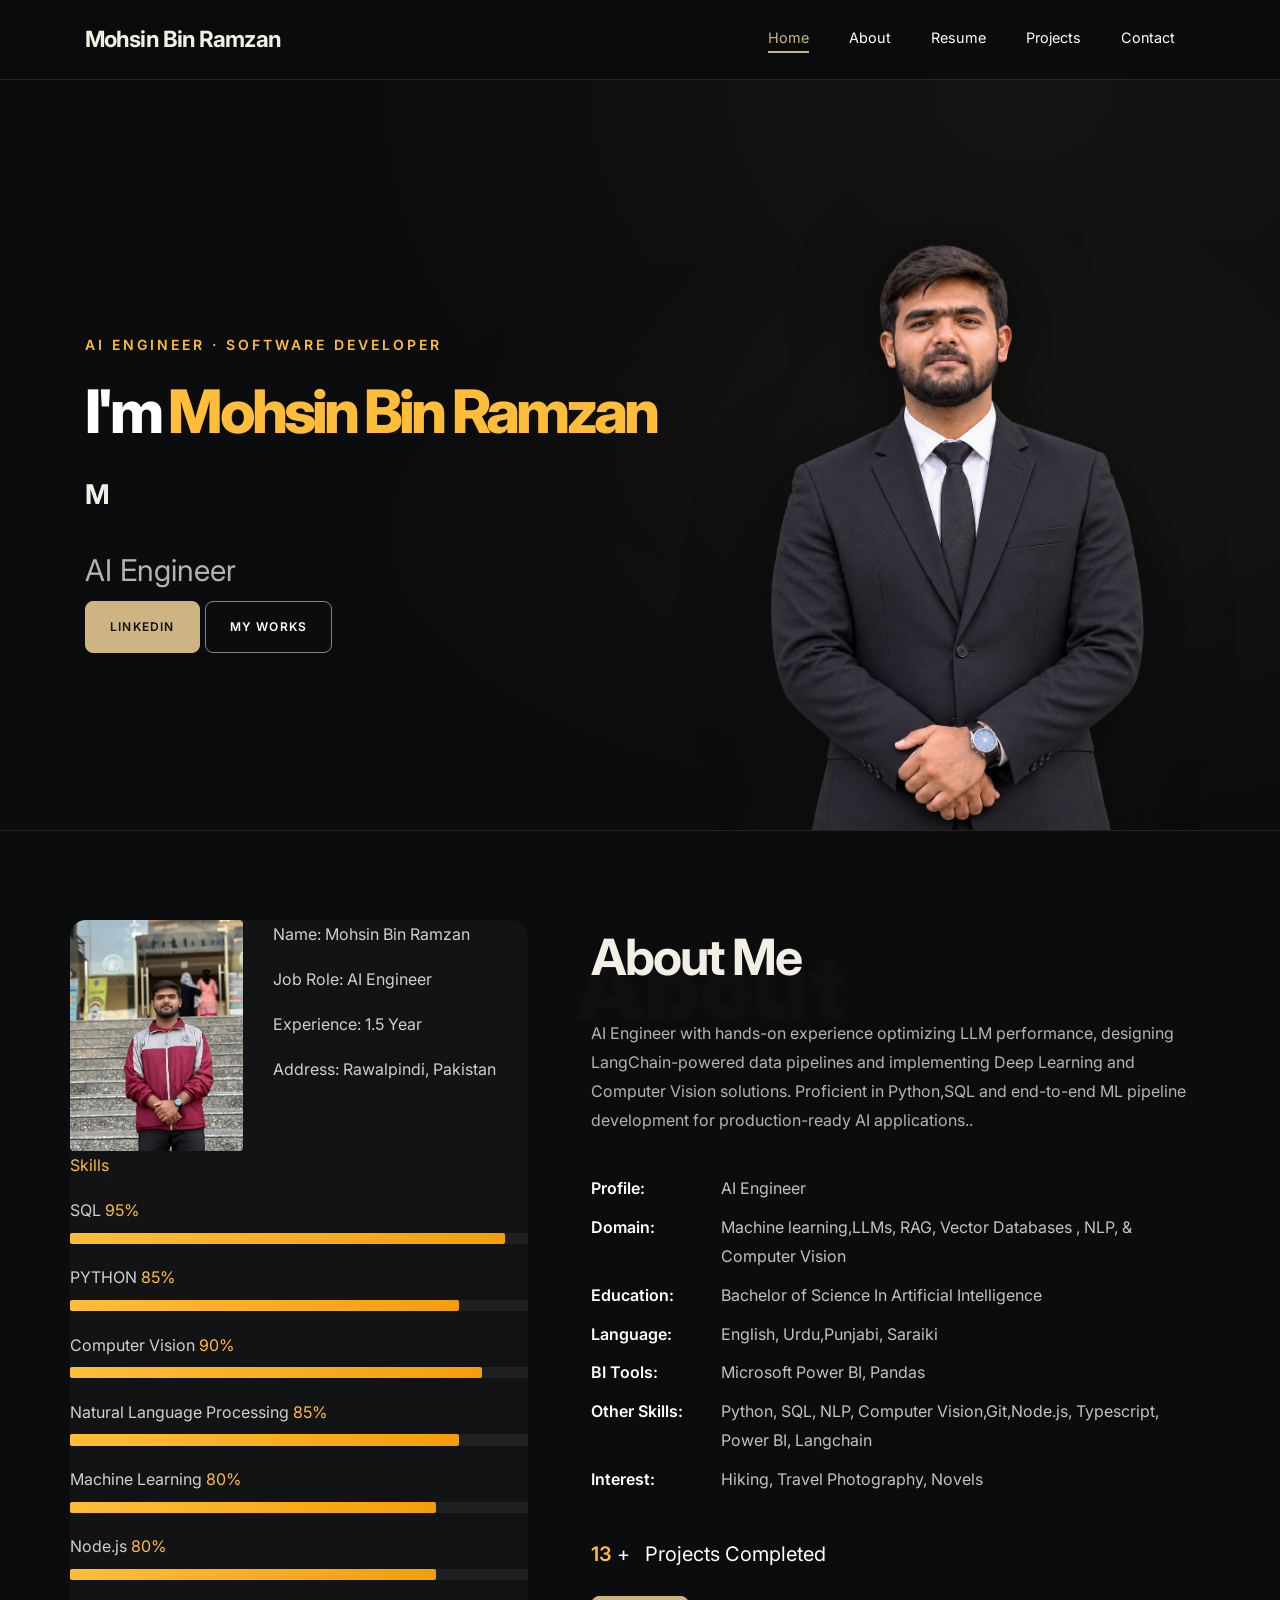
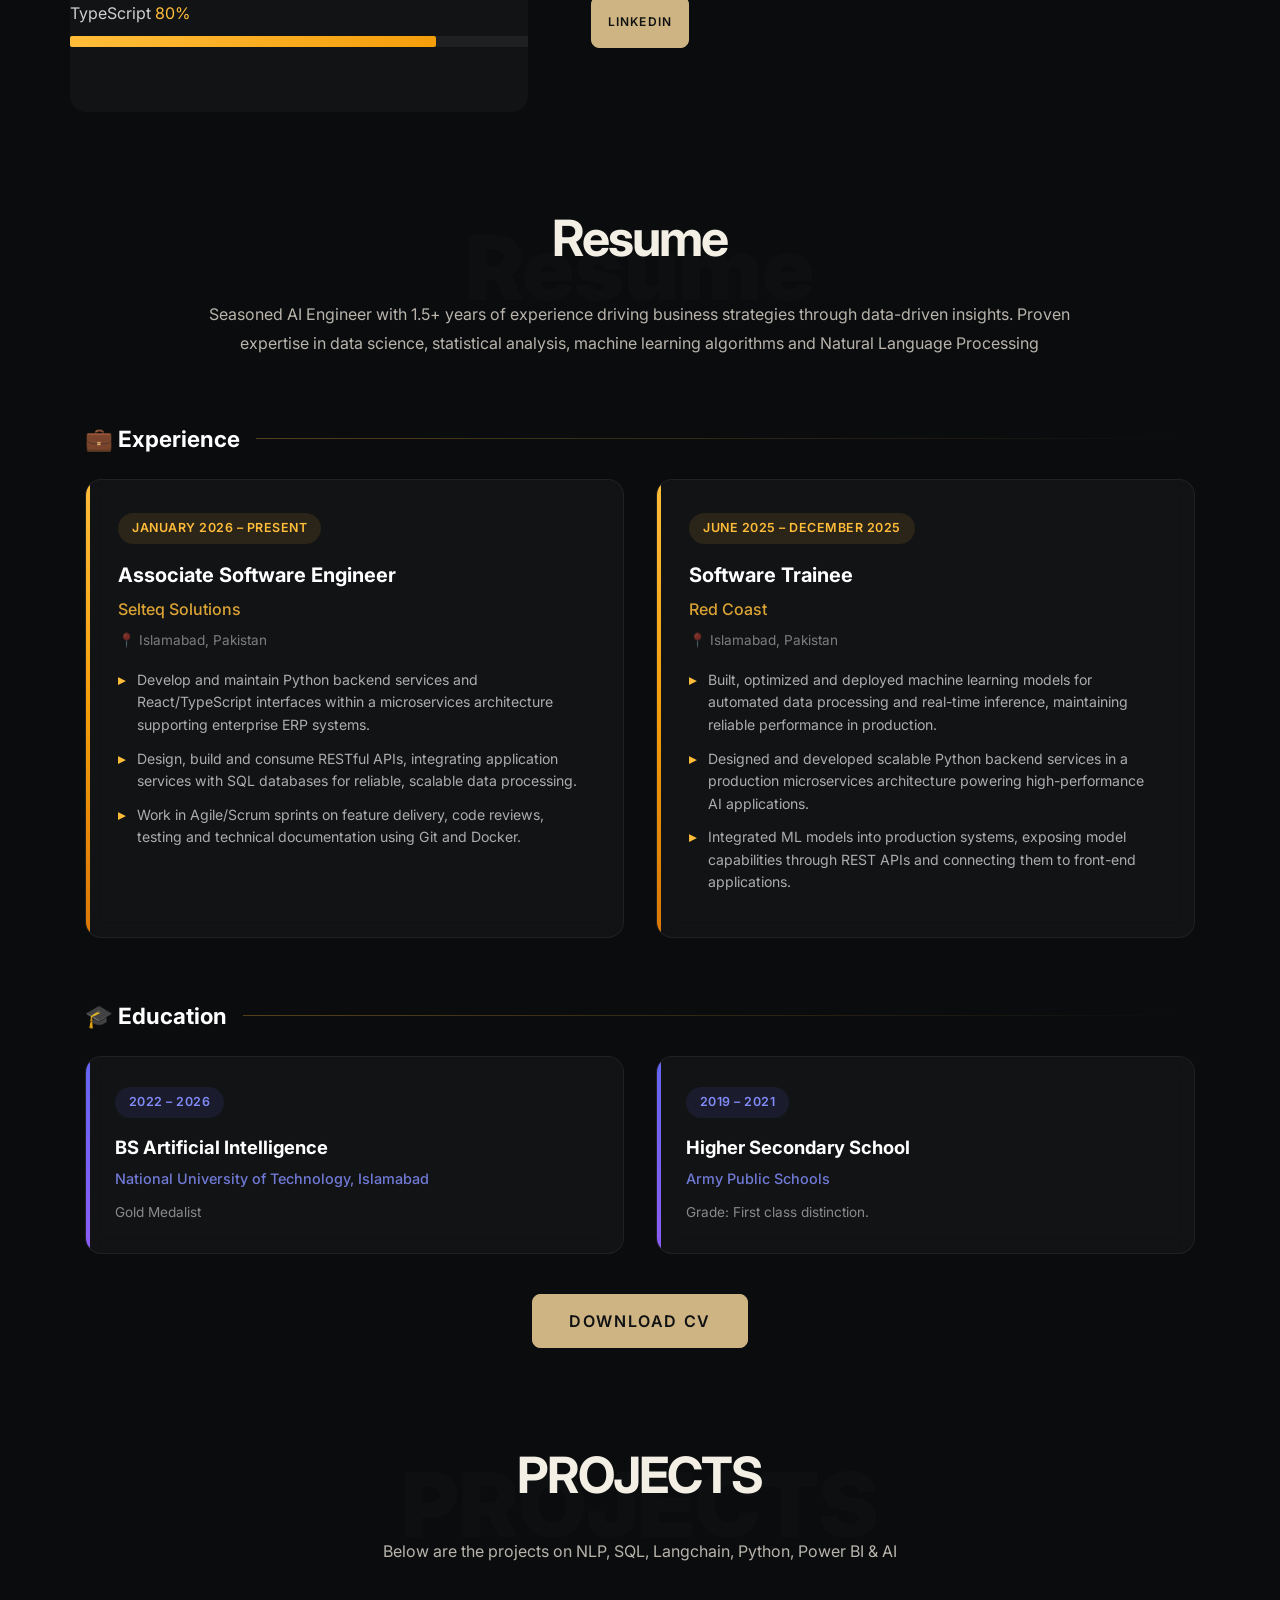
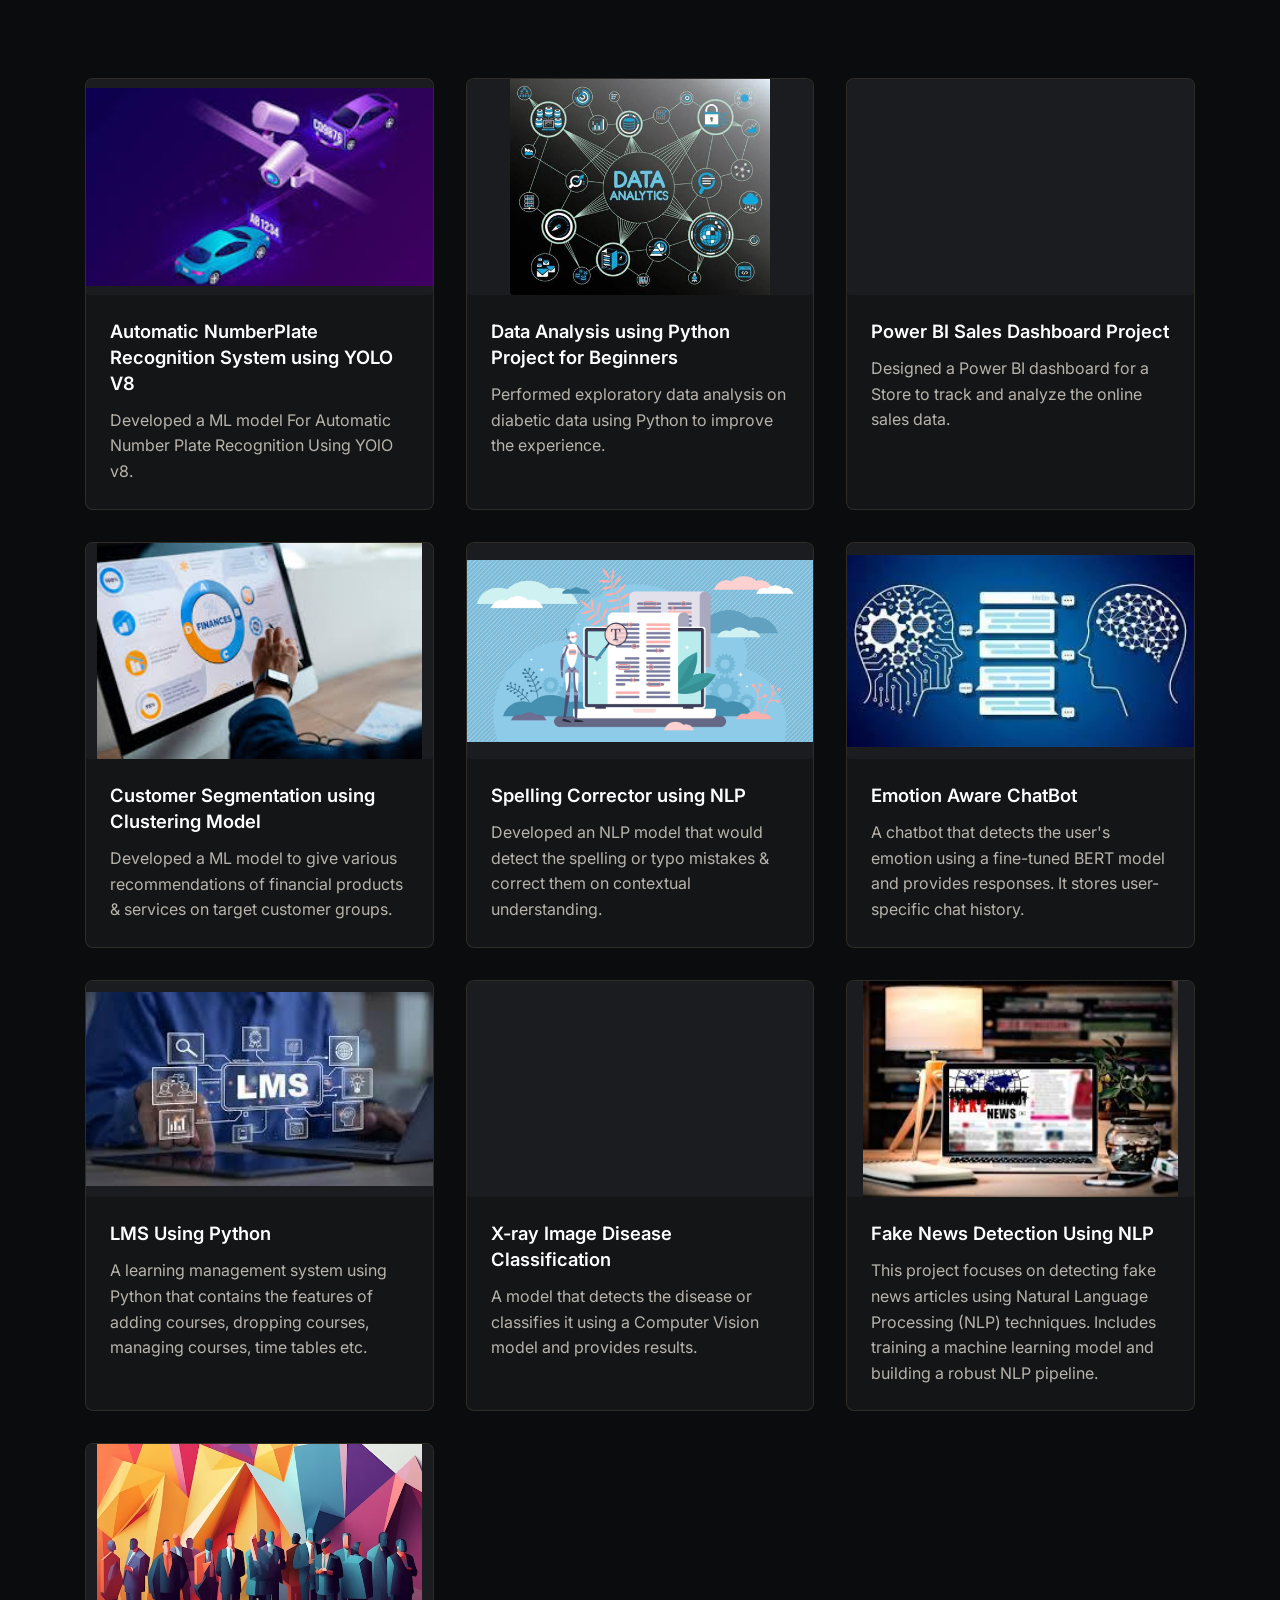
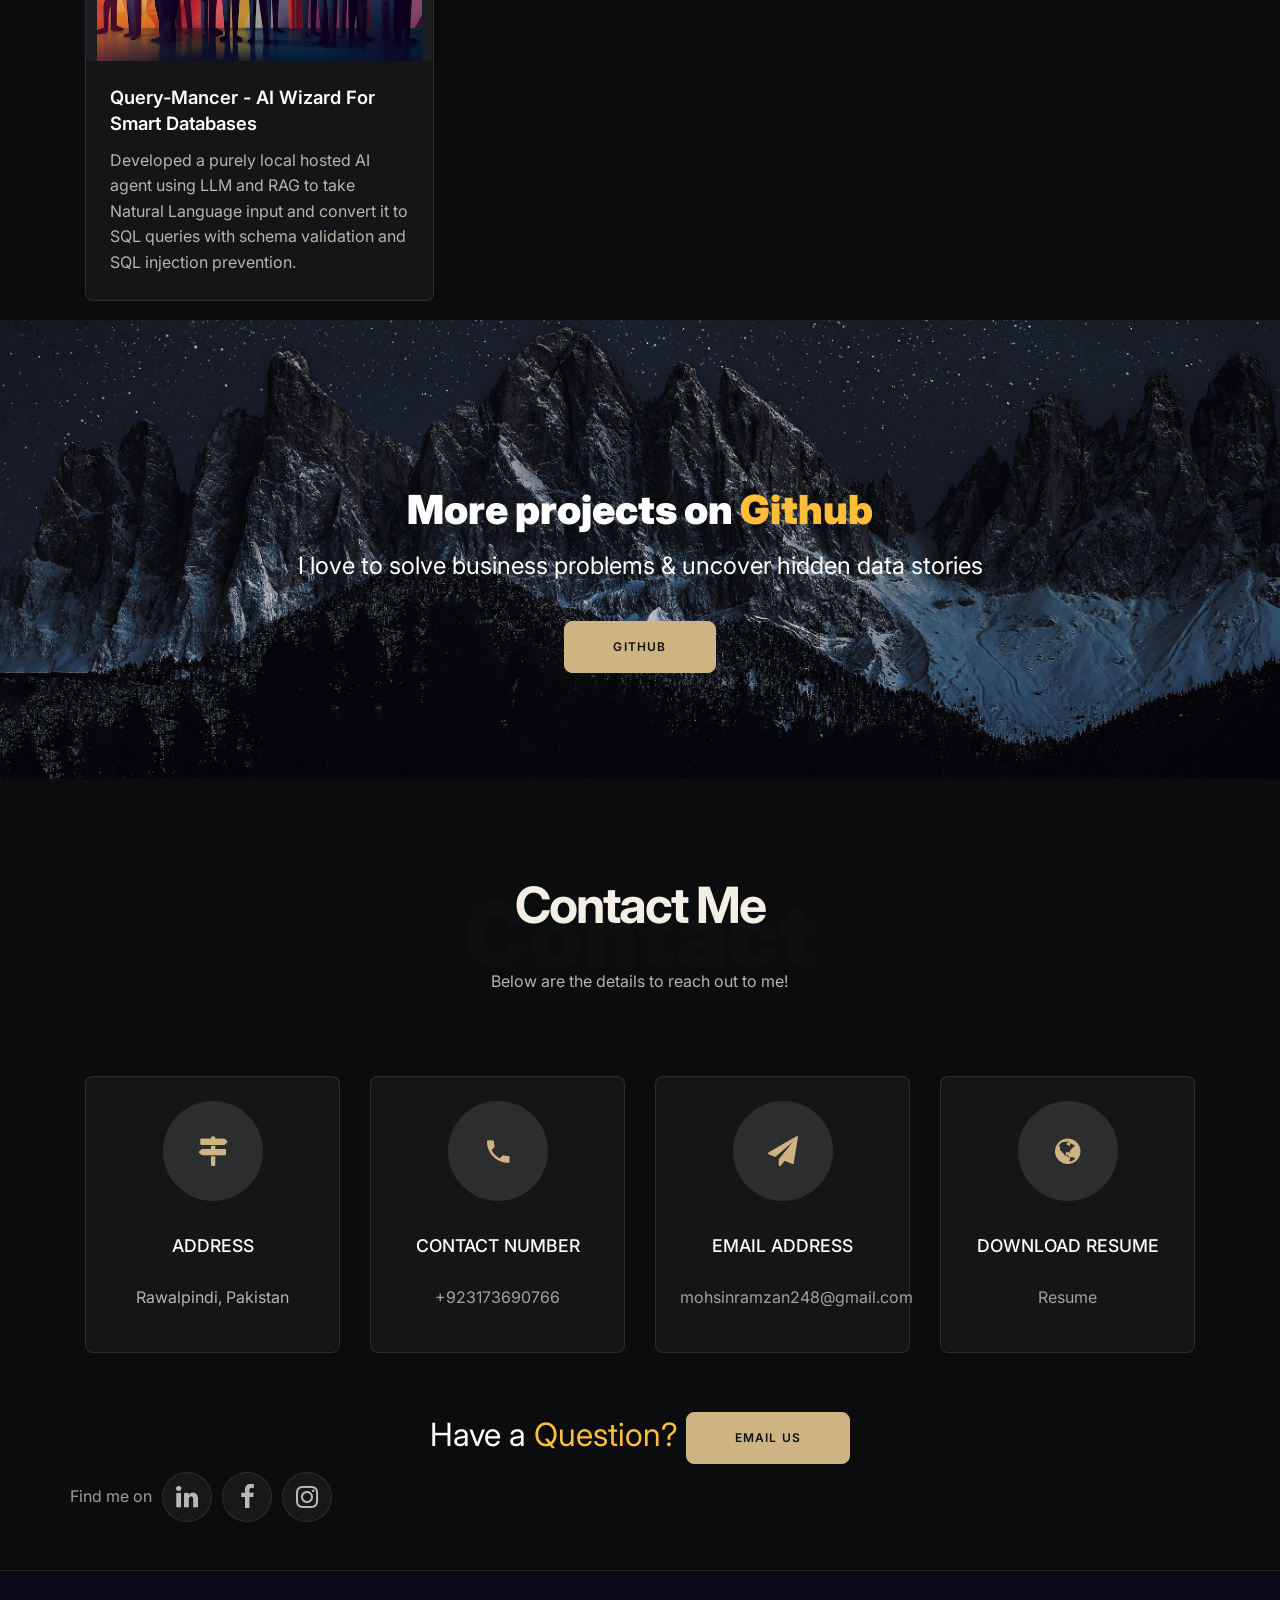
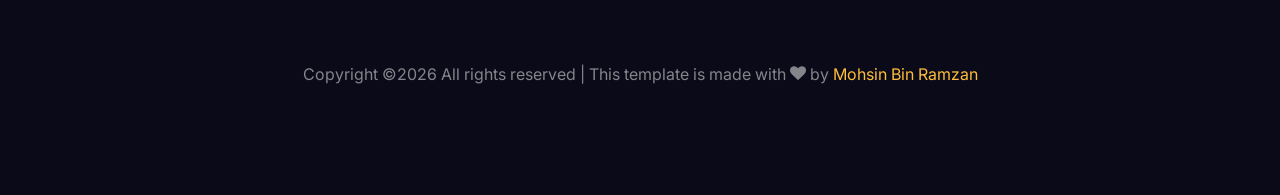
<file: index.html>
<!DOCTYPE html>
<html lang="en">
  <head>
    <title>Mohsin Bin Ramzan Portfolio</title>
    <meta charset="utf-8">
    <meta name="viewport" content="width=device-width, initial-scale=1, shrink-to-fit=no">
    <meta name="description" content="Mohsin Bin Ramzan - AI Engineer & Associate Software Engineer. Portfolio showcasing Machine Learning, NLP, Computer Vision, and Backend Development projects.">
    
    <link href="https://fonts.googleapis.com/css2?family=Inter:wght@300;400;500;600;700;800;900&family=Poppins:wght@100;200;300;400;500;600;700;800;900&display=swap" rel="stylesheet">

    <link rel="stylesheet" href="css/open-iconic-bootstrap.min.css">
    <link rel="stylesheet" href="css/animate.css">
    
    <link rel="stylesheet" href="css/owl.carousel.min.css">
    <link rel="stylesheet" href="css/owl.theme.default.min.css">
    <link rel="stylesheet" href="css/magnific-popup.css">

    <link rel="stylesheet" href="css/aos.css">

    <link rel="stylesheet" href="css/ionicons.min.css">
    
    <link rel="stylesheet" href="css/flaticon.css">
    <link rel="stylesheet" href="css/icomoon.css">
    <link rel="stylesheet" href="css/style.css">



<style>

/* ============================================
   GLOBAL PREMIUM STYLES
============================================ */

body {
  font-family: 'Inter', 'Poppins', sans-serif;
  overflow-x: hidden;
  background: #0a0a1a;
  color: #e0e0e0;
}

::selection {
  background: rgba(255, 189, 57, 0.3);
  color: #fff;
}

/* ============================================
   PARTICLE CANVAS BACKGROUND
============================================ */

#particle-canvas {
  position: fixed;
  top: 0;
  left: 0;
  width: 100%;
  height: 100%;
  z-index: 0;
  pointer-events: none;
}

/* Gradient mesh overlay */
.bg-gradient-mesh {
  position: fixed;
  top: 0;
  left: 0;
  width: 100%;
  height: 100%;
  z-index: 0;
  pointer-events: none;
  background: 
    radial-gradient(ellipse at 20% 50%, rgba(255, 189, 57, 0.04) 0%, transparent 50%),
    radial-gradient(ellipse at 80% 20%, rgba(99, 102, 241, 0.05) 0%, transparent 50%),
    radial-gradient(ellipse at 50% 80%, rgba(16, 185, 129, 0.03) 0%, transparent 50%);
}

/* ============================================
   FLOATING ORB ANIMATIONS
============================================ */

.floating-orbs {
  position: fixed;
  top: 0;
  left: 0;
  width: 100%;
  height: 100%;
  z-index: 0;
  pointer-events: none;
  overflow: hidden;
}

.orb {
  position: absolute;
  border-radius: 50%;
  filter: blur(80px);
  opacity: 0.12;
  animation: orbFloat 20s ease-in-out infinite;
}

.orb-1 {
  width: 400px;
  height: 400px;
  background: linear-gradient(135deg, #ffbd39 0%, #f59e0b 100%);
  top: 10%;
  left: -5%;
  animation-duration: 25s;
}

.orb-2 {
  width: 350px;
  height: 350px;
  background: linear-gradient(135deg, #6366f1 0%, #8b5cf6 100%);
  top: 60%;
  right: -5%;
  animation-duration: 30s;
  animation-delay: -5s;
}

.orb-3 {
  width: 300px;
  height: 300px;
  background: linear-gradient(135deg, #10b981 0%, #059669 100%);
  bottom: 5%;
  left: 30%;
  animation-duration: 22s;
  animation-delay: -10s;
}

.orb-4 {
  width: 250px;
  height: 250px;
  background: linear-gradient(135deg, #ec4899 0%, #f43f5e 100%);
  top: 30%;
  right: 20%;
  animation-duration: 28s;
  animation-delay: -15s;
}

.orb-5 {
  width: 200px;
  height: 200px;
  background: linear-gradient(135deg, #06b6d4 0%, #0ea5e9 100%);
  top: 80%;
  left: 60%;
  animation-duration: 35s;
  animation-delay: -8s;
}

@keyframes orbFloat {
  0%, 100% {
    transform: translate(0, 0) scale(1);
  }
  25% {
    transform: translate(30px, -40px) scale(1.1);
  }
  50% {
    transform: translate(-20px, 20px) scale(0.95);
  }
  75% {
    transform: translate(40px, 30px) scale(1.05);
  }
}

/* ============================================
   SECTION STYLES
============================================ */

.ftco-section {
  position: relative;
  z-index: 1;
  padding: 5rem 0;
}

@media (max-width: 991.98px) {
  .ftco-section {
    padding: 4rem 0;
  }
}

@media (max-width: 767.98px) {
  .ftco-section {
    padding: 3rem 0;
  }
}

@media (max-width: 575.98px) {
  .ftco-section {
    padding: 2.5rem 0;
  }
}

/* Section headings */
.heading-section h2,
.heading-section .big,
.heading-section .big-2 {
  color: #ffffff;
}

.heading-section p {
  color: rgba(255, 255, 255, 0.7);
}

/* ============================================
   ABOUT SECTION
============================================ */

.about-mf .box-shadow-full {
  padding-top: 4rem;
  padding-bottom: 4rem;
}

.about-mf .about-img {
  margin-bottom: 2rem;
}

.about-mf .about-img img {
  margin-left: 10px;
}


.skill-mf .progress {
  /* background-color: #cde1f8; */
  margin: .5rem 0 1.2rem 0;
  border-radius: 0;
  height: .7rem;
}

.skill-mf .progress .progress-bar {
  height: .7rem;
  background-color: #ffbd39;
}


/* Animation styles */
#typing-animation {
  position: relative;
  font-size: 30px;
  font-weight: bold;
  color: rgb(255, 255, 255);
  overflow: hidden;
  white-space: nowrap;
  animation: typing 3s steps(20, end) infinite;
}

#typing-animation:before {
  content: "";
  /* position: absolute; */
  top: 0;
  left: 0;
  width: 0;
  height: 100%;
  background-color: #ccc;
  animation: typing-cursor 0.5s ease-in-out infinite;
}

@keyframes typing {
  from {
    width: 0;
  }
  to {
    width: 100%;
  }
}

@keyframes typing-cursor {
  from {
    width: 5px;
  }
  to {
    width: 0;
  }
}

/* ============================================
   RESPONSIVE DESIGN - ALL BREAKPOINTS
============================================ */

/* Extra small devices (phones, less than 576px) */
@media (max-width: 575.98px) {
  h1, .h1 { font-size: 1.6rem; }
  h2, .h2 { font-size: 1.3rem; }
  h3, .h3 { font-size: 1.1rem; }
  
  .about-mf .box-shadow-full {
    padding-top: 1.5rem;
    padding-bottom: 1.5rem;
  }
  
  .container {
    padding-right: 12px;
    padding-left: 12px;
  }
  
  #typing-animation {
    font-size: 18px;
  }
  
  .big, .big-2 {
    font-size: 1.6rem !important;
  }
  
  .big-4 {
    font-size: 1.3rem !important;
  }

  .hero .text h1 {
    font-size: 1.8rem;
  }
  
  .hero .text h2 {
    font-size: 1.2rem;
  }

  .btn-primary, .btn-white {
    padding: 10px 20px !important;
    font-size: 0.85rem;
  }

  .counter-wrap .text p .number {
    font-size: 2rem;
  }

  .ftco-footer-social li a {
    width: 36px;
    height: 36px;
  }

  .about-info li span:first-child {
    min-width: 80px;
  }

  .img-about {
    min-height: auto !important;
    margin-bottom: 1.5rem;
  }
}

/* Small devices (landscape phones, 576px - 767px) */
@media (min-width: 576px) and (max-width: 767.98px) {
  h1, .h1 { font-size: 1.9rem; }
  h2, .h2 { font-size: 1.5rem; }
  
  .big, .big-2 {
    font-size: 2rem !important;
  }

  #typing-animation {
    font-size: 22px;
  }
}

/* Medium devices (tablets, 768px - 991px) */
@media (min-width: 768px) and (max-width: 991.98px) {
  h1, .h1 { font-size: 2.2rem; }
  h2, .h2 { font-size: 1.7rem; }
}

/* Large devices (desktops, 992px - 1199px) */
@media (min-width: 992px) and (max-width: 1199.98px) {
  .container {
    max-width: 960px;
  }
}

/* Extra large devices (large desktops, 1200px and up) */
@media (min-width: 1200px) {
  .container {
    max-width: 1140px;
  }
}

/* Ultra wide (1400px+) */
@media (min-width: 1400px) {
  .container {
    max-width: 1280px;
  }
}

/* ============================================
   PROJECT CARDS - CSS GRID LAYOUT
============================================ */

.project-grid {
  display: grid;
  grid-template-columns: repeat(3, 1fr);
  gap: 2rem;
  align-items: stretch;
}

/* Tablet: 2 columns */
@media (max-width: 991.98px) {
  .project-grid {
    grid-template-columns: repeat(2, 1fr);
    gap: 1.5rem;
  }
}

/* Mobile: 1 column */
@media (max-width: 575.98px) {
  .project-grid {
    grid-template-columns: 1fr;
    gap: 1.5rem;
  }
}

.project-card {
  background: rgba(255, 255, 255, 0.03);
  border: 1px solid rgba(255, 255, 255, 0.06);
  border-radius: 16px;
  overflow: hidden;
  display: flex;
  flex-direction: column;
  transition: all 0.4s cubic-bezier(0.175, 0.885, 0.32, 1.275);
  backdrop-filter: blur(10px);
  -webkit-backdrop-filter: blur(10px);
}

.project-card:hover {
  transform: translateY(-8px);
  border-color: rgba(255, 189, 57, 0.3);
  box-shadow: 
    0 20px 60px rgba(0, 0, 0, 0.3),
    0 0 40px rgba(255, 189, 57, 0.05);
}

.project-card .card-img {
  height: 200px;
  background-size: cover;
  background-position: center;
  position: relative;
  overflow: hidden;
}

.project-card .card-img::after {
  content: '';
  position: absolute;
  inset: 0;
  background: linear-gradient(180deg, transparent 50%, rgba(10, 10, 26, 0.8) 100%);
}

.project-card .card-img:hover {
  transform: scale(1.05);
  transition: transform 0.5s ease;
}

.project-card .card-body {
  padding: 1.5rem;
  flex-grow: 1;
  display: flex;
  flex-direction: column;
}

.project-card .card-body h3 {
  font-size: 1.05rem;
  font-weight: 600;
  margin-bottom: 0.7rem;
  line-height: 1.4;
}

.project-card .card-body h3 a {
  color: #ffffff;
  text-decoration: none;
  transition: color 0.3s ease;
}

.project-card .card-body h3 a:hover {
  color: #ffbd39;
  text-decoration: none;
}

.project-card .card-body p {
  font-size: 0.88rem;
  color: rgba(255, 255, 255, 0.55);
  line-height: 1.6;
  flex-grow: 1;
  margin-bottom: 0;
}

#section-counter .row.d-md-flex.align-items-center {
  display: none !important;
}

@media (max-width: 575.98px) {
  .project-card .card-img {
    height: 180px;
  }
  .project-card .card-body {
    padding: 1.2rem;
  }
  .project-card .card-body h3 {
    font-size: 0.95rem;
  }
  .project-card .card-body p {
    font-size: 0.82rem;
  }
}

/* ============================================
   EXPERIENCE CARDS - PREMIUM DESIGN
============================================ */

.experience-grid {
  display: grid;
  grid-template-columns: repeat(auto-fit, minmax(340px, 1fr));
  gap: 2rem;
  margin-bottom: 2rem;
}

@media (max-width: 575.98px) {
  .experience-grid {
    grid-template-columns: 1fr;
    gap: 1.5rem;
  }
}

.exp-card {
  background: rgba(255, 255, 255, 0.03);
  border: 1px solid rgba(255, 255, 255, 0.06);
  border-radius: 16px;
  padding: 2rem;
  position: relative;
  overflow: hidden;
  transition: all 0.4s cubic-bezier(0.175, 0.885, 0.32, 1.275);
  backdrop-filter: blur(10px);
  -webkit-backdrop-filter: blur(10px);
}

.exp-card::before {
  content: '';
  position: absolute;
  top: 0;
  left: 0;
  width: 4px;
  height: 100%;
  background: linear-gradient(180deg, #ffbd39 0%, #f59e0b 50%, #d97706 100%);
  border-radius: 4px 0 0 4px;
}

.exp-card:hover {
  transform: translateY(-5px) translateX(3px);
  border-color: rgba(255, 189, 57, 0.2);
  box-shadow: 
    0 15px 40px rgba(0, 0, 0, 0.2),
    0 0 30px rgba(255, 189, 57, 0.04);
}

.exp-card .exp-date {
  display: inline-block;
  font-size: 0.78rem;
  font-weight: 600;
  color: #ffbd39;
  background: rgba(255, 189, 57, 0.1);
  padding: 4px 14px;
  border-radius: 20px;
  margin-bottom: 1rem;
  letter-spacing: 0.5px;
  text-transform: uppercase;
}

.exp-card .exp-title {
  font-size: 1.25rem;
  font-weight: 700;
  color: #ffffff;
  margin-bottom: 0.3rem;
}

.exp-card .exp-company {
  font-size: 1rem;
  font-weight: 500;
  color: rgba(255, 189, 57, 0.85);
  margin-bottom: 0.3rem;
}

.exp-card .exp-location {
  font-size: 0.85rem;
  color: rgba(255, 255, 255, 0.45);
  margin-bottom: 1rem;
}

.exp-card .exp-desc {
  list-style: none;
  padding: 0;
  margin: 0;
}

.exp-card .exp-desc li {
  position: relative;
  padding-left: 1.2rem;
  margin-bottom: 0.7rem;
  font-size: 0.88rem;
  color: rgba(255, 255, 255, 0.65);
  line-height: 1.6;
}

.exp-card .exp-desc li::before {
  content: '▸';
  position: absolute;
  left: 0;
  color: #ffbd39;
  font-weight: bold;
}

@media (max-width: 575.98px) {
  .exp-card {
    padding: 1.5rem;
  }
  .exp-card .exp-title {
    font-size: 1.1rem;
  }
  .exp-card .exp-desc li {
    font-size: 0.82rem;
  }
}

/* Education cards */
.edu-card {
  background: rgba(255, 255, 255, 0.03);
  border: 1px solid rgba(255, 255, 255, 0.06);
  border-radius: 16px;
  padding: 1.8rem;
  position: relative;
  overflow: hidden;
  transition: all 0.4s cubic-bezier(0.175, 0.885, 0.32, 1.275);
  backdrop-filter: blur(10px);
  -webkit-backdrop-filter: blur(10px);
}

.edu-card::before {
  content: '';
  position: absolute;
  top: 0;
  left: 0;
  width: 4px;
  height: 100%;
  background: linear-gradient(180deg, #6366f1 0%, #8b5cf6 100%);
  border-radius: 4px 0 0 4px;
}

.edu-card:hover {
  transform: translateY(-5px) translateX(3px);
  border-color: rgba(99, 102, 241, 0.2);
  box-shadow: 0 15px 40px rgba(0, 0, 0, 0.2);
}

.edu-card .edu-date {
  display: inline-block;
  font-size: 0.78rem;
  font-weight: 600;
  color: #818cf8;
  background: rgba(99, 102, 241, 0.1);
  padding: 4px 14px;
  border-radius: 20px;
  margin-bottom: 1rem;
  letter-spacing: 0.5px;
}

.edu-card .edu-title {
  font-size: 1.15rem;
  font-weight: 700;
  color: #ffffff;
  margin-bottom: 0.3rem;
}

.edu-card .edu-school {
  font-size: 0.9rem;
  font-weight: 500;
  color: rgba(129, 140, 248, 0.85);
  margin-bottom: 0.5rem;
}

.edu-card .edu-grade {
  font-size: 0.85rem;
  color: rgba(255, 255, 255, 0.5);
}

/* ============================================
   SECTION TITLE STYLING
============================================ */

.section-title {
  text-align: center;
  margin-bottom: 3rem;
}

.section-title .big {
  font-size: 3rem;
  font-weight: 800;
  color: rgba(255, 255, 255, 0.03);
  text-transform: uppercase;
  letter-spacing: 5px;
  position: absolute;
  width: 100%;
  left: 0;
  top: -10px;
}

.section-title h2 {
  font-size: 2rem;
  font-weight: 700;
  color: #ffffff;
  position: relative;
}

.section-title h2::after {
  content: '';
  display: block;
  width: 60px;
  height: 3px;
  background: linear-gradient(90deg, #ffbd39, #f59e0b);
  margin: 12px auto 0;
  border-radius: 3px;
}

.section-title p {
  color: rgba(255, 255, 255, 0.55);
  max-width: 600px;
  margin: 1rem auto 0;
  font-size: 0.95rem;
  line-height: 1.7;
}

/* Sub-section titles (Experience, Education) */
.subsection-title {
  display: flex;
  align-items: center;
  gap: 1rem;
  margin-bottom: 1.5rem;
}

.subsection-title h3 {
  font-size: 1.4rem;
  font-weight: 700;
  color: #ffffff;
  margin: 0;
}

.subsection-title::after {
  content: '';
  flex: 1;
  height: 1px;
  background: linear-gradient(90deg, rgba(255, 189, 57, 0.3), transparent);
}

/* ============================================
   NAVBAR IMPROVEMENTS
============================================ */

.ftco_navbar {
  z-index: 100;
  position: relative;
}

.navbar-brand {
  font-weight: 700 !important;
  font-size: 1.4rem !important;
}

/* ============================================
   HERO / HOME SECTION
============================================ */

.hero {
  position: relative;
  z-index: 1;
}

.hero .text h1 span {
  color: #ffbd39;
}

/* ============================================
   CONTACT SECTION
============================================ */

.contact-section .box {
  background: rgba(255, 255, 255, 0.03);
  border: 1px solid rgba(255, 255, 255, 0.06);
  border-radius: 16px;
  transition: all 0.3s ease;
  backdrop-filter: blur(10px);
  -webkit-backdrop-filter: blur(10px);
}

.contact-section .box:hover {
  transform: translateY(-5px);
  border-color: rgba(255, 189, 57, 0.2);
  box-shadow: 0 15px 40px rgba(0, 0, 0, 0.2);
}

.contact-section .box h3 {
  color: #ffffff;
  font-size: 1.1rem;
}

.contact-section .box p, .contact-section .box p a {
  color: rgba(255, 255, 255, 0.6);
}

.contact-section .box p a:hover {
  color: #ffbd39;
  text-decoration: none;
}

.contact-section .icon span {
  color: #ffbd39;
}

/* ============================================
   COUNTER SECTION
============================================ */

#section-counter {
  z-index: 1;
  position: relative;
}

.block-18 .text strong {
  color: #ffffff;
}

.block-18 .text span {
  color: rgba(255, 255, 255, 0.6);
}

/* ============================================
   FOOTER
============================================ */

.ftco-footer {
  background: rgba(10, 10, 26, 0.9) !important;
  border-top: 1px solid rgba(255, 255, 255, 0.05);
  z-index: 1;
  position: relative;
}

.ftco-footer p {
  color: rgba(255, 255, 255, 0.5);
}

.ftco-footer p a {
  color: #ffbd39;
}

/* ============================================
   SOCIAL LINKS
============================================ */

.ftco-footer-social li a {
  background: rgba(255, 255, 255, 0.05) !important;
  border: 1px solid rgba(255, 255, 255, 0.1);
  color: rgba(255, 255, 255, 0.7) !important;
  transition: all 0.3s ease;
}

.ftco-footer-social li a:hover {
  background: rgba(255, 189, 57, 0.15) !important;
  border-color: #ffbd39;
  color: #ffbd39 !important;
  transform: translateY(-3px);
}

.ftco-footer-social .normal-txt {
  color: rgba(255, 255, 255, 0.6);
}

/* ============================================
   BUTTON STYLES
============================================ */

.btn-primary {
  background: linear-gradient(135deg, #ffbd39 0%, #f59e0b 100%) !important;
  border: none !important;
  color: #0a0a1a !important;
  font-weight: 600 !important;
  border-radius: 8px !important;
  transition: all 0.3s ease !important;
}

.btn-primary:hover {
  transform: translateY(-2px) !important;
  box-shadow: 0 10px 30px rgba(255, 189, 57, 0.3) !important;
  background: linear-gradient(135deg, #f59e0b 0%, #d97706 100%) !important;
}

.btn-white {
  border: 2px solid rgba(255, 255, 255, 0.3) !important;
  color: white !important;
  border-radius: 8px !important;
}

.btn-white:hover {
  background: rgba(255, 255, 255, 0.05) !important;
  border-color: #ffbd39 !important;
  color: #ffbd39 !important;
}

/* ============================================
   ABOUT SECTION DARK THEME ADJUSTMENTS
============================================ */

.ftco-about .about-info p span,
.ftco-about .about-info p {
  color: rgba(255, 255, 255, 0.8);
}

.ftco-about .title-s {
  color: #ffbd39;
}

.ftco-about .about-info li span:first-child {
  color: #ffbd39;
  font-weight: 600;
}

.ftco-about .about-info li span:last-child {
  color: rgba(255, 255, 255, 0.75);
}

.skill-mf p, .skill-mf span {
  color: rgba(255, 255, 255, 0.8);
}

.skill-mf .pull-right {
  color: #ffbd39;
}

.skill-mf .progress {
  background: rgba(255, 255, 255, 0.08);
}

.skill-mf .progress .progress-bar {
  background: linear-gradient(90deg, #ffbd39, #f59e0b) !important;
}

.img-about {
  background: rgba(255, 255, 255, 0.03);
  border-radius: 16px;
  overflow: hidden;
}

.counter-wrap .text p {
  color: rgba(255, 255, 255, 0.8);
}

.counter-wrap .text .number {
  color: #ffbd39;
}

/* ============================================
   "HIRE ME" / CTA SECTION
============================================ */

.ftco-hireme {
  z-index: 1;
  position: relative;
}

.ftco-hireme h2, .ftco-hireme h4 {
  color: #ffffff;
}

.ftco-hireme h2 span {
  color: #ffbd39;
}

/* ============================================
   DOWNLOAD CV BUTTON
============================================ */

.cv-btn-wrap {
  text-align: center;
  margin-top: 2.5rem;
}

.cv-btn-wrap .btn-primary {
  font-size: 1rem;
  padding: 14px 36px !important;
}

/* ============================================
   SMOOTH TRANSITIONS
============================================ */

a, button {
  transition: all 0.3s ease !important;
}

a:hover, a:focus {
  transition: all 0.3s ease;
}

/* project image zoom effect */
.zoom-effect {
  overflow: hidden;
  transition: transform 0.3s ease-out;
}

.zoom-effect:hover {
  transform: scale(1.1);
}

/* ============================================
   ASK/QUESTION SECTION
============================================ */

.question-section h2 {
  color: #ffffff;
}

.question-section h2 span {
  color: #ffbd39;
}

/* ============================================
   LOADER
============================================ */

#ftco-loader {
  z-index: 9999;
}


/* Portrait beside the animated introduction; stacked on smaller screens. */
#home-section .slider-text {
  display: flex;
  align-items: center !important;
  justify-content: space-between !important;
  height: auto !important;
  min-height: 750px;
}
#home-section .slider-text .hero-intro {
  position: relative;
  inset: auto;
  width: 54%;
  flex: 0 0 54%;
  padding: 100px 20px 60px 0;
  margin: 0;
  z-index: 2;
}
#home-section .slider-text .hero-intro .text {
  position: relative;
  inset: auto;
  transform: none;
  width: 100%;
  max-width: 100%;
  padding: 0;
}
#home-section .slider-text .hero-portrait {
  position: relative;
  width: 44%;
  flex: 0 0 44%;
  align-self: flex-end;
  display: flex;
  justify-content: center;
  z-index: 1;
  pointer-events: none;
}
#home-section .hero-portrait img {
  display: block;
  width: auto;
  max-width: 100%;
  height: auto;
  max-height: 660px;
  object-fit: contain;
  object-position: center bottom;
  filter: drop-shadow(0 0 32px rgba(255, 189, 57, 0.12));
}
@media (max-width: 991.98px) {
  #home-section .slider-text {
    flex-direction: column;
    min-height: 0;
    padding-top: 100px;
    text-align: center;
  }
  #home-section .slider-text .hero-intro {
    width: 100%;
    flex: 0 0 auto;
    padding: 28px 0 30px;
  }
  #home-section .slider-text .hero-portrait {
    width: 100%;
    flex: 0 0 auto;
    order: 2;
    align-self: center;
  }
  #home-section .hero-portrait img {
    max-height: 460px;
    max-width: 90%;
  }
}
@media (max-width: 575.98px) {
  #home-section .hero-portrait img { max-height: 380px; }
}

</style>
    <link rel="stylesheet" href="css/premium.css">


  </head>
  <body data-spy="scroll" data-target=".site-navbar-target" data-offset="300">
	  
	  <!-- Particle Canvas Background -->
	  <canvas id="cursor-stars" aria-hidden="true"></canvas>
	  
	  <!-- Floating Gradient Orbs -->
	  <div class="floating-orbs">
		  <div class="orb orb-1"></div>
		  <div class="orb orb-2"></div>
		  <div class="orb orb-3"></div>
		  <div class="orb orb-4"></div>
		  <div class="orb orb-5"></div>
	  </div>
	  
	  <!-- Gradient Mesh Overlay -->
	  <div class="bg-gradient-mesh"></div>
	  
    <nav class="navbar navbar-expand-lg navbar-dark ftco_navbar ftco-navbar-light site-navbar-target" id="ftco-navbar">
	    <div class="container">
	      <a class="navbar-brand" href="index.html">Mohsin Bin Ramzan</a>
	      <button class="navbar-toggler js-fh5co-nav-toggle fh5co-nav-toggle" type="button" data-toggle="collapse" data-target="#ftco-nav" aria-controls="ftco-nav" aria-expanded="false" aria-label="Toggle navigation">
	        <span class="oi oi-menu"></span> Menu
	      </button>

	      <div class="collapse navbar-collapse" id="ftco-nav">
	        <ul class="navbar-nav nav ml-auto">
	          <li class="nav-item"><a href="#home-section" class="nav-link"><span>Home</span></a></li>
	          <li class="nav-item"><a href="#about-section" class="nav-link"><span>About</span></a></li>
	          <li class="nav-item"><a href="#resume-section" class="nav-link"><span>Resume</span></a></li>
	          <li class="nav-item"><a href="#project-section" class="nav-link"><span>Projects</span></a></li>
	          <li class="nav-item"><a href="#contact-section" class="nav-link"><span>Contact</span></a></li>
	        </ul>
	      </div>
	    </div>
	  </nav>

	  <section id="home-section" class="hero">
		  <div class="home-slider owl-carousel">
	       <div class="slider-item">
	      	<div class="overlay"></div>
	         <div class="container">
	          <div class="row d-md-flex no-gutters slider-text align-items-end justify-content-end" data-scrollax-parent="true">
	          	<div class="one-third order-md-last hero-portrait">
                  <img src="images/mohsin-hero-transparent.png" alt="Mohsin Bin Ramzan wearing a black suit" fetchpriority="high" decoding="async">
                </div>
		          <div class="one-forth d-flex align-items-center ftco-animate hero-intro">
		          	<div class="text">
                    <span class="subheading">AI ENGINEER · SOFTWARE DEVELOPER</span>
			            <h1 class="mb-4 mt-3">I'm <span>Mohsin Bin Ramzan</span></h1>

						<!-- Element to contain animated typing -->
						<span id="typing-animation"></span>

						<script>

						// Initialize the typing animation
						const typingAnimationElement = document.getElementById('typing-animation');

						// Create an array of typing text
						const typingTexts = [
						'Data Analyst  ',
						'Machine Learning Engineer  ',
						'NLP Engineer   ',
						];

						// Create a function to display the typing animation for a given text
						function playTypingAnimation(text) {
						// Loop through each character and add it to the element
						for (let i = 0; i < text.length; i++) {
							setTimeout(() => {
							typingAnimationElement.textContent += text[i];
							}, i * 200); // Increase the delay to slow down the typing animation
						}

						// Once the animation is complete, reset the text and start over
						setTimeout(() => {
							typingAnimationElement.textContent = '';
							playTypingAnimation(typingTexts[(typingTexts.indexOf(text) + 1) % typingTexts.length]);
						}, text.length * 200);
						}

						// Start the typing animation loop
						playTypingAnimation(typingTexts[0]);

						</script>

						<br>
						<br>
			            <h2>AI Engineer</h2>
						<!-- <h2 class="d-flex" style="margin-bottom: 0">With over 1.5 years of experience</h2> -->
						<!-- <br> -->
			            <p><a href="https://pk.linkedin.com/in/mohsin-bin-ramzan-702287271" class="btn btn-primary py-3 px-4">Linkedin</a> 
							<a href="https://github.com/MOHSINBINRAMZAN" class="btn btn-white btn-outline-white py-3 px-4">My works</a></p>
		            </div>
		          </div>
	        	</div>
	        </div>
	      </div>
		</div>
    </section>



    <section class="ftco-about img ftco-section ftco-no-pb" id="about-section">
    	<div class="container">
			<div class="row">
				<div class="row d-flex align-items-stretch">
				<!-- <div class="row d-flex"> -->
					<div class="col-md-6 col-lg-5 d-flex">
						<div class="img-about img d-flex align-items-stretch">
							<div class="overlay">
								<div class="row">
									<div class="col-sm-6 col-md-5">
									  <div class="about-img">
										<img src="images/WhatsApp Image 2025-01-08 at 15.32.08_ad26232e.jpg" class="img-fluid rounded b-shadow-a" alt="Portrait of Mohsin Bin Ramzan" loading="lazy" decoding="async">
									  </div>
									</div>
									<!-- Details next to profile image -->
									<div class="col-sm-6 col-md-7">
									  <div class="about-info">
										<p><span class="title-s">Name: </span> <span>Mohsin Bin Ramzan</span></p>
										<p><span class="title-s">Job Role: </span> <span>AI Engineer</span></p>
										<p><span class="title-s">Experience: </span> <span>1.5 Year </span></p>
										<p><span class="title-s">Address: </span> <span>Rawalpindi, Pakistan</span></p>
									  </div>
									</div>
								  </div>

								<div class="skill-mf">
									<p class="title-s">Skills</p>
									<span>SQL</span> <span class="pull-right">95%</span>
									<div class="progress">
										<div class="progress-bar" role="progressbar" style="width: 95%;" aria-valuenow="95" aria-valuemin="0"
											aria-valuemax="100"></div>
									</div>
									
									<span>PYTHON</span> <span class="pull-right">85%</span>
									<div class="progress">
										<div class="progress-bar" role="progressbar" style="width: 85%" aria-valuenow="85" aria-valuemin="0"
											aria-valuemax="100"></div>
									</div>
									
									<span>Computer Vision</span> <span class="pull-right">90%</span>
									<div class="progress">
										<div class="progress-bar" role="progressbar" style="width: 90%" aria-valuenow="90" aria-valuemin="0"
											aria-valuemax="100"></div>
									</div>
									
									<span>Natural Language Processing</span> <span class="pull-right">85%</span>
									<div class="progress">
										<div class="progress-bar" role="progressbar" style="width: 85%" aria-valuenow="85" aria-valuemin="0"
											aria-valuemax="100"></div>
									</div>
									
									<span>Machine Learning</span> <span class="pull-right">80%</span>
									<div class="progress">
										<div class="progress-bar" role="progressbar" style="width: 80%" aria-valuenow="80" aria-valuemin="0"
											aria-valuemax="100"></div>
									</div>
                  <span>Node.js</span> <span class="pull-right">80%</span>
                  <div class="progress">
                    <div class="progress-bar" role="progressbar" style="width: 80%" aria-valuenow="80" aria-valuemin="0"
                      aria-valuemax="100"></div>
                  </div>
                  <span>TypeScript</span> <span class="pull-right">80%</span>
                  <div class="progress">
                    <div class="progress-bar" role="progressbar" style="width: 80%" aria-valuenow="80" aria-valuemin="0"
                      aria-valuemax="100"></div>
                  </div>
								</div>
							</div>
						</div>
					</div>
					
					<div class="col-md-6 col-lg-7 pl-lg-5 pb-5">
						<div class="row justify-content-start pb-3">
							<div class="col-md-12 heading-section ftco-animate">
								
								<h1 class="big">About</h1>
								<h2 class="mb-4">About Me</h2>
								
								<p> AI Engineer with hands-on experience optimizing LLM performance, designing 
									LangChain-powered data pipelines and implementing Deep Learning and Computer Vision solutions. Proficient 
									in Python,SQL and end-to-end ML pipeline development for production-ready AI applications..</p>
								<ul class="about-info mt-4 px-md-0 px-2">
									<li class="d-flex"><span>Profile:</span> <span>AI Engineer</span></li>
									<li class="d-flex"><span>Domain:</span> <span>Machine learning,LLMs, RAG, Vector Databases , NLP,  &amp; Computer Vision</span></li>
									<li class="d-flex"><span>Education:</span> <span>Bachelor of Science In Artificial Intelligence</span></li>
									<li class="d-flex"><span>Language:</span> <span>English, Urdu,Punjabi, Saraiki</span></li>
									<li class="d-flex"><span>BI Tools:</span> <span>Microsoft Power BI, Pandas </span></li>
									<li class="d-flex"><span>Other Skills:</span> <span>Python, SQL, NLP, Computer Vision,Git,Node.js, Typescript, Power BI, Langchain </span></li>
									<li class="d-flex"><span>Interest:</span> <span>Hiking, Travel Photography, Novels</span></li>
									
								</ul>
							</div>
						</div>


						<div class="counter-wrap ftco-animate d-flex mt-md-3">
							<div class="text">
								<p class="mb-4">
									<span class="number" data-number="41">0</span> <span>+</span>
									<span>&nbsp; Projects Completed</span>
								</p>
								<p><a href="https://pk.linkedin.com/in/mohsin-bin-ramzan-702287271/" class="btn btn-primary py-3 px-3">LinkedIn</a></p>
							</div>
						</div>
					</div>
				</div>
			</div>
		</div>
    </section>



	
    <section class="ftco-section ftco-no-pb" id="resume-section">
    	<div class="container">
    		<div class="row justify-content-center pb-5">
          <div class="col-md-10 heading-section text-center ftco-animate">
          	<h1 class="big big-2">Resume</h1>
            <h2 class="mb-4">Resume</h2>
            <p>Seasoned AI Engineer with 1.5+ years of experience driving business strategies through data-driven insights. Proven expertise in data science, statistical analysis, machine learning algorithms and Natural Language Processing </p>
          </div>
        </div>

		<!-- Experience Section -->
		<div class="subsection-title ftco-animate">
			<h3>💼 Experience</h3>
		</div>

		<div class="experience-grid">
			<div class="exp-card ftco-animate">
				<span class="exp-date">January 2026 – Present</span>
				<h4 class="exp-title">Associate Software Engineer</h4>
				<div class="exp-company">Selteq Solutions</div>
				<div class="exp-location">📍 Islamabad, Pakistan</div>
				<ul class="exp-desc">
					<li>Develop and maintain Python backend services and React/TypeScript interfaces within a microservices architecture supporting enterprise ERP systems.</li>
					<li>Design, build and consume RESTful APIs, integrating application services with SQL databases for reliable, scalable data processing.</li>
					<li>Work in Agile/Scrum sprints on feature delivery, code reviews, testing and technical documentation using Git and Docker.</li>
				</ul>
			</div>

			<div class="exp-card ftco-animate">
				<span class="exp-date">June 2025 – December 2025</span>
				<h4 class="exp-title">Software Trainee</h4>
				<div class="exp-company">Red Coast</div>
				<div class="exp-location">📍 Islamabad, Pakistan</div>
				<ul class="exp-desc">
					<li>Built, optimized and deployed machine learning models for automated data processing and real-time inference, maintaining reliable performance in production.</li>
					<li>Designed and developed scalable Python backend services in a production microservices architecture powering high-performance AI applications.</li>
					<li>Integrated ML models into production systems, exposing model capabilities through REST APIs and connecting them to front-end applications.</li>
				</ul>
			</div>
		</div>

		<br>

		<!-- Education Section -->
		<div class="subsection-title ftco-animate">
			<h3>🎓 Education</h3>
		</div>

		<div class="experience-grid">
			<div class="edu-card ftco-animate">
				<span class="edu-date">2022 – 2026</span>
				<h4 class="edu-title">BS Artificial Intelligence</h4>
				<div class="edu-school">National University of Technology, Islamabad</div>
				<div class="edu-grade">Gold Medalist</div>
			</div>

			<div class="edu-card ftco-animate">
				<span class="edu-date">2019 – 2021</span>
				<h4 class="edu-title">Higher Secondary School</h4>
				<div class="edu-school">Army Public Schools</div>
				<div class="edu-grade">Grade: First class distinction.</div>
			</div>
		</div>

		<div class="cv-btn-wrap ftco-animate">
			<a href="https://drive.google.com/drive/folders/1zWa5_FUb2DfgqWUb1CC6iqA6hHnXabPF" class="btn btn-primary py-4 px-5">Download CV</a>
		</div>

    	</div>
    </section>

   

    <section class="ftco-section" id="project-section">
      <div class="container">
        <div class="row justify-content-center mb-5 pb-5">
          <div class="col-md-7 heading-section text-center ftco-animate">
            <h1 class="big big-2">PROJECTS</h1>
            <h2 class="mb-4">PROJECTS</h2>
            <p>Below are the projects on NLP, SQL, Langchain, Python, Power BI &amp; AI</p>
          </div>
        </div>

        <!-- Project Grid -->
        <div class="project-grid">

          <!-- Project 1 -->
          <div class="project-card ftco-animate">
            <a href="https://github.com/MOHSINBINRAMZAN/ANPR-automatic-number-plate-recognition-" class="card-img" aria-label="View ANPR automatic number plate recognition  project"><img src="images/proj_1.jpeg" alt="ANPR automatic number plate recognition  project preview" loading="lazy" decoding="async"></a>
            <div class="card-body">
              <h3><a href="https://github.com/MOHSINBINRAMZAN/ANPR-automatic-number-plate-recognition-">Automatic NumberPlate Recognition System using YOLO V8</a></h3>
              <p>Developed a ML model For Automatic Number Plate Recognition Using YOlO v8.</p>
            </div>
          </div>

          <!-- Project 2 -->
          <div class="project-card ftco-animate">
            <a href="https://github.com/MOHSINBINRAMZAN/diabetic-data-preprocessing" class="card-img" aria-label="View diabetic data preprocessing project"><img src="images/proj_2.jpeg" alt="diabetic data preprocessing project preview" loading="lazy" decoding="async"></a>
            <div class="card-body">
              <h3><a href="https://github.com/MOHSINBINRAMZAN/diabetic-data-preprocessing">Data Analysis using Python Project for Beginners</a></h3>
              <p>Performed exploratory data analysis on diabetic data using Python to improve the experience.</p>
            </div>
          </div>

          <!-- Project 3 -->
          <div class="project-card ftco-animate">
            <a href="https://github.com/MOHSINBINRAMZAN/E-commerce-dashboard" class="card-img" aria-label="View E commerce dashboard project"><img src="images/proj_3.jpg" alt="E commerce dashboard project preview" loading="lazy" decoding="async"></a>
            <div class="card-body">
              <h3><a href="https://github.com/MOHSINBINRAMZAN/E-commerce-dashboard">Power BI Sales Dashboard Project</a></h3>
              <p>Designed a Power BI dashboard for a Store to track and analyze the online sales data.</p>
            </div>
          </div>
			
          <!-- Project 4 -->
          <div class="project-card ftco-animate">
            <a href="https://github.com/MOHSINBINRAMZAN/customer-segmentation-for-market-analysis" class="card-img" aria-label="View customer segmentation for market analysis project"><img src="images/bank.jpg" alt="customer segmentation for market analysis project preview" loading="lazy" decoding="async"></a>
            <div class="card-body">
              <h3><a href="https://github.com/MOHSINBINRAMZAN/customer-segmentation-for-market-analysis">Customer Segmentation using Clustering Model</a></h3>
              <p>Developed a ML model to give various recommendations of financial products &amp; services on target customer groups.</p>
            </div>
          </div>

          <!-- Project 5 -->
          <div class="project-card ftco-animate">
            <a href="https://github.com/MOHSINBINRAMZAN/Spelling-Corrector-Using-NLP" class="card-img" aria-label="View Spelling Corrector Using NLP project"><img src="spelling.jpg" alt="Spelling Corrector Using NLP project preview" loading="lazy" decoding="async"></a>
            <div class="card-body">
              <h3><a href="https://github.com/MOHSINBINRAMZAN/Spelling-Corrector-Using-NLP">Spelling Corrector using NLP</a></h3>
              <p>Developed an NLP model that would detect the spelling or typo mistakes &amp; correct them on contextual understanding.</p>
            </div>
          </div>

          <!-- Project 6 -->
          <div class="project-card ftco-animate">
            <a href="https://github.com/MOHSINBINRAMZAN/Emotion-Aware-Chatbot" class="card-img" aria-label="View Emotion Aware Chatbot project"><img src="SENTIMENT ANALYSIS.jpg" alt="Emotion Aware Chatbot project preview" loading="lazy" decoding="async"></a>
            <div class="card-body">
              <h3><a href="https://github.com/MOHSINBINRAMZAN/Emotion-Aware-Chatbot">Emotion Aware ChatBot</a></h3>
              <p>A chatbot that detects the user's emotion using a fine-tuned BERT model and provides responses. It stores user-specific chat history.</p>
            </div>
          </div>

          <!-- Project 7 -->
          <div class="project-card ftco-animate">
            <a href="https://github.com/MOHSINBINRAMZAN/LMS-using-python-Sqlite" class="card-img" aria-label="View LMS using python Sqlite project"><img src="LMS2.jpg" alt="LMS using python Sqlite project preview" loading="lazy" decoding="async"></a>
            <div class="card-body">
              <h3><a href="https://github.com/MOHSINBINRAMZAN/LMS-using-python-Sqlite">LMS Using Python</a></h3>
              <p>A learning management system using Python that contains the features of adding courses, dropping courses, managing courses, time tables etc.</p>
            </div>
          </div>

          <!-- Project 8 -->
          <div class="project-card ftco-animate">
            <a href="https://github.com/MOHSINBINRAMZAN/X-ray-images-disease-classification" class="card-img" aria-label="View X ray images disease classification project"><img src="medical-professionals-examining-x-ray.jpg" alt="X ray images disease classification project preview" loading="lazy" decoding="async"></a>
            <div class="card-body">
              <h3><a href="https://github.com/MOHSINBINRAMZAN/X-ray-images-disease-classification">X-ray Image Disease Classification</a></h3>
              <p>A model that detects the disease or classifies it using a Computer Vision model and provides results.</p>
            </div>
          </div>

          <!-- Project 9 -->
          <div class="project-card ftco-animate">
            <a href="https://github.com/MOHSINBINRAMZAN/Fake-News-Detection-using-NLP-main" class="card-img" aria-label="View Fake News Detection using NLP main project"><img src="images/fake news.jpg" alt="Fake News Detection using NLP main project preview" loading="lazy" decoding="async"></a>
            <div class="card-body">
              <h3><a href="https://github.com/MOHSINBINRAMZAN/Fake-News-Detection-using-NLP-main">Fake News Detection Using NLP</a></h3>
              <p>This project focuses on detecting fake news articles using Natural Language Processing (NLP) techniques. Includes training a machine learning model and building a robust NLP pipeline.</p>
            </div>
          </div>

          <!-- Project 10 -->
          <div class="project-card ftco-animate">
            <a href="https://github.com/MOHSINBINRAMZAN/Query-Mancer-Main" class="card-img" aria-label="View Query Mancer Main project"><img src="images/proj_5.jpg" alt="Query Mancer Main project preview" loading="lazy" decoding="async"></a>
            <div class="card-body">
              <h3><a href="https://github.com/MOHSINBINRAMZAN/QueryMancer--FYP">Query-Mancer - AI Wizard For Smart Databases</a></h3>
              <p>Developed a purely local hosted AI agent using LLM and RAG to take Natural Language input and convert it to SQL queries with schema validation and SQL injection prevention.</p>
            </div>
          </div>

        </div>
	  </div>
    </section>

	<section class="ftco-section ftco-no-pt ftco-no-pb ftco-counter img" id="section-counter">
      <div class="container">
		<div class="row d-md-flex align-items-center">
          <div class="col-md d-flex justify-content-center counter-wrap ftco-animate">
            <div class="block-18">
              <div class="text">
                <strong class="number" data-number="20">0</strong>
                <span>Achievements</span>
              </div>
            </div>
          </div>
          <div class="col-md d-flex justify-content-center counter-wrap ftco-animate">
            <div class="block-18">
              <div class="text">
                <strong class="number" data-number="40">0</strong>
                <span>Projects</span>
              </div>
            </div>
          </div>
          <div class="col-md d-flex justify-content-center counter-wrap ftco-animate">
            <div class="block-18">
              <div class="text">
                <strong class="number" data-number="10">0</strong>
                <span>Mentored Students</span>
              </div>
            </div>
          </div>
          <div class="col-md d-flex justify-content-center counter-wrap ftco-animate">
            <div class="block-18">
              <div class="text">
                <strong class="number" data-number="500">0</strong>
                <span>Cups of Tea</span>
              </div>
            </div>
          </div>
        </div>
      </div>
	
	  <div class="ftco-section ftco-hireme img margin-top" style="background-image: url(images/bg_1.jpg)">
			<!-- <div class="container"> -->
				<div class="row justify-content-center">
					<div class="col-md-7 ftco-animate text-center">
						<h2>More projects on<span> Github  </span> </h2>
						<div class="heading"> <h4> I love to solve business problems &amp; uncover hidden data stories </h4>
						<br>
						<p><a href="https://github.com/MOHSINBINRAMZAN?tab=repositories" class="btn btn-primary py-3 px-5">GitHub</a></p>
						</div>
					</div>
				</div>
			<!-- </div> -->
		</div>
	</section>



    <section class="ftco-section contact-section ftco-no-pb" id="contact-section">
      <div class="container">
      	<div class="row justify-content-center mb-5 pb-3">
          <div class="col-md-7 heading-section text-center ftco-animate">
            <h1 class="big big-2">Contact</h1>
            <h2 class="mb-4">Contact Me</h2>
            <p>Below are the details to reach out to me!</p>
          </div>
        </div>

        <div class="row d-flex contact-info mb-5">
          <div class="col-md-6 col-lg-3 d-flex ftco-animate">
          	<div class="align-self-stretch box p-4 text-center">
          		<div class="icon d-flex align-items-center justify-content-center">
          			<span class="icon-map-signs"></span>
          		</div>
          		<h3 class="mb-4">Address</h3>
	            <p>Rawalpindi, Pakistan </p>
	          </div>
          </div>
          <div class="col-md-6 col-lg-3 d-flex ftco-animate">
          	<div class="align-self-stretch box p-4 text-center">
          		<div class="icon d-flex align-items-center justify-content-center">
          			<span class="icon-phone2"></span>
          		</div>
          		<h3 class="mb-4">Contact Number</h3>
	            <p><a href="tel://0101010101">+923173690766</a></p>
	          </div>
          </div>
          <div class="col-md-6 col-lg-3 d-flex ftco-animate">
          	<div class="align-self-stretch box p-4 text-center">
          		<div class="icon d-flex align-items-center justify-content-center">
          			<span class="icon-paper-plane"></span>
          		</div>
          		<h3 class="mb-4">Email Address</h3>
	            <p><a href="mailto:mohsinramzan248@gmail.com">mohsinramzan248@gmail.com</a></p>
	          </div>
          </div>
          <div class="col-md-6 col-lg-3 d-flex ftco-animate">
          	<div class="align-self-stretch box p-4 text-center">
          		<div class="icon d-flex align-items-center justify-content-center">
          			<span class="icon-globe"></span>
          		</div>
          		<h3 class="mb-4">Download Resume</h3>
				  <p><a href="https://drive.google.com/drive/folders/1zWa5_FUb2DfgqWUb1CC6iqA6hHnXabPF">Resume</a></p>

	          </div>
          </div>

		  <div class="container">
			<br>
			<br>
			<div class="row justify-content-center">
				<div class="col-md-7 ftco-animate text-center question-section">
					<h2>Have a <span>Question?</span> 
						<a href="mailto:mohsinramzan248@gmail.com" class="btn btn-primary py-3 px-5">Email Us</a>
					</h2>
				</div>
			</div>
		</div>
		
		
				<br>
					<ul class="ftco-footer-social list-unstyled d-flex justify-content-center align-items-center mb-0">
					  <li class="ftco-animate normal-txt">Find me on  </li>
					  <li class="ftco-animate"><a href="https://pk.linkedin.com/in/mohsin-bin-ramzan-702287271?original_referer=https%3A%2F%2Fwww.google.com%2F"><span class="icon-linkedin"></span></a></li>  
					  <li class="ftco-animate"><a href="https://www.facebook.com/profile.php?id=100010697926323"><span class="icon-facebook"></span></a></li>
				      <li class="ftco-animate"><a href="https://www.instagram.com/mohsin_ramzan._/"><span class="icon-instagram"></span></a></li>
					</ul>
				<br>
		   </div>
   </div>
 </section>


 
	
    <footer class="ftco-footer ftco-section">
		<div class="container">
		  <div class="row">
			<div class="col-md-12 text-center">
  
			  <p><!-- Link back to Colorlib can't be removed. Template is licensed under CC BY 3.0. -->
	Copyright &copy;<script>document.write(new Date().getFullYear());</script> All rights reserved | This template is made with <i class="icon-heart color-danger" aria-hidden="true"></i> by <a href="https://colorlib.com" target="_blank">Mohsin Bin Ramzan</a>
	<!-- Link back to Colorlib can't be removed. Template is licensed under CC BY 3.0. --></p>
			</div>
		  </div>
		</div>
	  </footer>


  <!-- loader -->
  <div id="ftco-loader" class="show fullscreen"><svg class="circular" width="48px" height="48px"><circle class="path-bg" cx="24" cy="24" r="22" fill="none" stroke-width="4" stroke="#eeeeee"/><circle class="path" cx="24" cy="24" r="22" fill="none" stroke-width="4" stroke-miterlimit="10" stroke="#F96D00"/></svg></div>


  <script src="js/jquery.min.js"></script>
  <script src="js/jquery-migrate-3.0.1.min.js"></script>
  <script src="js/popper.min.js"></script>
  <script src="js/bootstrap.min.js"></script>
  <script src="js/jquery.easing.1.3.js"></script>
  <script src="js/jquery.waypoints.min.js"></script>
  <script src="js/jquery.stellar.min.js"></script>
  <script src="js/owl.carousel.min.js"></script>
  <script src="js/jquery.magnific-popup.min.js"></script>
  <script src="js/aos.js"></script>
  <script src="js/jquery.animateNumber.min.js"></script>
  <script src="js/scrollax.min.js"></script>
  
  <script src="js/main.js"></script>

  <!-- ============================
       PARTICLE ANIMATION SCRIPT
  ============================ -->
  <script src="js/cursor-stars.js" defer></script>
    
  </body>
</html>
</file>
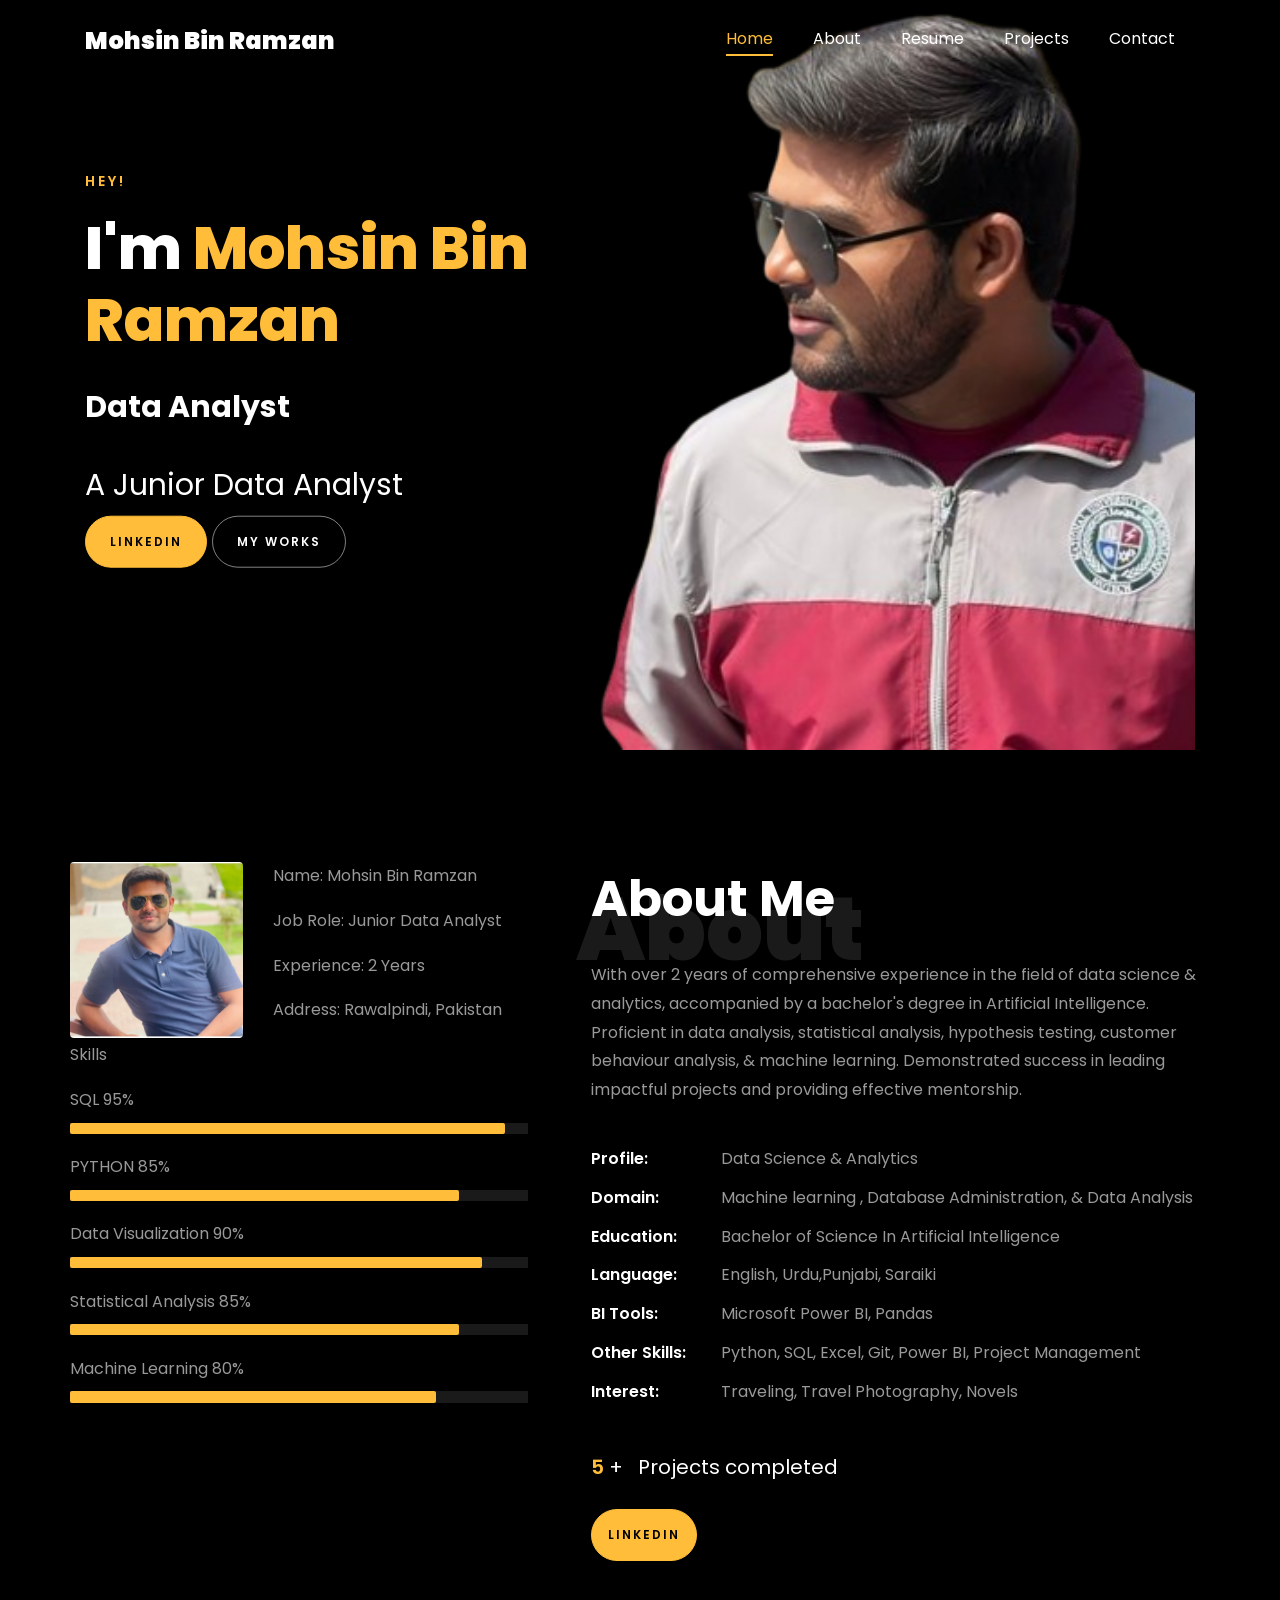
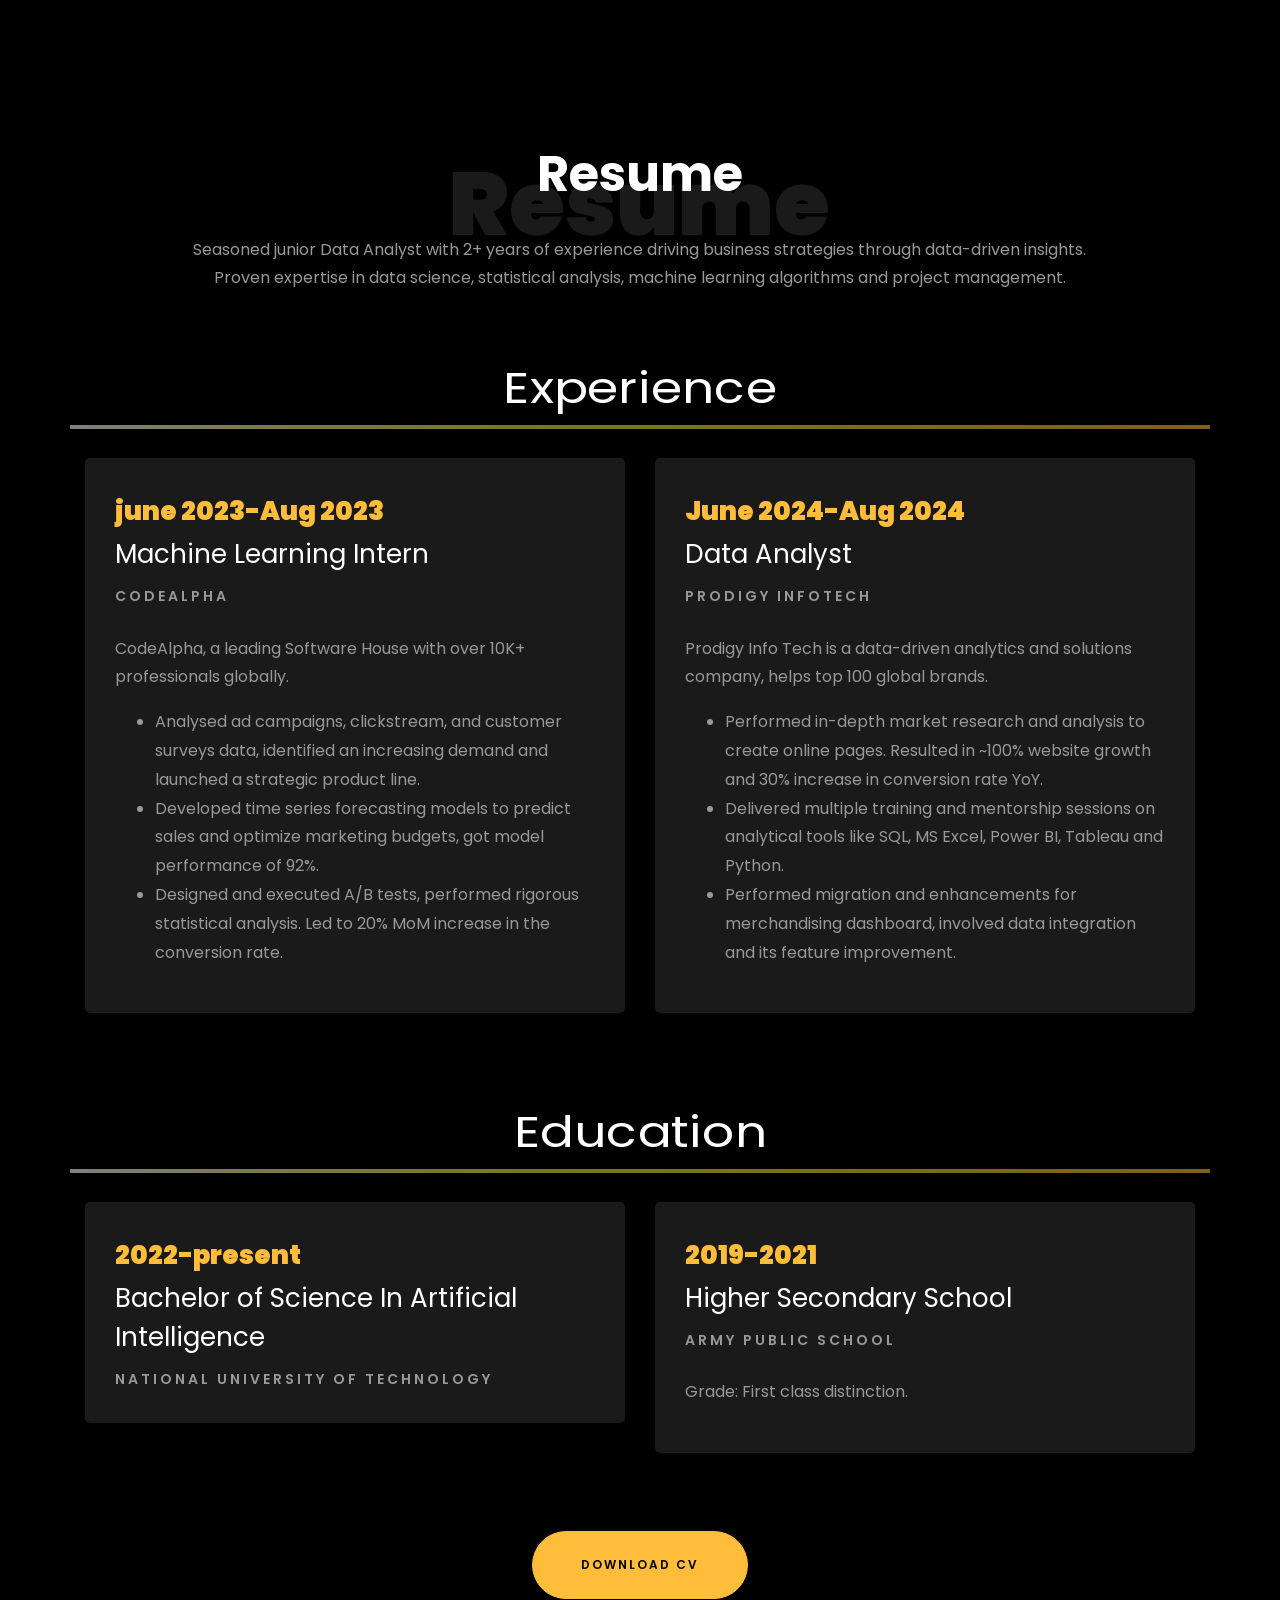
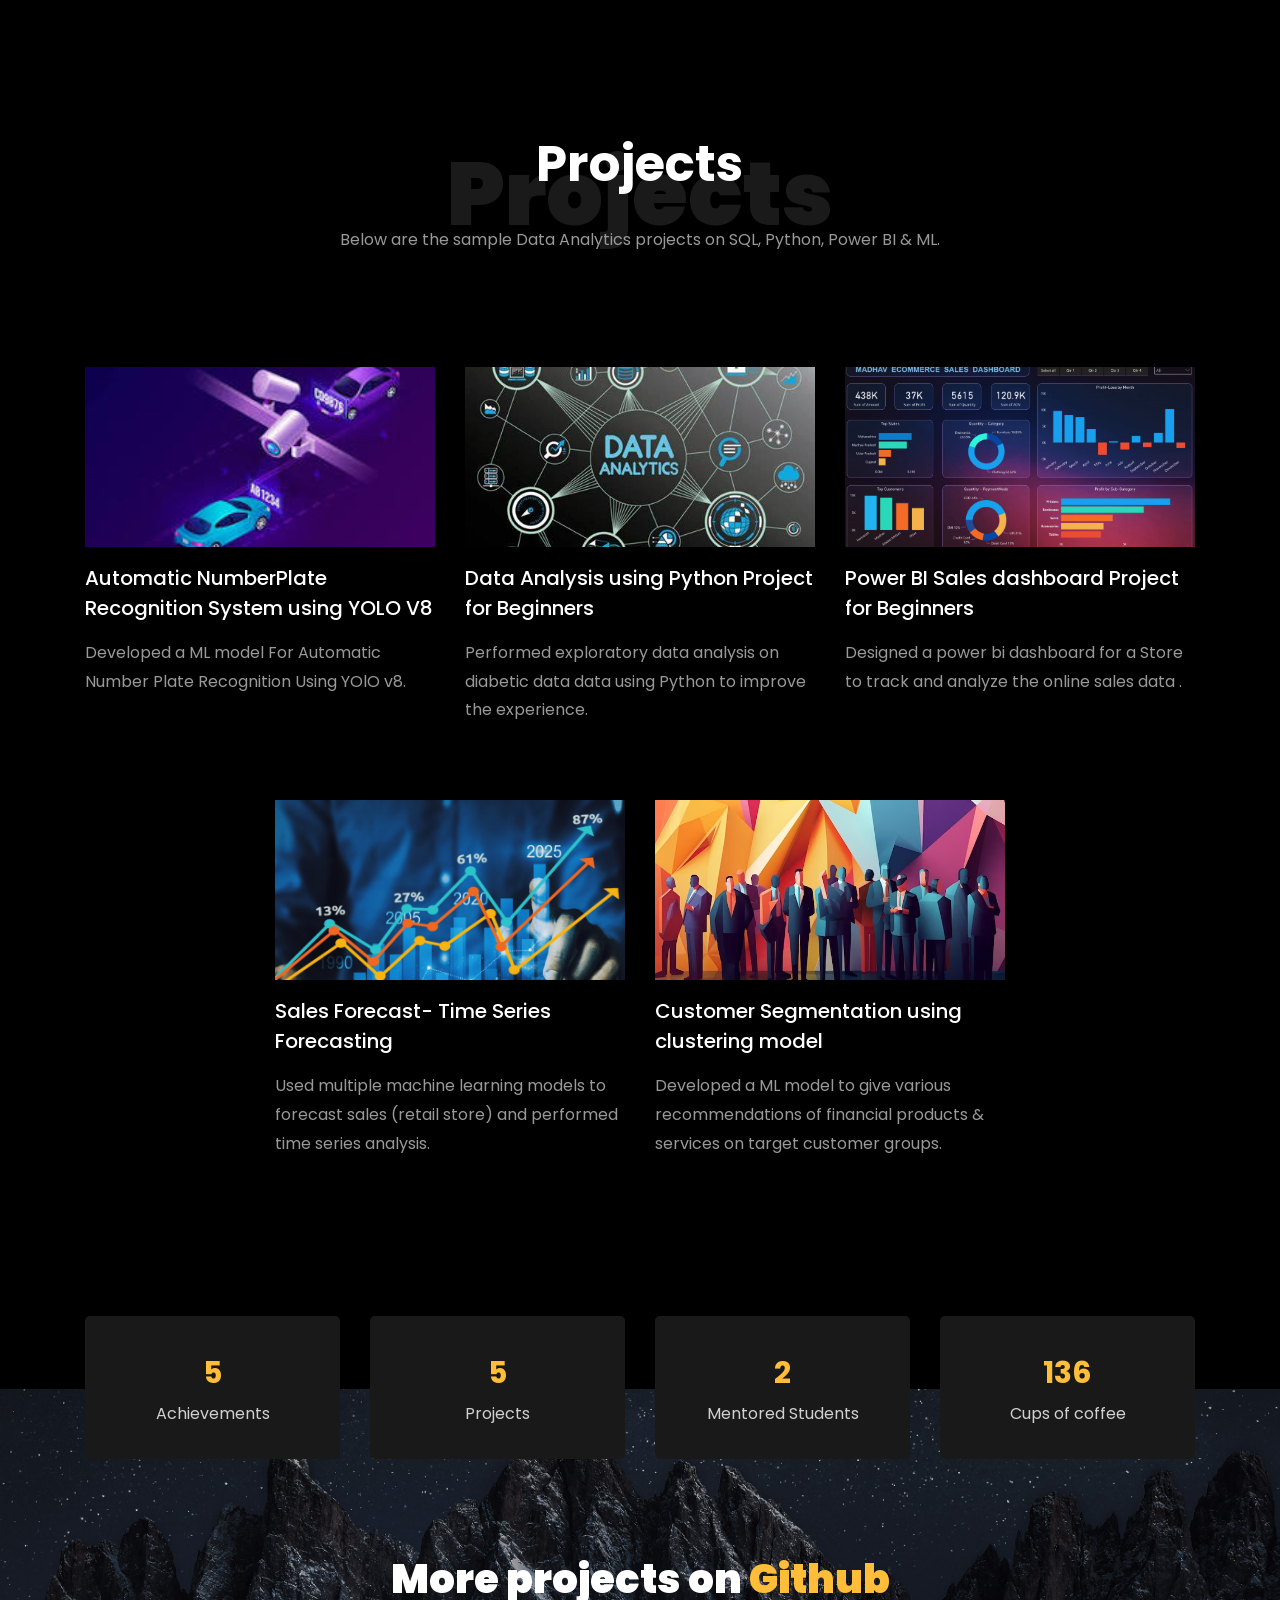
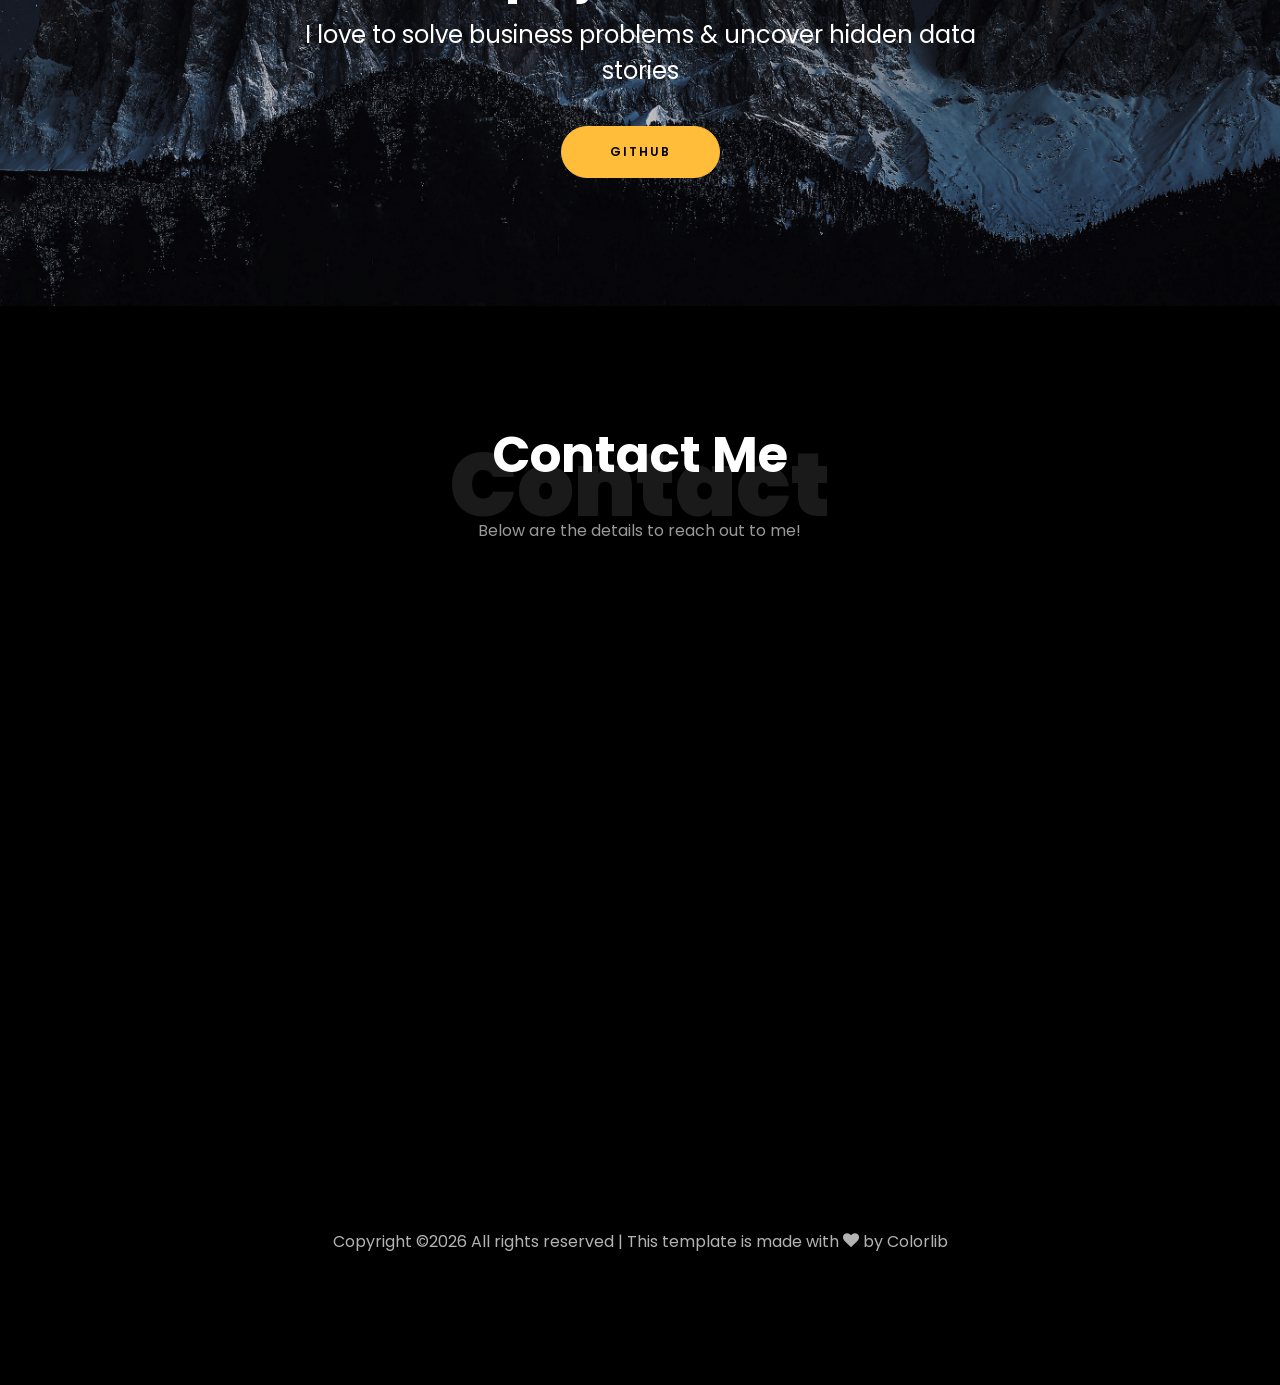
<file: Portfolio-Website/Portfolio-Website/index.html>
<!DOCTYPE html>
<html lang="en">
  <head>
    <title>Mohsin Bin Ramzan Portfolio</title>
    <meta charset="utf-8">
    <meta name="viewport" content="width=device-width, initial-scale=1, shrink-to-fit=no">
    
    <link href="https://fonts.googleapis.com/css?family=Poppins:100,200,300,400,500,600,700,800,900" rel="stylesheet">

    <link rel="stylesheet" href="css/open-iconic-bootstrap.min.css">
    <link rel="stylesheet" href="css/animate.css">
    
    <link rel="stylesheet" href="css/owl.carousel.min.css">
    <link rel="stylesheet" href="css/owl.theme.default.min.css">
    <link rel="stylesheet" href="css/magnific-popup.css">

    <link rel="stylesheet" href="css/aos.css">

    <link rel="stylesheet" href="css/ionicons.min.css">
    
    <link rel="stylesheet" href="css/flaticon.css">
    <link rel="stylesheet" href="css/icomoon.css">
    <link rel="stylesheet" href="css/style.css">



<style>

/*======================================
//--//-->   ABOUT
======================================*/

.about-mf .box-shadow-full {
  padding-top: 4rem;
  padding-bottom: 4rem;
}

.about-mf .about-img {
  margin-bottom: 2rem;
}

.about-mf .about-img img {
  margin-left: 10px;
}


.skill-mf .progress {
  /* background-color: #cde1f8; */
  margin: .5rem 0 1.2rem 0;
  border-radius: 0;
  height: .7rem;
}

.skill-mf .progress .progress-bar {
  height: .7rem;
  background-color: #ffbd39;
}


/* Animation styles */
#typing-animation {
  position: relative;
  font-size: 30px;
  font-weight: bold;
  color: rgb(255, 255, 255);
  overflow: hidden;
  white-space: nowrap;
  animation: typing 3s steps(20, end) infinite;
}

#typing-animation:before {
  content: "";
  /* position: absolute; */
  top: 0;
  left: 0;
  width: 0;
  height: 100%;
  background-color: #ccc;
  animation: typing-cursor 0.5s ease-in-out infinite;
}

@keyframes typing {
  from {
    width: 0;
  }
  to {
    width: 100%;
  }
}

@keyframes typing-cursor {
  from {
    width: 5px;
  }
  to {
    width: 0;
  }
}


/* project image zoom effect */

.zoom-effect {
  overflow: hidden;
  transition: transform 0.3s ease-out;
}

.zoom-effect:hover {
  transform: scale(1.1);
}


</style>


  </head>
  <body data-spy="scroll" data-target=".site-navbar-target" data-offset="300">
	  
	  
    <nav class="navbar navbar-expand-lg navbar-dark ftco_navbar ftco-navbar-light site-navbar-target" id="ftco-navbar">
	    <div class="container">
	      <a class="navbar-brand" href="index.html">Mohsin Bin Ramzan</a>
	      <button class="navbar-toggler js-fh5co-nav-toggle fh5co-nav-toggle" type="button" data-toggle="collapse" data-target="#ftco-nav" aria-controls="ftco-nav" aria-expanded="false" aria-label="Toggle navigation">
	        <span class="oi oi-menu"></span> Menu
	      </button>

	      <div class="collapse navbar-collapse" id="ftco-nav">
	        <ul class="navbar-nav nav ml-auto">
	          <li class="nav-item"><a href="#home-section" class="nav-link"><span>Home</span></a></li>
	          <li class="nav-item"><a href="#about-section" class="nav-link"><span>About</span></a></li>
	          <li class="nav-item"><a href="#resume-section" class="nav-link"><span>Resume</span></a></li>
	          <li class="nav-item"><a href="#project-section" class="nav-link"><span>Projects</span></a></li>
	          <li class="nav-item"><a href="#contact-section" class="nav-link"><span>Contact</span></a></li>
	        </ul>
	      </div>
	    </div>
	  </nav>
	  <section id="home-section" class="hero">
		  <div class="home-slider  owl-carousel">
	       <div class="slider-item ">
	      	<div class="overlay"></div>
	         <div class="container">
	          <div class="row d-md-flex no-gutters slider-text align-items-end justify-content-end" data-scrollax-parent="true">
	          	<div class="one-third js-fullheight order-md-last img" style="background-image:url(images/bg_1.png);">
	          	 <div class="overlay"></div>
	          	</div>
		          <div class="one-forth d-flex  align-items-center ftco-animate" data-scrollax=" properties: { translateY: '70%' }">
		          	<div class="text">
		          		<span class="subheading">Hey!</span>
			            <h1 class="mb-4 mt-3">I'm <span>Mohsin Bin Ramzan</span></h1>

						<!-- Element to contain animated typing -->
						<span id="typing-animation"></span>

						<script>

						// Initialize the typing animation
						const typingAnimationElement = document.getElementById('typing-animation');

						// Create an array of typing text
						const typingTexts = [
						'Data Analyst  ',
						'Machine Learning Enthusiast  ',
						'Database Administrator   ',
						];

						// Create a function to display the typing animation for a given text
						function playTypingAnimation(text) {
						// Loop through each character and add it to the element
						for (let i = 0; i < text.length; i++) {
							setTimeout(() => {
							typingAnimationElement.textContent += text[i];
							}, i * 200); // Increase the delay to slow down the typing animation
						}

						// Once the animation is complete, reset the text and start over
						setTimeout(() => {
							typingAnimationElement.textContent = '';
							playTypingAnimation(typingTexts[(typingTexts.indexOf(text) + 1) % typingTexts.length]);
						}, text.length * 200);
						}

						// Start the typing animation loop
						playTypingAnimation(typingTexts[0]);

						</script>

						<br>
						<br>
			            <h2>A Junior Data Analyst</h2>
						<!-- <h2 class="d-flex" style="margin-bottom: 0">With over 5 years of experience</h2> -->
						<!-- <br> -->
			            <p><a href="https://pk.linkedin.com/in/mohsin-bin-ramzan-702287271" class="btn btn-primary py-3 px-4">Linkedin</a> 
							<a href="https://github.com/MOHSINBINRAMZAN" class="btn btn-white btn-outline-white py-3 px-4">My works</a></p>
		            </div>
		          </div>
	        	</div>
	        </div>
	      </div>
		</div>
    </section>



    <section class="ftco-about img ftco-section ftco-no-pb" id="about-section">
    	<div class="container">
			<div class="row">
				<div class="row d-flex align-items-stretch">
				<!-- <div class="row d-flex"> -->
					<div class="col-md-6 col-lg-5 d-flex">
						<div class="img-about img d-flex align-items-stretch">
							<div class="overlay">
								<div class="row">
									<div class="col-sm-6 col-md-5">
									  <div class="about-img">
										<img src="images/about-me.jpg" class="img-fluid rounded b-shadow-a" alt="">
									  </div>
									</div>
									<!-- Details next to profile image -->
									<div class="col-sm-6 col-md-7">
									  <div class="about-info">
										<p><span class="title-s">Name: </span> <span>Mohsin Bin Ramzan</span></p>
										<p><span class="title-s">Job Role: </span> <span>Junior Data Analyst</span></p>
										<p><span class="title-s">Experience: </span> <span>2 Years </span></p>
										<p><span class="title-s">Address: </span> <span>Rawalpindi, Pakistan</span></p>
									  </div>
									</div>
								  </div>

								<div class="skill-mf">
									<p class="title-s">Skills</p>
									<span>SQL</span> <span class="pull-right">95%</span>
									<div class="progress">
										<div class="progress-bar" role="progressbar" style="width: 95%;" aria-valuenow="95" aria-valuemin="0"
											aria-valuemax="100"></div>
									</div>
									
									<span>PYTHON</span> <span class="pull-right">85%</span>
									<div class="progress">
										<div class="progress-bar" role="progressbar" style="width: 85%" aria-valuenow="85" aria-valuemin="0"
											aria-valuemax="100"></div>
									</div>
									
									<span>Data Visualization</span> <span class="pull-right">90%</span>
									<div class="progress">
										<div class="progress-bar" role="progressbar" style="width: 90%" aria-valuenow="90" aria-valuemin="0"
											aria-valuemax="100"></div>
									</div>
									
									<span>Statistical Analysis</span> <span class="pull-right">85%</span>
									<div class="progress">
										<div class="progress-bar" role="progressbar" style="width: 85%" aria-valuenow="85" aria-valuemin="0"
											aria-valuemax="100"></div>
									</div>
									
									<span>Machine Learning</span> <span class="pull-right">80%</span>
									<div class="progress">
										<div class="progress-bar" role="progressbar" style="width: 80%" aria-valuenow="80" aria-valuemin="0"
											aria-valuemax="100"></div>
									</div>
								</div>
							</div>
						</div>
					</div>
					
					<div class="col-md-6 col-lg-7 pl-lg-5 pb-5">
						<div class="row justify-content-start pb-3">
							<div class="col-md-12 heading-section ftco-animate">
								
								<h1 class="big">About</h1>
								<h2 class="mb-4">About Me</h2>
								
								<p>With over 2 years of comprehensive experience in the field of data science & analytics, accompanied by a bachelor's degree in Artificial Intelligence. 
									Proficient in data analysis, statistical analysis, hypothesis testing, customer behaviour analysis, &amp; machine learning. 
									Demonstrated success in leading impactful projects and providing effective mentorship.</p>
								<ul class="about-info mt-4 px-md-0 px-2">
									<li class="d-flex"><span>Profile:</span> <span>Data Science &amp; Analytics</span></li>
									<li class="d-flex"><span>Domain:</span> <span>Machine learning , Database Administration,  &amp; Data Analysis</span></li>
									<li class="d-flex"><span>Education:</span> <span>Bachelor of Science In Artificial Intelligence</span></li>
									<li class="d-flex"><span>Language:</span> <span>English, Urdu,Punjabi, Saraiki</span></li>
									<li class="d-flex"><span>BI Tools:</span> <span>Microsoft Power BI, Pandas </span></li>
									<li class="d-flex"><span>Other Skills:</span> <span>Python, SQL, Excel, Git, Power BI, Project Management </span></li>
									<li class="d-flex"><span>Interest:</span> <span>Traveling, Travel Photography, Novels</span></li>
									
								</ul>
							</div>
						</div>


						<div class="counter-wrap ftco-animate d-flex mt-md-3">
							<div class="text">
								<p class="mb-4">
									<span class="number" data-number="20">0</span> <span>+</span>
									<span>&nbsp; Projects completed</span>
								</p>
								<p><a href="https://pk.linkedin.com/in/mohsin-bin-ramzan-702287271/" class="btn btn-primary py-3 px-3">LinkedIn</a></p>
							</div>
						</div>
					</div>
				</div>
			</div>
		</div>
    </section>



	
    <section class="ftco-section ftco-no-pb" id="resume-section">
    	<div class="container">
    		<div class="row justify-content-center pb-5">
          <div class="col-md-10 heading-section text-center ftco-animate">
          	<h1 class="big big-2">Resume</h1>
            <h2 class="mb-4">Resume</h2>
            <p>Seasoned junior Data Analyst with 2+ years of experience driving business strategies through data-driven insights. Proven expertise in data science, statistical analysis, machine learning algorithms and project management.</p>
          </div>
        </div>

		<div class="row">
			<h1 class="big-4">Experience</h1>
			<div class="underline"></div>
		</div>
		<br>
		
		<div class="row">
				<div class="col-md-6">
					<div class="resume-wrap ftco-animate">
						<span class="date">june 2023-Aug 2023</span>
						<h2>Machine Learning Intern</h2>
						<span class="position">CodeAlpha</span>
						<p class="mt-4">CodeAlpha, a leading  Software House with over 10K+ professionals globally. 
							<ul>
								<li>Analysed ad campaigns, clickstream, and customer surveys data, identified an increasing demand and launched a strategic product line.</li>
								<li>Developed time series forecasting models to predict sales and optimize marketing budgets, got model performance of 92%.</li>
								<li>Designed and executed A/B tests, performed rigorous statistical analysis. Led to 20% MoM increase in the conversion rate.</li>
							</ul>
						</p>
					</div>

				</div>

				<div class="col-md-6">
					<div class="resume-wrap ftco-animate">
						<span class="date">June 2024-Aug 2024</span>
						<h2> Data Analyst</h2>
						<span class="position">Prodigy Infotech</span>
						<p class="mt-4">Prodigy Info Tech is a data-driven analytics and solutions company, helps top 100 global brands. 
							<ul>
								<li>Performed in-depth market research and analysis to create online pages. Resulted in ~100% website growth and 30% increase in conversion rate YoY.</li>
								<li>Delivered multiple training and mentorship sessions on analytical tools like SQL, MS Excel, Power BI, Tableau and Python.</li>
								<li>Performed migration and enhancements for merchandising dashboard, involved data integration and its feature improvement.</li>
							</ul>
						</p>
					</div>

				</div>
			</div>

		<br>
		<br>

		<div class="row">
			<h1 class="big-4">Education</h1>
			<div class="underline"></div>
		</div>
		<br>
		
			<div class="row">
    			<div class="col-md-6">
    				<div class="resume-wrap ftco-animate">
    					<span class="date">2022-present</span>
    					<h2>Bachelor of Science In Artificial Intelligence</h2>
    					<span class="position">National University Of Technology</span>
    					
    				</div>
    			</div>

    			<div class="col-md-6">
    				<div class="resume-wrap ftco-animate">
    					<span class="date">2019-2021</span>
    					<h2>Higher Secondary School</h2>
    					<span class="position">Army Public School</span>
    					<p class="mt-4">Grade: First class distinction.</p>
    				</div>
				</div>
    		</div>

    		<div class="row justify-content-center mt-5">
    			<div class="col-md-6 text-center ftco-animate">
    				<p><a href="#" class="btn btn-primary py-4 px-5">Download CV</a></p>
    			</div>
    		</div>
    	</div>
    </section>

   

    <section class="ftco-section" id="project-section">
      <div class="container">
        <div class="row justify-content-center mb-5 pb-5">
          <div class="col-md-7 heading-section text-center ftco-animate">
            <h1 class="big big-2">Projects</h1>
            <h2 class="mb-4">Projects</h2>
            <p>Below are the sample Data Analytics projects on SQL, Python, Power BI & ML.</p>
          </div>
        </div>
        <div class="row d-flex">
          <div class="col-md-4 d-flex ftco-animate">
          	<div class="blog-entry justify-content-end">
              <a href="https://github.com/MOHSINBINRAMZAN/ANPR-automatic-number-plate-recognition-" class="block-20 zoom-effect" style="background-image: url('images/proj_1.jpeg');">
              </a>
              <div class="text mt-3 float-right d-block">

                <h3 class="heading"><a href="hhttps://github.com/MOHSINBINRAMZAN/ANPR-automatic-number-plate-recognition-">Automatic NumberPlate Recognition System using YOLO V8</a></h3>
                <p>Developed a ML model For Automatic Number Plate Recognition Using YOlO v8.</p>
              </div>
            </div>
          </div>
          <div class="col-md-4 d-flex ftco-animate">
          	<div class="blog-entry justify-content-end">
              <a href="https://github.com/MOHSINBINRAMZAN/diabetic-data-preprocessing" class="block-20 zoom-effect" style="background-image: url('images/proj_2.jpeg');">
              </a>
              <div class="text mt-3 float-right d-block">

                <h3 class="heading"><a href="https://github.com/MOHSINBINRAMZAN/diabetic-data-preprocessing">Data Analysis using Python Project for Beginners</a></h3>
                <p>Performed exploratory data analysis on diabetic data data using Python to improve the experience.</p>
              </div>
            </div>
          </div>
          <div class="col-md-4 d-flex ftco-animate">
          	<div class="blog-entry">
              <a href="https://github.com/MOHSINBINRAMZAN/E-commerce-dashboard" class="block-20 zoom-effect" style="background-image: url('images/proj_3.jpg');">
              </a>
              <div class="text mt-3 float-right d-block">

                <h3 class="heading"><a href="https://github.com/MOHSINBINRAMZAN/E-commerce-dashboard">Power BI Sales dashboard Project for Beginners</a></h3>
                <p>Designed a power bi dashboard for a Store to track and analyze the online sales data .</p>
              </div>
            </div>
          </div>
        </div>
	<br>
		<!-- added justify-content-center to center align the last two projects -->
		<div class="row d-flex justify-content-center">  
			<div class="col-md-4 d-flex ftco-animate">
				<div class="blog-entry justify-content-end">
				<a href="https://github.com/rishabhnmishra/sales_forecasting/tree/main" class="block-20 zoom-effect" style="background-image: url('images/proj_4.jpg');">
				</a>
				<div class="text mt-3 float-right d-block">
  
				  <h3 class="heading"><a href="https://github.com/rishabhnmishra/sales_forecasting/tree/main">Sales Forecast- Time Series Forecasting</a></h3>
				  <p>Used multiple machine learning models to forecast sales (retail store) and performed time series analysis.</p>
				</div>
			  </div>
			</div>
			<div class="col-md-4 d-flex ftco-animate">
				<div class="blog-entry justify-content-end">
				<a href="https://github.com/MOHSINBINRAMZAN/customer-segmentation-for-market-analysis" class="block-20 zoom-effect" style="background-image: url('images/proj_5.jpg');">
				</a>
				<div class="text mt-3 float-right d-block">
  
				  <h3 class="heading"><a href="https://github.com/MOHSINBINRAMZAN/customer-segmentation-for-market-analysis">Customer Segmentation using clustering model</a></h3>
				  <p>Developed a ML model to give various recommendations of financial products &amp; services on target customer groups.</p>
				</div>
			  </div>
			</div>
		 </div>
	  </div>
    </section>

	<section class="ftco-section ftco-no-pt ftco-no-pb ftco-counter img" id="section-counter">
      <div class="container">
		<div class="row d-md-flex align-items-center">
          <div class="col-md d-flex justify-content-center counter-wrap ftco-animate">
            <div class="block-18">
              <div class="text">
                <strong class="number" data-number="20">0</strong>
                <span>Achievements</span>
              </div>
            </div>
          </div>
          <div class="col-md d-flex justify-content-center counter-wrap ftco-animate">
            <div class="block-18">
              <div class="text">
                <strong class="number" data-number="20">0</strong>
                <span>Projects</span>
              </div>
            </div>
          </div>
          <div class="col-md d-flex justify-content-center counter-wrap ftco-animate">
            <div class="block-18">
              <div class="text">
                <strong class="number" data-number="10">0</strong>
                <span>Mentored Students</span>
              </div>
            </div>
          </div>
          <div class="col-md d-flex justify-content-center counter-wrap ftco-animate">
            <div class="block-18">
              <div class="text">
                <strong class="number" data-number="500">0</strong>
                <span>Cups of coffee</span>
              </div>
            </div>
          </div>
        </div>
      </div>
	
	  <div class="ftco-section ftco-hireme img margin-top" style="background-image: url(images/bg_1.jpg)">
			<!-- <div class="container"> -->
				<div class="row justify-content-center">
					<div class="col-md-7 ftco-animate text-center">
						<h2>More projects on<span> Github  </span> </h2>
						<div class="heading"> <h4> I love to solve business problems &amp; uncover hidden data stories </h4>
						<br>
						<p><a href="https://github.com/MOHSINBINRAMZAN?tab=repositories" class="btn btn-primary py-3 px-5">GitHub</a></p>
						</div>
					</div>
				</div>
			<!-- </div> -->
		</div>
	</section>



    <section class="ftco-section contact-section ftco-no-pb" id="contact-section">
      <div class="container">
      	<div class="row justify-content-center mb-5 pb-3">
          <div class="col-md-7 heading-section text-center ftco-animate">
            <h1 class="big big-2">Contact</h1>
            <h2 class="mb-4">Contact Me</h2>
            <p>Below are the details to reach out to me!</p>
          </div>
        </div>

        <div class="row d-flex contact-info mb-5">
          <div class="col-md-6 col-lg-3 d-flex ftco-animate">
          	<div class="align-self-stretch box p-4 text-center">
          		<div class="icon d-flex align-items-center justify-content-center">
          			<span class="icon-map-signs"></span>
          		</div>
          		<h3 class="mb-4">Address</h3>
	            <p>Rawalpindi, Pakistan </p>
	          </div>
          </div>
          <div class="col-md-6 col-lg-3 d-flex ftco-animate">
          	<div class="align-self-stretch box p-4 text-center">
          		<div class="icon d-flex align-items-center justify-content-center">
          			<span class="icon-phone2"></span>
          		</div>
          		<h3 class="mb-4">Contact Number</h3>
	            <p><a href="tel://0101010101">+923173690766</a></p>
	          </div>
          </div>
          <div class="col-md-6 col-lg-3 d-flex ftco-animate">
          	<div class="align-self-stretch box p-4 text-center">
          		<div class="icon d-flex align-items-center justify-content-center">
          			<span class="icon-paper-plane"></span>
          		</div>
          		<h3 class="mb-4">Email Address</h3>
	            <p><a href="mailto:info@yoursite.com">mohsinramzan248@gmail.com</a></p>
	          </div>
          </div>
          <div class="col-md-6 col-lg-3 d-flex ftco-animate">
          	<div class="align-self-stretch box p-4 text-center">
          		<div class="icon d-flex align-items-center justify-content-center">
          			<span class="icon-globe"></span>
          		</div>
          		<h3 class="mb-4">Download Resume</h3>
				  <p><a href="https://drive.google.com/file/d/1nwY-NqhaSo07WRlGe2PuMdabmzjsL46U/view?usp=drive_link">Resume</a></p>

	          </div>
          </div>

		  <div class="container">
			<br>
			<br>
			<div class="row justify-content-center">
				<div class="col-md-7 ftco-animate text-center">
					<h2>Have a <span>Question?</span> 
						<a href="mailto:mohsinramzan248@gmail.com" class="btn btn-primary py-3 px-5">Email Us</a>
					</h2>
				</div>
			</div>
		</div>
		
		
				<br>
					<ul class="ftco-footer-social list-unstyled d-flex justify-content-center align-items-center mb-0">
					  <li class="ftco-animate normal-txt">Find me on  </li>
					  <li class="ftco-animate"><a href="https://pk.linkedin.com/in/mohsin-bin-ramzan-702287271?original_referer=https%3A%2F%2Fwww.google.com%2F"><span class="icon-linkedin"></span></a></li>  
					  <li class="ftco-animate"><a href="https://www.facebook.com/profile.php?id=100010697926323"><span class="icon-facebook"></span></a></li>
				      <li class="ftco-animate"><a href="https://www.instagram.com/mohsin_ramzan._/"><span class="icon-instagram"></span></a></li>
					</ul>
				<br>
		   </div>
   </div>
 </section>


 
	
    <footer class="ftco-footer ftco-section">
		<div class="container">
		  <div class="row">
			<div class="col-md-12 text-center">
  
			  <p><!-- Link back to Colorlib can't be removed. Template is licensed under CC BY 3.0. -->
	Copyright &copy;<script>document.write(new Date().getFullYear());</script> All rights reserved | This template is made with <i class="icon-heart color-danger" aria-hidden="true"></i> by <a href="https://colorlib.com" target="_blank">Colorlib</a>
	<!-- Link back to Colorlib can't be removed. Template is licensed under CC BY 3.0. --></p>
			</div>
		  </div>
		</div>
	  </footer>


  <!-- loader -->
  <div id="ftco-loader" class="show fullscreen"><svg class="circular" width="48px" height="48px"><circle class="path-bg" cx="24" cy="24" r="22" fill="none" stroke-width="4" stroke="#eeeeee"/><circle class="path" cx="24" cy="24" r="22" fill="none" stroke-width="4" stroke-miterlimit="10" stroke="#F96D00"/></svg></div>


  <script src="js/jquery.min.js"></script>
  <script src="js/jquery-migrate-3.0.1.min.js"></script>
  <script src="js/popper.min.js"></script>
  <script src="js/bootstrap.min.js"></script>
  <script src="js/jquery.easing.1.3.js"></script>
  <script src="js/jquery.waypoints.min.js"></script>
  <script src="js/jquery.stellar.min.js"></script>
  <script src="js/owl.carousel.min.js"></script>
  <script src="js/jquery.magnific-popup.min.js"></script>
  <script src="js/aos.js"></script>
  <script src="js/jquery.animateNumber.min.js"></script>
  <script src="js/scrollax.min.js"></script>
  
  <script src="js/main.js"></script>
    
  </body>
</html>
</file>
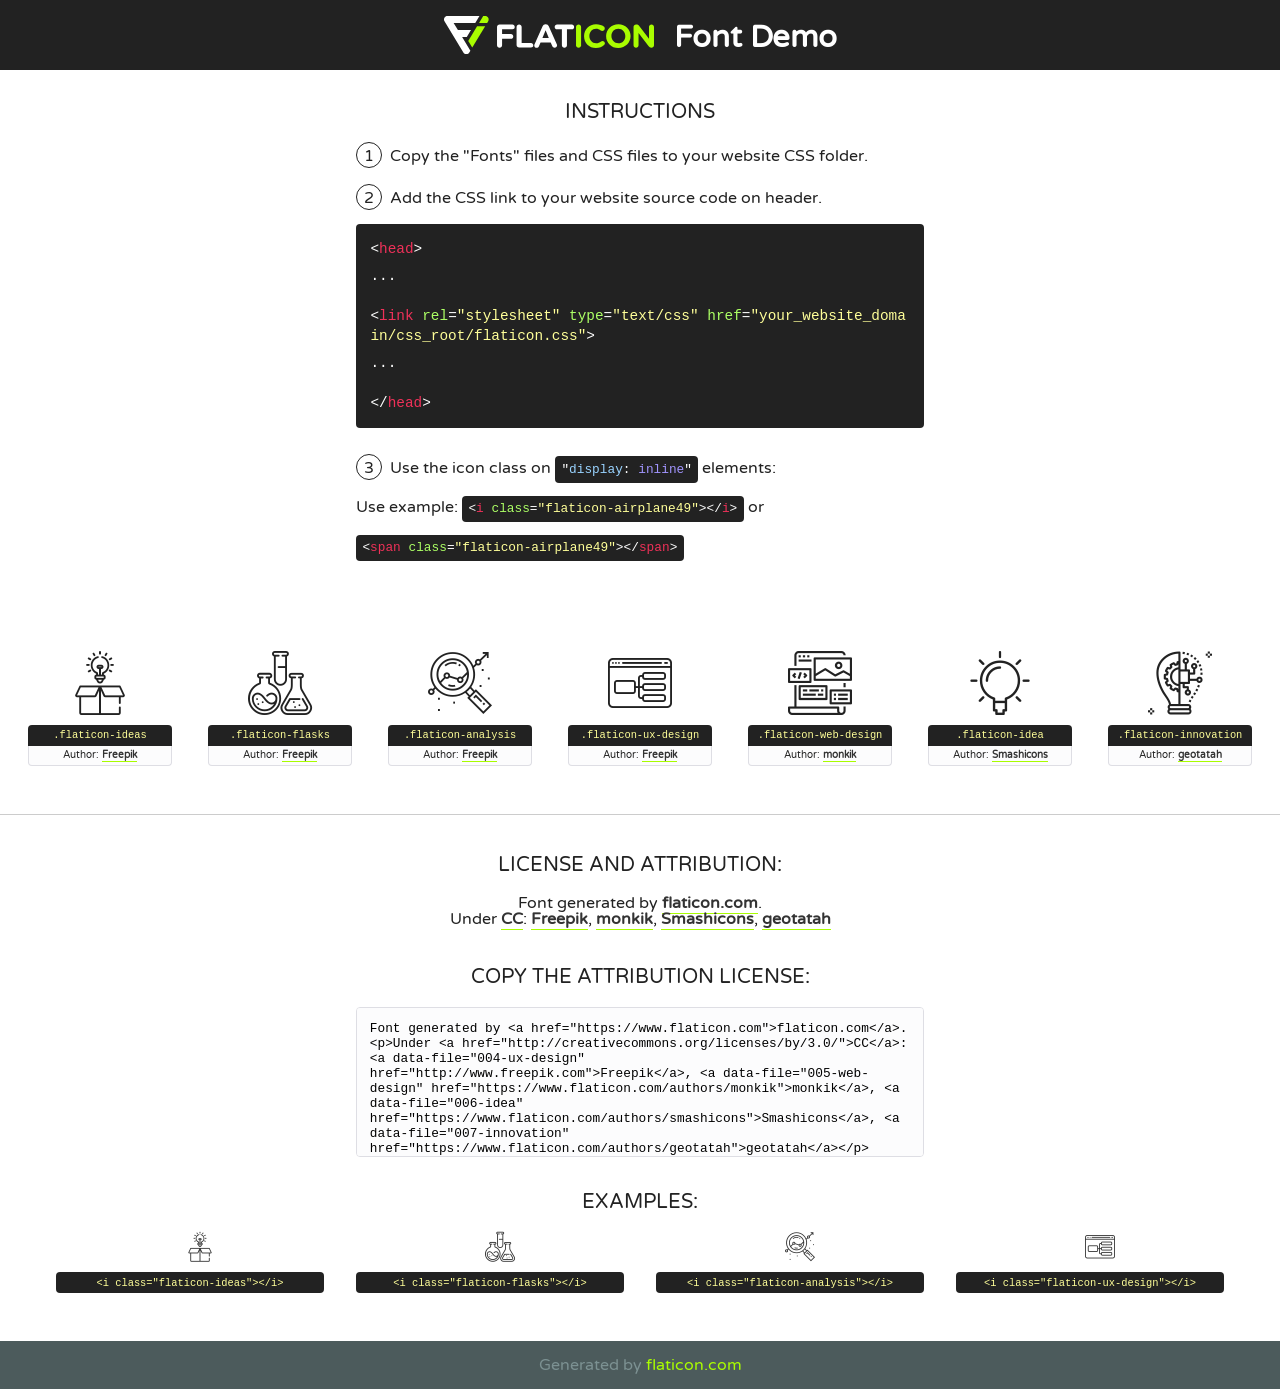
<file: fonts/flaticon/font/flaticon.html>
<!DOCTYPE html>
<!--
  Flaticon icon font: Flaticon
  Creation date: 20/03/2019 02:18
-->
<html>
<!DOCTYPE html>
<html>

<head>
    <title>Flaticon WebFont</title>
    <link href="http://fonts.googleapis.com/css?family=Varela+Round" rel="stylesheet" type="text/css" />
    <link rel="stylesheet" type="text/css" href="flaticon.css">
    <meta charset="UTF-8">
    <style>
    html, body, div, span, applet, object, iframe,
    h1, h2, h3, h4, h5, h6, p, blockquote, pre,
    a, abbr, acronym, address, big, cite, code,
    del, dfn, em, img, ins, kbd, q, s, samp,
    small, strike, strong, sub, sup, tt, var,
    b, u, i, center,
    dl, dt, dd, ol, ul, li,
    fieldset, form, label, legend,
    table, caption, tbody, tfoot, thead, tr, th, td,
    article, aside, canvas, details, embed, 
    figure, figcaption, footer, header, hgroup, 
    menu, nav, output, ruby, section, summary,
    time, mark, audio, video {
        margin: 0;
        padding: 0;
        border: 0;
        font-size: 100%;
        font: inherit;
        vertical-align: baseline;
    }
    /* HTML5 display-role reset for older browsers */
    article, aside, details, figcaption, figure, 
    footer, header, hgroup, menu, nav, section {
        display: block;
    }
    body {
        line-height: 1;
    }
    ol, ul {
        list-style: none;
    }
    blockquote, q {
        quotes: none;
    }
    blockquote:before, blockquote:after,
    q:before, q:after {
        content: '';
        content: none;
    }
    table {
        border-collapse: collapse;
        border-spacing: 0;
    }
    body {
        font-family: 'Varela Round', Helvetica, Arial, sans-serif;
        font-size: 16px;
        color: #222;
    }
    a {
        color: #333;
        border-bottom: 1px solid #a9fd00;
        font-weight: bold;
        text-decoration: none;
    }
    * {
        -moz-box-sizing: border-box;
        -webkit-box-sizing: border-box;
        box-sizing: border-box;
        margin: 0;
        padding: 0;
    }
    [class^="flaticon-"]:before, [class*=" flaticon-"]:before, [class^="flaticon-"]:after, [class*=" flaticon-"]:after {
        font-family: Flaticon;
        font-size: 30px;
        font-style: normal;
        margin-left: 20px;
        color: #333;
    }
    .wrapper {
        max-width: 600px;
        margin: auto;
        padding: 0 1em;
    }
    .title {
        font-size: 1.25em;
        text-align: center;
        margin-bottom: 1em;
        text-transform: uppercase;
    }
    header {
        text-align: center;
        background-color: #222;
        color: #fff;
        padding: 1em;
    }
    header .logo {
        width: 210px;
        height: 38px;
        display: inline-block;
        vertical-align: middle;
        margin-right: 1em;
        border: none;
    }
    header strong {
        font-size: 1.95em;
        font-weight: bold;
        vertical-align: middle;
        margin-top: 5px;
        display: inline-block;
    }
    .demo {
        margin: 2em auto;
        line-height: 1.25em;
    }
    .demo ul li {
        margin-bottom: 1em;
    }
    .demo ul li .num {
        color: #222;
        border-radius: 20px;
        display: inline-block;
        width: 26px;
        padding: 3px;
        height: 26px;
        text-align: center;
        margin-right: 0.5em;
        border: 1px solid #222;
    }
    .demo ul li code {
        background-color: #222;
        border-radius: 4px;
        padding: 0.25em 0.5em;
        display: inline-block;
        color: #fff;
        font-family: Consolas,Monaco,Lucida Console,Liberation Mono,DejaVu Sans Mono,Bitstream Vera Sans Mono,Courier New, monospace;
        font-weight: lighter;
        margin-top: 1em;
        font-size: 0.8em;
        word-break: break-all;
    }
    .demo ul li code.big {
        padding: 1em;
        font-size: 0.9em;
    }
    .demo ul li code .red {
        color: #EF3159;
    }
    .demo ul li code .green {
        color: #ACFF65;
    }
    .demo ul li code .yellow {
        color: #FFFF99;
    }
    .demo ul li code .blue {
        color: #99D3FF;
    }
    .demo ul li code .purple {
        color: #A295FF;
    }
    .demo ul li code .dots {
        margin-top: 0.5em;
        display: block;
    }
    #glyphs {
        border-bottom: 1px solid #ccc;
        padding: 2em 0;
        text-align: center;
    }
    .glyph {
        display: inline-block;
        width: 9em;
        margin: 1em;
        text-align: center;
        vertical-align: top;
        background: #FFF;
    }
    .glyph .glyph-icon {
        padding: 10px;
        display: block;
        font-family:"Flaticon";
        font-size: 64px;
        line-height: 1;
    }
    .glyph .glyph-icon:before {
        font-size: 64px;
        color: #222;
        margin-left: 0;
    }
    .class-name {
        font-size: 0.65em;
        background-color: #222;
        color: #fff;
        border-radius: 4px 4px 0 0;
        padding: 0.5em;
        color: #FFFF99;
        font-family: Consolas,Monaco,Lucida Console,Liberation Mono,DejaVu Sans Mono,Bitstream Vera Sans Mono,Courier New, monospace;
    }
    .author-name {
        font-size: 0.6em;
        background-color: #fcfcfd;
        border: 1px solid #DEDEE4;
        border-top: 0;
        border-radius: 0 0 4px 4px;
        padding: 0.5em;
    }
    .class-name:last-child {
        font-size: 10px;
        color:#888;
    }
    .class-name:last-child a {
        font-size: 10px;
        color:#555;
    }
    .class-name:last-child a:hover {
        color:#a9fd00;
    }
    .glyph > input {
        display: block;
        width: 100px;
        margin: 5px auto;
        text-align: center;
        font-size: 12px;
        cursor: text;
    }
    .glyph > input.icon-input {
        font-family:"Flaticon";
        font-size: 16px;
        margin-bottom: 10px;
    }
    .attribution .title {
        margin-top: 2em;
    }
    .attribution textarea {
        background-color: #fcfcfd;
        padding: 1em;
        border: none;
        box-shadow: none;
        border: 1px solid #DEDEE4;
        border-radius: 4px;
        resize: none;
        width: 100%;
        height: 150px;
        font-size: 0.8em;
        font-family: Consolas,Monaco,Lucida Console,Liberation Mono,DejaVu Sans Mono,Bitstream Vera Sans Mono,Courier New, monospace;
        -webkit-appearance: none;
    }
    .iconsuse {
        margin: 2em auto;
        text-align: center;
        max-width: 1200px;
    }
    .iconsuse:after {
        content: '';
        display: table;
        clear: both;
    }
    .iconsuse .image {
        float: left;
        width: 25%;
        padding: 0 1em;
    }
    .iconsuse .image p {
        margin-bottom: 1em;
    }
    .iconsuse .image span {
        display: block;
        font-size: 0.65em;
        background-color: #222;
        color: #fff;
        border-radius: 4px;
        padding: 0.5em;
        color: #FFFF99;
        margin-top: 1em;
        font-family: Consolas,Monaco,Lucida Console,Liberation Mono,DejaVu Sans Mono,Bitstream Vera Sans Mono,Courier New, monospace;
    }
    #footer {
        text-align: center;
        background-color: #4C5B5C;
        color: #7c9192;
        padding: 1em;
    }
    #footer a {
        border: none;
        color: #a9fd00;
        font-weight: normal;
    }
    @media (max-width: 960px) {
        .iconsuse .image {
            width: 50%;
        }
    }
    @media (max-width: 560px) {
        .iconsuse .image {
            width: 100%;
        }
    }
    </style>
</head>

<body class="characters-off">

    <header>
        <a href="https://www.flaticon.com" target="_blank" class="logo">
            <svg version="1.1" xmlns="http://www.w3.org/2000/svg" xmlns:xlink="http://www.w3.org/1999/xlink" xmlns:a="http://ns.adobe.com/AdobeSVGViewerExtensions/3.0/" viewBox="0 0 560.875 102.036" enable-background="new 0 0 560.875 102.036" xml:space="preserve">
                <defs>
                </defs>
                <g>
                    <g class="letters">
                        <path fill="#ffffff" d="M141.596,29.675c0-3.777,2.985-6.767,6.764-6.767h34.438c3.426,0,6.15,2.728,6.15,6.15
                        c0,3.43-2.724,6.149-6.15,6.149h-27.674v13.091h23.719c3.429,0,6.151,2.724,6.151,6.15c0,3.43-2.723,6.149-6.151,6.149h-23.719
                        v17.574c0,3.773-2.986,6.761-6.764,6.761c-3.779,0-6.764-2.989-6.764-6.761V29.675z"></path>
                        <path fill="#ffffff" d="M193.844,29.149c0-3.781,2.985-6.767,6.764-6.767c3.776,0,6.763,2.985,6.763,6.767v42.957h25.039
                        c3.426,0,6.149,2.726,6.149,6.153c0,3.425-2.723,6.15-6.149,6.15h-31.802c-3.779,0-6.764-2.986-6.764-6.768V29.149z"></path>
                        <path fill="#ffffff" d="M241.891,75.71l21.438-48.407c1.492-3.341,4.215-5.357,7.906-5.357h0.792
                        c3.686,0,6.323,2.017,7.815,5.357l21.439,48.407c0.436,0.967,0.701,1.845,0.701,2.723c0,3.602-2.809,6.501-6.414,6.501
                        c-3.161,0-5.269-1.845-6.499-4.655l-4.132-9.661h-27.059l-4.301,10.102c-1.144,2.631-3.426,4.214-6.237,4.214
                        c-3.517,0-6.24-2.81-6.24-6.325C241.1,77.64,241.451,76.677,241.891,75.71z M279.932,58.666l-8.521-20.297l-8.526,20.297H279.932
                        z"></path>
                        <path fill="#ffffff" d="M314.864,35.387H301.86c-3.429,0-6.239-2.813-6.239-6.238c0-3.429,2.811-6.24,6.239-6.24h39.533
                        c3.426,0,6.237,2.811,6.237,6.24c0,3.425-2.811,6.238-6.237,6.238h-13.001v42.785c0,3.773-2.99,6.761-6.764,6.761
                        c-3.779,0-6.764-2.989-6.764-6.761V35.387z"></path>
                        <path fill="#A9FD00" d="M352.615,29.149c0-3.781,2.985-6.767,6.767-6.767c3.774,0,6.761,2.985,6.761,6.767v49.024
                        c0,3.773-2.987,6.761-6.761,6.761c-3.781,0-6.767-2.989-6.767-6.761V29.149z"></path>
                        <path fill="#A9FD00" d="M374.132,53.836v-0.179c0-17.481,13.178-31.801,32.065-31.801c9.22,0,15.459,2.458,20.557,6.238
                        c1.402,1.054,2.637,2.985,2.637,5.357c0,3.692-2.985,6.59-6.681,6.59c-1.845,0-3.071-0.702-4.044-1.319
                        c-3.776-2.813-7.729-4.393-12.562-4.393c-10.364,0-17.831,8.611-17.831,19.154v0.173c0,10.542,7.291,19.329,17.831,19.329
                        c5.715,0,9.492-1.756,13.359-4.834c1.049-0.874,2.458-1.491,4.039-1.491c3.429,0,6.325,2.813,6.325,6.236
                        c0,2.106-1.056,3.78-2.282,4.834c-5.539,4.834-12.036,7.733-21.878,7.733C387.572,85.464,374.132,71.493,374.132,53.836z"></path>
                        <path fill="#A9FD00" d="M433.009,53.836v-0.179c0-17.481,13.79-31.801,32.766-31.801c18.981,0,32.592,14.143,32.592,31.628v0.173
                        c0,17.483-13.785,31.807-32.769,31.807C446.625,85.464,433.009,71.32,433.009,53.836z M484.224,53.836v-0.179
                        c0-10.539-7.725-19.326-18.626-19.326c-10.893,0-18.449,8.611-18.449,19.154v0.173c0,10.542,7.73,19.329,18.626,19.329
                        C476.676,72.986,484.224,64.378,484.224,53.836z"></path>
                        <path fill="#A9FD00" d="M506.233,29.321c0-3.774,2.99-6.763,6.767-6.763h1.401c3.252,0,5.183,1.583,7.029,3.953l26.093,34.265
                        V29.059c0-3.692,2.99-6.677,6.681-6.677c3.683,0,6.671,2.985,6.671,6.677v48.934c0,3.78-2.987,6.765-6.764,6.765h-0.436
                        c-3.257,0-5.188-1.581-7.034-3.953l-27.056-35.492v32.944c0,3.687-2.985,6.676-6.678,6.676c-3.683,0-6.673-2.989-6.673-6.676
                        V29.321z"></path>
                    </g>
                    <g class="insignia">
                        <path fill="#ffffff" d="M48.372,56.137h12.517l11.156-18.537H37.186L25.688,18.539h57.825L94.668,0H9.271
                        C5.925,0,2.842,1.801,1.198,4.716c-1.644,2.907-1.593,6.482,0.134,9.343l50.38,83.501c1.678,2.781,4.689,4.476,7.938,4.476
                        c3.246,0,6.257-1.695,7.935-4.476l2.898-4.804L48.372,56.137z"></path>
                        <g class="i">
                            <path fill="#A9FD00" d="M93.575,18.539h0.031v0.004l21.652,0.004l2.705-4.488c1.727-2.861,1.778-6.436,0.133-9.343
                            C116.454,1.801,113.371,0,110.026,0h-5.294L93.575,18.539z"></path>
                            <polygon fill="#A9FD00" points="88.291,27.356 64.725,66.486 75.519,84.404 109.942,27.356"></polygon>
                        </g>
                    </g>
                </g>
            </svg>
        </a>
        <strong>Font Demo</strong>
    </header>


    <section class="demo wrapper">

        <p class="title">Instructions</p>

        <ul>
            <li>
                <span class="num">1</span>Copy the "Fonts" files and CSS files to your website CSS folder.
            </li>
            <li>
                <span class="num">2</span>Add the CSS link to your website source code on header.
                <code class="big">
                    &lt;<span class="red">head</span>&gt;
                    <br/><span class="dots">...</span>
                    <br/>&lt;<span class="red">link</span> <span class="green">rel</span>=<span class="yellow">"stylesheet"</span> <span class="green">type</span>=<span class="yellow">"text/css"</span> <span class="green">href</span>=<span class="yellow">"your_website_domain/css_root/flaticon.css"</span>&gt;
                    <br/><span class="dots">...</span>
                    <br/>&lt;/<span class="red">head</span>&gt;
                </code>
            </li>

            <li>
                <p>
                    <span class="num">3</span>Use the icon class on <code>"<span class="blue">display</span>:<span class="purple"> inline</span>"</code> elements:
                    <br />
                    Use example: <code>&lt;<span class="red">i</span> <span class="green">class</span>=<span class="yellow">&quot;flaticon-airplane49&quot;</span>&gt;&lt;/<span class="red">i</span>&gt;</code> or <code>&lt;<span class="red">span</span> <span class="green">class</span>=<span class="yellow">&quot;flaticon-airplane49&quot;</span>&gt;&lt;/<span class="red">span</span>&gt;</code>
            </li>
        </ul>

    </section>




   <section id="glyphs">          
    
      
        <div class="glyph"><div class="glyph-icon flaticon-ideas"></div>
            <div class="class-name">.flaticon-ideas</div>
            <div class="author-name">Author: <a data-file="001-ideas" href="http://www.freepik.com">Freepik</a> </div> 
        </div>        
        
        <div class="glyph"><div class="glyph-icon flaticon-flasks"></div>
            <div class="class-name">.flaticon-flasks</div>
            <div class="author-name">Author: <a data-file="002-flasks" href="http://www.freepik.com">Freepik</a> </div> 
        </div>        
        
        <div class="glyph"><div class="glyph-icon flaticon-analysis"></div>
            <div class="class-name">.flaticon-analysis</div>
            <div class="author-name">Author: <a data-file="003-analysis" href="http://www.freepik.com">Freepik</a> </div> 
        </div>        
        
        <div class="glyph"><div class="glyph-icon flaticon-ux-design"></div>
            <div class="class-name">.flaticon-ux-design</div>
            <div class="author-name">Author: <a data-file="004-ux-design" href="http://www.freepik.com">Freepik</a> </div> 
        </div>        
        
        <div class="glyph"><div class="glyph-icon flaticon-web-design"></div>
            <div class="class-name">.flaticon-web-design</div>
            <div class="author-name">Author: <a data-file="005-web-design" href="https://www.flaticon.com/authors/monkik">monkik</a> </div> 
        </div>        
        
        <div class="glyph"><div class="glyph-icon flaticon-idea"></div>
            <div class="class-name">.flaticon-idea</div>
            <div class="author-name">Author: <a data-file="006-idea" href="https://www.flaticon.com/authors/smashicons">Smashicons</a> </div> 
        </div>        
        
        <div class="glyph"><div class="glyph-icon flaticon-innovation"></div>
            <div class="class-name">.flaticon-innovation</div>
            <div class="author-name">Author: <a data-file="007-innovation" href="https://www.flaticon.com/authors/geotatah">geotatah</a> </div> 
        </div>        
        

    </section>



    <section class="attribution wrapper"   style="text-align:center;">

      <div class="title">License and attribution:</div><div class="attrDiv">Font generated by <a href="https://www.flaticon.com">flaticon.com</a>. <div><p>Under <a href="http://creativecommons.org/licenses/by/3.0/">CC</a>: <a data-file="004-ux-design" href="http://www.freepik.com">Freepik</a>, <a data-file="005-web-design" href="https://www.flaticon.com/authors/monkik">monkik</a>, <a data-file="006-idea" href="https://www.flaticon.com/authors/smashicons">Smashicons</a>, <a data-file="007-innovation" href="https://www.flaticon.com/authors/geotatah">geotatah</a></p>  </div>
      </div>
      <div class="title">Copy the Attribution License:</div>

    <textarea onclick="this.focus();this.select();">Font generated by &lt;a href=&quot;https://www.flaticon.com&quot;&gt;flaticon.com&lt;/a&gt;. <p>Under <a href="http://creativecommons.org/licenses/by/3.0/">CC</a>: <a data-file="004-ux-design" href="http://www.freepik.com">Freepik</a>, <a data-file="005-web-design" href="https://www.flaticon.com/authors/monkik">monkik</a>, <a data-file="006-idea" href="https://www.flaticon.com/authors/smashicons">Smashicons</a>, <a data-file="007-innovation" href="https://www.flaticon.com/authors/geotatah">geotatah</a></p>  
     </textarea>

    </section>

    <section class="iconsuse">

          <div class="title">Examples:</div>            
             
            <div class="image">
                <p>
                    <i class="glyph-icon flaticon-ideas"></i> 
                    <span>&lt;i class=&quot;flaticon-ideas&quot;&gt;&lt;/i&gt;</span>
                </p>
            </div>
            
            <div class="image">
                <p>
                    <i class="glyph-icon flaticon-flasks"></i> 
                    <span>&lt;i class=&quot;flaticon-flasks&quot;&gt;&lt;/i&gt;</span>
                </p>
            </div>
            
            <div class="image">
                <p>
                    <i class="glyph-icon flaticon-analysis"></i> 
                    <span>&lt;i class=&quot;flaticon-analysis&quot;&gt;&lt;/i&gt;</span>
                </p>
            </div>
            
            <div class="image">
                <p>
                    <i class="glyph-icon flaticon-ux-design"></i> 
                    <span>&lt;i class=&quot;flaticon-ux-design&quot;&gt;&lt;/i&gt;</span>
                </p>
            </div>
                       
        </div>
                            
    </section>

<div id="footer">
    <div>Generated by <a href="https://www.flaticon.com">flaticon.com</a>
    </div>
</div>



</body>
</html>
</file>
<file: css/flaticon.css>
/*
  	Flaticon icon font: Flaticon
  	Creation date: 04/01/2019 13:45
  	*/


@font-face {
  font-family: "Flaticon";
  src: url("../fonts/flaticon/font/Flaticon.eot");
  src: url("../fonts/flaticon/font/Flaticon.eot?#iefix") format("embedded-opentype"),
       url("../fonts/flaticon/font/Flaticon.woff") format("woff"),
       url("../fonts/flaticon/font/Flaticon.ttf") format("truetype"),
       url("../fonts/flaticon/font/Flaticon.svg#Flaticon") format("svg");
  font-weight: normal;
  font-style: normal;
}

@media screen and (-webkit-min-device-pixel-ratio:0) {
  @font-face {
    font-family: "Flaticon";
    src: url("../fonts/flaticon/font/Flaticon.svg#Flaticon") format("svg");
  }
}

[class^="flaticon-"]:before, [class*=" flaticon-"]:before,
[class^="flaticon-"]:after, [class*=" flaticon-"]:after {   
  font-family: Flaticon;
  font-style: normal;
  font-weight: normal;
  font-variant: normal;
  text-transform: none;
  line-height: 1;

  /* Better Font Rendering =========== */
  -webkit-font-smoothing: antialiased;
  -moz-osx-font-smoothing: grayscale;
}

.flaticon-ideas:before { content: "\f100"; }
.flaticon-flasks:before { content: "\f101"; }
.flaticon-analysis:before { content: "\f102"; }
.flaticon-ux-design:before { content: "\f103"; }
.flaticon-web-design:before { content: "\f104"; }
.flaticon-idea:before { content: "\f105"; }
.flaticon-innovation:before { content: "\f106"; }
</file>
<file: css/icomoon.css>
@font-face {
  font-family: 'icomoon';
  src:  url('../fonts/icomoon/icomoon.eot?6tt51o');
  src:  url('../fonts/icomoon/icomoon.eot?6tt51o#iefix') format('embedded-opentype'),
    url('../fonts/icomoon/icomoon.ttf?6tt51o') format('truetype'),
    url('../fonts/icomoon/icomoon.woff?6tt51o') format('woff'),
    url('../fonts/icomoon/icomoon.svg?6tt51o#icomoon') format('svg');
  font-weight: normal;
  font-style: normal;
}

[class^="icon-"], [class*=" icon-"] {
  /* use !important to prevent issues with browser extensions that change fonts */
  font-family: 'icomoon' !important;
  speak: none;
  font-style: normal;
  font-weight: normal;
  font-variant: normal;
  text-transform: none;
  line-height: 1;

  /* Better Font Rendering =========== */
  -webkit-font-smoothing: antialiased;
  -moz-osx-font-smoothing: grayscale;
}

.icon-asterisk:before {
  content: "\f069";
}
.icon-plus:before {
  content: "\f067";
}
.icon-question:before {
  content: "\f128";
}
.icon-minus:before {
  content: "\f068";
}
.icon-glass:before {
  content: "\f000";
}
.icon-music:before {
  content: "\f001";
}
.icon-search:before {
  content: "\f002";
}
.icon-envelope-o:before {
  content: "\f003";
}
.icon-heart:before {
  content: "\f004";
}
.icon-star:before {
  content: "\f005";
}
.icon-star-o:before {
  content: "\f006";
}
.icon-user:before {
  content: "\f007";
}
.icon-film:before {
  content: "\f008";
}
.icon-th-large:before {
  content: "\f009";
}
.icon-th:before {
  content: "\f00a";
}
.icon-th-list:before {
  content: "\f00b";
}
.icon-check:before {
  content: "\f00c";
}
.icon-close:before {
  content: "\f00d";
}
.icon-remove:before {
  content: "\f00d";
}
.icon-times:before {
  content: "\f00d";
}
.icon-search-plus:before {
  content: "\f00e";
}
.icon-search-minus:before {
  content: "\f010";
}
.icon-power-off:before {
  content: "\f011";
}
.icon-signal:before {
  content: "\f012";
}
.icon-cog:before {
  content: "\f013";
}
.icon-gear:before {
  content: "\f013";
}
.icon-trash-o:before {
  content: "\f014";
}
.icon-home:before {
  content: "\f015";
}
.icon-file-o:before {
  content: "\f016";
}
.icon-clock-o:before {
  content: "\f017";
}
.icon-road:before {
  content: "\f018";
}
.icon-download:before {
  content: "\f019";
}
.icon-arrow-circle-o-down:before {
  content: "\f01a";
}
.icon-arrow-circle-o-up:before {
  content: "\f01b";
}
.icon-inbox:before {
  content: "\f01c";
}
.icon-play-circle-o:before {
  content: "\f01d";
}
.icon-repeat:before {
  content: "\f01e";
}
.icon-rotate-right:before {
  content: "\f01e";
}
.icon-refresh:before {
  content: "\f021";
}
.icon-list-alt:before {
  content: "\f022";
}
.icon-lock:before {
  content: "\f023";
}
.icon-flag:before {
  content: "\f024";
}
.icon-headphones:before {
  content: "\f025";
}
.icon-volume-off:before {
  content: "\f026";
}
.icon-volume-down:before {
  content: "\f027";
}
.icon-volume-up:before {
  content: "\f028";
}
.icon-qrcode:before {
  content: "\f029";
}
.icon-barcode:before {
  content: "\f02a";
}
.icon-tag:before {
  content: "\f02b";
}
.icon-tags:before {
  content: "\f02c";
}
.icon-book:before {
  content: "\f02d";
}
.icon-bookmark:before {
  content: "\f02e";
}
.icon-print:before {
  content: "\f02f";
}
.icon-camera:before {
  content: "\f030";
}
.icon-font:before {
  content: "\f031";
}
.icon-bold:before {
  content: "\f032";
}
.icon-italic:before {
  content: "\f033";
}
.icon-text-height:before {
  content: "\f034";
}
.icon-text-width:before {
  content: "\f035";
}
.icon-align-left:before {
  content: "\f036";
}
.icon-align-center:before {
  content: "\f037";
}
.icon-align-right:before {
  content: "\f038";
}
.icon-align-justify:before {
  content: "\f039";
}
.icon-list:before {
  content: "\f03a";
}
.icon-dedent:before {
  content: "\f03b";
}
.icon-outdent:before {
  content: "\f03b";
}
.icon-indent:before {
  content: "\f03c";
}
.icon-video-camera:before {
  content: "\f03d";
}
.icon-image:before {
  content: "\f03e";
}
.icon-photo:before {
  content: "\f03e";
}
.icon-picture-o:before {
  content: "\f03e";
}
.icon-pencil:before {
  content: "\f040";
}
.icon-map-marker:before {
  content: "\f041";
}
.icon-adjust:before {
  content: "\f042";
}
.icon-tint:before {
  content: "\f043";
}
.icon-edit:before {
  content: "\f044";
}
.icon-pencil-square-o:before {
  content: "\f044";
}
.icon-share-square-o:before {
  content: "\f045";
}
.icon-check-square-o:before {
  content: "\f046";
}
.icon-arrows:before {
  content: "\f047";
}
.icon-step-backward:before {
  content: "\f048";
}
.icon-fast-backward:before {
  content: "\f049";
}
.icon-backward:before {
  content: "\f04a";
}
.icon-play:before {
  content: "\f04b";
}
.icon-pause:before {
  content: "\f04c";
}
.icon-stop:before {
  content: "\f04d";
}
.icon-forward:before {
  content: "\f04e";
}
.icon-fast-forward:before {
  content: "\f050";
}
.icon-step-forward:before {
  content: "\f051";
}
.icon-eject:before {
  content: "\f052";
}
.icon-chevron-left:before {
  content: "\f053";
}
.icon-chevron-right:before {
  content: "\f054";
}
.icon-plus-circle:before {
  content: "\f055";
}
.icon-minus-circle:before {
  content: "\f056";
}
.icon-times-circle:before {
  content: "\f057";
}
.icon-check-circle:before {
  content: "\f058";
}
.icon-question-circle:before {
  content: "\f059";
}
.icon-info-circle:before {
  content: "\f05a";
}
.icon-crosshairs:before {
  content: "\f05b";
}
.icon-times-circle-o:before {
  content: "\f05c";
}
.icon-check-circle-o:before {
  content: "\f05d";
}
.icon-ban:before {
  content: "\f05e";
}
.icon-arrow-left:before {
  content: "\f060";
}
.icon-arrow-right:before {
  content: "\f061";
}
.icon-arrow-up:before {
  content: "\f062";
}
.icon-arrow-down:before {
  content: "\f063";
}
.icon-mail-forward:before {
  content: "\f064";
}
.icon-share:before {
  content: "\f064";
}
.icon-expand:before {
  content: "\f065";
}
.icon-compress:before {
  content: "\f066";
}
.icon-exclamation-circle:before {
  content: "\f06a";
}
.icon-gift:before {
  content: "\f06b";
}
.icon-leaf:before {
  content: "\f06c";
}
.icon-fire:before {
  content: "\f06d";
}
.icon-eye:before {
  content: "\f06e";
}
.icon-eye-slash:before {
  content: "\f070";
}
.icon-exclamation-triangle:before {
  content: "\f071";
}
.icon-warning:before {
  content: "\f071";
}
.icon-plane:before {
  content: "\f072";
}
.icon-calendar:before {
  content: "\f073";
}
.icon-random:before {
  content: "\f074";
}
.icon-comment:before {
  content: "\f075";
}
.icon-magnet:before {
  content: "\f076";
}
.icon-chevron-up:before {
  content: "\f077";
}
.icon-chevron-down:before {
  content: "\f078";
}
.icon-retweet:before {
  content: "\f079";
}
.icon-shopping-cart:before {
  content: "\f07a";
}
.icon-folder:before {
  content: "\f07b";
}
.icon-folder-open:before {
  content: "\f07c";
}
.icon-arrows-v:before {
  content: "\f07d";
}
.icon-arrows-h:before {
  content: "\f07e";
}
.icon-bar-chart:before {
  content: "\f080";
}
.icon-bar-chart-o:before {
  content: "\f080";
}
.icon-twitter-square:before {
  content: "\f081";
}
.icon-facebook-square:before {
  content: "\f082";
}
.icon-camera-retro:before {
  content: "\f083";
}
.icon-key:before {
  content: "\f084";
}
.icon-cogs:before {
  content: "\f085";
}
.icon-gears:before {
  content: "\f085";
}
.icon-comments:before {
  content: "\f086";
}
.icon-thumbs-o-up:before {
  content: "\f087";
}
.icon-thumbs-o-down:before {
  content: "\f088";
}
.icon-star-half:before {
  content: "\f089";
}
.icon-heart-o:before {
  content: "\f08a";
}
.icon-sign-out:before {
  content: "\f08b";
}
.icon-linkedin-square:before {
  content: "\f08c";
}
.icon-thumb-tack:before {
  content: "\f08d";
}
.icon-external-link:before {
  content: "\f08e";
}
.icon-sign-in:before {
  content: "\f090";
}
.icon-trophy:before {
  content: "\f091";
}
.icon-github-square:before {
  content: "\f092";
}
.icon-upload:before {
  content: "\f093";
}
.icon-lemon-o:before {
  content: "\f094";
}
.icon-phone:before {
  content: "\f095";
}
.icon-square-o:before {
  content: "\f096";
}
.icon-bookmark-o:before {
  content: "\f097";
}
.icon-phone-square:before {
  content: "\f098";
}
.icon-twitter:before {
  content: "\f099";
}
.icon-facebook:before {
  content: "\f09a";
}
.icon-facebook-f:before {
  content: "\f09a";
}
.icon-github:before {
  content: "\f09b";
}
.icon-unlock:before {
  content: "\f09c";
}
.icon-credit-card:before {
  content: "\f09d";
}
.icon-feed:before {
  content: "\f09e";
}
.icon-rss:before {
  content: "\f09e";
}
.icon-hdd-o:before {
  content: "\f0a0";
}
.icon-bullhorn:before {
  content: "\f0a1";
}
.icon-bell-o:before {
  content: "\f0a2";
}
.icon-certificate:before {
  content: "\f0a3";
}
.icon-hand-o-right:before {
  content: "\f0a4";
}
.icon-hand-o-left:before {
  content: "\f0a5";
}
.icon-hand-o-up:before {
  content: "\f0a6";
}
.icon-hand-o-down:before {
  content: "\f0a7";
}
.icon-arrow-circle-left:before {
  content: "\f0a8";
}
.icon-arrow-circle-right:before {
  content: "\f0a9";
}
.icon-arrow-circle-up:before {
  content: "\f0aa";
}
.icon-arrow-circle-down:before {
  content: "\f0ab";
}
.icon-globe:before {
  content: "\f0ac";
}
.icon-wrench:before {
  content: "\f0ad";
}
.icon-tasks:before {
  content: "\f0ae";
}
.icon-filter:before {
  content: "\f0b0";
}
.icon-briefcase:before {
  content: "\f0b1";
}
.icon-arrows-alt:before {
  content: "\f0b2";
}
.icon-group:before {
  content: "\f0c0";
}
.icon-users:before {
  content: "\f0c0";
}
.icon-chain:before {
  content: "\f0c1";
}
.icon-link:before {
  content: "\f0c1";
}
.icon-cloud:before {
  content: "\f0c2";
}
.icon-flask:before {
  content: "\f0c3";
}
.icon-cut:before {
  content: "\f0c4";
}
.icon-scissors:before {
  content: "\f0c4";
}
.icon-copy:before {
  content: "\f0c5";
}
.icon-files-o:before {
  content: "\f0c5";
}
.icon-paperclip:before {
  content: "\f0c6";
}
.icon-floppy-o:before {
  content: "\f0c7";
}
.icon-save:before {
  content: "\f0c7";
}
.icon-square:before {
  content: "\f0c8";
}
.icon-bars:before {
  content: "\f0c9";
}
.icon-navicon:before {
  content: "\f0c9";
}
.icon-reorder:before {
  content: "\f0c9";
}
.icon-list-ul:before {
  content: "\f0ca";
}
.icon-list-ol:before {
  content: "\f0cb";
}
.icon-strikethrough:before {
  content: "\f0cc";
}
.icon-underline:before {
  content: "\f0cd";
}
.icon-table:before {
  content: "\f0ce";
}
.icon-magic:before {
  content: "\f0d0";
}
.icon-truck:before {
  content: "\f0d1";
}
.icon-pinterest:before {
  content: "\f0d2";
}
.icon-pinterest-square:before {
  content: "\f0d3";
}
.icon-google-plus-square:before {
  content: "\f0d4";
}
.icon-google-plus:before {
  content: "\f0d5";
}
.icon-money:before {
  content: "\f0d6";
}
.icon-caret-down:before {
  content: "\f0d7";
}
.icon-caret-up:before {
  content: "\f0d8";
}
.icon-caret-left:before {
  content: "\f0d9";
}
.icon-caret-right:before {
  content: "\f0da";
}
.icon-columns:before {
  content: "\f0db";
}
.icon-sort:before {
  content: "\f0dc";
}
.icon-unsorted:before {
  content: "\f0dc";
}
.icon-sort-desc:before {
  content: "\f0dd";
}
.icon-sort-down:before {
  content: "\f0dd";
}
.icon-sort-asc:before {
  content: "\f0de";
}
.icon-sort-up:before {
  content: "\f0de";
}
.icon-envelope:before {
  content: "\f0e0";
}
.icon-linkedin:before {
  content: "\f0e1";
}
.icon-rotate-left:before {
  content: "\f0e2";
}
.icon-undo:before {
  content: "\f0e2";
}
.icon-gavel:before {
  content: "\f0e3";
}
.icon-legal:before {
  content: "\f0e3";
}
.icon-dashboard:before {
  content: "\f0e4";
}
.icon-tachometer:before {
  content: "\f0e4";
}
.icon-comment-o:before {
  content: "\f0e5";
}
.icon-comments-o:before {
  content: "\f0e6";
}
.icon-bolt:before {
  content: "\f0e7";
}
.icon-flash:before {
  content: "\f0e7";
}
.icon-sitemap:before {
  content: "\f0e8";
}
.icon-umbrella:before {
  content: "\f0e9";
}
.icon-clipboard:before {
  content: "\f0ea";
}
.icon-paste:before {
  content: "\f0ea";
}
.icon-lightbulb-o:before {
  content: "\f0eb";
}
.icon-exchange:before {
  content: "\f0ec";
}
.icon-cloud-download:before {
  content: "\f0ed";
}
.icon-cloud-upload:before {
  content: "\f0ee";
}
.icon-user-md:before {
  content: "\f0f0";
}
.icon-stethoscope:before {
  content: "\f0f1";
}
.icon-suitcase:before {
  content: "\f0f2";
}
.icon-bell:before {
  content: "\f0f3";
}
.icon-coffee:before {
  content: "\f0f4";
}
.icon-cutlery:before {
  content: "\f0f5";
}
.icon-file-text-o:before {
  content: "\f0f6";
}
.icon-building-o:before {
  content: "\f0f7";
}
.icon-hospital-o:before {
  content: "\f0f8";
}
.icon-ambulance:before {
  content: "\f0f9";
}
.icon-medkit:before {
  content: "\f0fa";
}
.icon-fighter-jet:before {
  content: "\f0fb";
}
.icon-beer:before {
  content: "\f0fc";
}
.icon-h-square:before {
  content: "\f0fd";
}
.icon-plus-square:before {
  content: "\f0fe";
}
.icon-angle-double-left:before {
  content: "\f100";
}
.icon-angle-double-right:before {
  content: "\f101";
}
.icon-angle-double-up:before {
  content: "\f102";
}
.icon-angle-double-down:before {
  content: "\f103";
}
.icon-angle-left:before {
  content: "\f104";
}
.icon-angle-right:before {
  content: "\f105";
}
.icon-angle-up:before {
  content: "\f106";
}
.icon-angle-down:before {
  content: "\f107";
}
.icon-desktop:before {
  content: "\f108";
}
.icon-laptop:before {
  content: "\f109";
}
.icon-tablet:before {
  content: "\f10a";
}
.icon-mobile:before {
  content: "\f10b";
}
.icon-mobile-phone:before {
  content: "\f10b";
}
.icon-circle-o:before {
  content: "\f10c";
}
.icon-quote-left:before {
  content: "\f10d";
}
.icon-quote-right:before {
  content: "\f10e";
}
.icon-spinner:before {
  content: "\f110";
}
.icon-circle:before {
  content: "\f111";
}
.icon-mail-reply:before {
  content: "\f112";
}
.icon-reply:before {
  content: "\f112";
}
.icon-github-alt:before {
  content: "\f113";
}
.icon-folder-o:before {
  content: "\f114";
}
.icon-folder-open-o:before {
  content: "\f115";
}
.icon-smile-o:before {
  content: "\f118";
}
.icon-frown-o:before {
  content: "\f119";
}
.icon-meh-o:before {
  content: "\f11a";
}
.icon-gamepad:before {
  content: "\f11b";
}
.icon-keyboard-o:before {
  content: "\f11c";
}
.icon-flag-o:before {
  content: "\f11d";
}
.icon-flag-checkered:before {
  content: "\f11e";
}
.icon-terminal:before {
  content: "\f120";
}
.icon-code:before {
  content: "\f121";
}
.icon-mail-reply-all:before {
  content: "\f122";
}
.icon-reply-all:before {
  content: "\f122";
}
.icon-star-half-empty:before {
  content: "\f123";
}
.icon-star-half-full:before {
  content: "\f123";
}
.icon-star-half-o:before {
  content: "\f123";
}
.icon-location-arrow:before {
  content: "\f124";
}
.icon-crop:before {
  content: "\f125";
}
.icon-code-fork:before {
  content: "\f126";
}
.icon-chain-broken:before {
  content: "\f127";
}
.icon-unlink:before {
  content: "\f127";
}
.icon-info:before {
  content: "\f129";
}
.icon-exclamation:before {
  content: "\f12a";
}
.icon-superscript:before {
  content: "\f12b";
}
.icon-subscript:before {
  content: "\f12c";
}
.icon-eraser:before {
  content: "\f12d";
}
.icon-puzzle-piece:before {
  content: "\f12e";
}
.icon-microphone:before {
  content: "\f130";
}
.icon-microphone-slash:before {
  content: "\f131";
}
.icon-shield:before {
  content: "\f132";
}
.icon-calendar-o:before {
  content: "\f133";
}
.icon-fire-extinguisher:before {
  content: "\f134";
}
.icon-rocket:before {
  content: "\f135";
}
.icon-maxcdn:before {
  content: "\f136";
}
.icon-chevron-circle-left:before {
  content: "\f137";
}
.icon-chevron-circle-right:before {
  content: "\f138";
}
.icon-chevron-circle-up:before {
  content: "\f139";
}
.icon-chevron-circle-down:before {
  content: "\f13a";
}
.icon-html5:before {
  content: "\f13b";
}
.icon-css3:before {
  content: "\f13c";
}
.icon-anchor:before {
  content: "\f13d";
}
.icon-unlock-alt:before {
  content: "\f13e";
}
.icon-bullseye:before {
  content: "\f140";
}
.icon-ellipsis-h:before {
  content: "\f141";
}
.icon-ellipsis-v:before {
  content: "\f142";
}
.icon-rss-square:before {
  content: "\f143";
}
.icon-play-circle:before {
  content: "\f144";
}
.icon-ticket:before {
  content: "\f145";
}
.icon-minus-square:before {
  content: "\f146";
}
.icon-minus-square-o:before {
  content: "\f147";
}
.icon-level-up:before {
  content: "\f148";
}
.icon-level-down:before {
  content: "\f149";
}
.icon-check-square:before {
  content: "\f14a";
}
.icon-pencil-square:before {
  content: "\f14b";
}
.icon-external-link-square:before {
  content: "\f14c";
}
.icon-share-square:before {
  content: "\f14d";
}
.icon-compass:before {
  content: "\f14e";
}
.icon-caret-square-o-down:before {
  content: "\f150";
}
.icon-toggle-down:before {
  content: "\f150";
}
.icon-caret-square-o-up:before {
  content: "\f151";
}
.icon-toggle-up:before {
  content: "\f151";
}
.icon-caret-square-o-right:before {
  content: "\f152";
}
.icon-toggle-right:before {
  content: "\f152";
}
.icon-eur:before {
  content: "\f153";
}
.icon-euro:before {
  content: "\f153";
}
.icon-gbp:before {
  content: "\f154";
}
.icon-dollar:before {
  content: "\f155";
}
.icon-usd:before {
  content: "\f155";
}
.icon-inr:before {
  content: "\f156";
}
.icon-rupee:before {
  content: "\f156";
}
.icon-cny:before {
  content: "\f157";
}
.icon-jpy:before {
  content: "\f157";
}
.icon-rmb:before {
  content: "\f157";
}
.icon-yen:before {
  content: "\f157";
}
.icon-rouble:before {
  content: "\f158";
}
.icon-rub:before {
  content: "\f158";
}
.icon-ruble:before {
  content: "\f158";
}
.icon-krw:before {
  content: "\f159";
}
.icon-won:before {
  content: "\f159";
}
.icon-bitcoin:before {
  content: "\f15a";
}
.icon-btc:before {
  content: "\f15a";
}
.icon-file:before {
  content: "\f15b";
}
.icon-file-text:before {
  content: "\f15c";
}
.icon-sort-alpha-asc:before {
  content: "\f15d";
}
.icon-sort-alpha-desc:before {
  content: "\f15e";
}
.icon-sort-amount-asc:before {
  content: "\f160";
}
.icon-sort-amount-desc:before {
  content: "\f161";
}
.icon-sort-numeric-asc:before {
  content: "\f162";
}
.icon-sort-numeric-desc:before {
  content: "\f163";
}
.icon-thumbs-up:before {
  content: "\f164";
}
.icon-thumbs-down:before {
  content: "\f165";
}
.icon-youtube-square:before {
  content: "\f166";
}
.icon-youtube:before {
  content: "\f167";
}
.icon-xing:before {
  content: "\f168";
}
.icon-xing-square:before {
  content: "\f169";
}
.icon-youtube-play:before {
  content: "\f16a";
}
.icon-dropbox:before {
  content: "\f16b";
}
.icon-stack-overflow:before {
  content: "\f16c";
}
.icon-instagram:before {
  content: "\f16d";
}
.icon-flickr:before {
  content: "\f16e";
}
.icon-adn:before {
  content: "\f170";
}
.icon-bitbucket:before {
  content: "\f171";
}
.icon-bitbucket-square:before {
  content: "\f172";
}
.icon-tumblr:before {
  content: "\f173";
}
.icon-tumblr-square:before {
  content: "\f174";
}
.icon-long-arrow-down:before {
  content: "\f175";
}
.icon-long-arrow-up:before {
  content: "\f176";
}
.icon-long-arrow-left:before {
  content: "\f177";
}
.icon-long-arrow-right:before {
  content: "\f178";
}
.icon-apple:before {
  content: "\f179";
}
.icon-windows:before {
  content: "\f17a";
}
.icon-android:before {
  content: "\f17b";
}
.icon-linux:before {
  content: "\f17c";
}
.icon-dribbble:before {
  content: "\f17d";
}
.icon-skype:before {
  content: "\f17e";
}
.icon-foursquare:before {
  content: "\f180";
}
.icon-trello:before {
  content: "\f181";
}
.icon-female:before {
  content: "\f182";
}
.icon-male:before {
  content: "\f183";
}
.icon-gittip:before {
  content: "\f184";
}
.icon-gratipay:before {
  content: "\f184";
}
.icon-sun-o:before {
  content: "\f185";
}
.icon-moon-o:before {
  content: "\f186";
}
.icon-archive:before {
  content: "\f187";
}
.icon-bug:before {
  content: "\f188";
}
.icon-vk:before {
  content: "\f189";
}
.icon-weibo:before {
  content: "\f18a";
}
.icon-renren:before {
  content: "\f18b";
}
.icon-pagelines:before {
  content: "\f18c";
}
.icon-stack-exchange:before {
  content: "\f18d";
}
.icon-arrow-circle-o-right:before {
  content: "\f18e";
}
.icon-arrow-circle-o-left:before {
  content: "\f190";
}
.icon-caret-square-o-left:before {
  content: "\f191";
}
.icon-toggle-left:before {
  content: "\f191";
}
.icon-dot-circle-o:before {
  content: "\f192";
}
.icon-wheelchair:before {
  content: "\f193";
}
.icon-vimeo-square:before {
  content: "\f194";
}
.icon-try:before {
  content: "\f195";
}
.icon-turkish-lira:before {
  content: "\f195";
}
.icon-plus-square-o:before {
  content: "\f196";
}
.icon-space-shuttle:before {
  content: "\f197";
}
.icon-slack:before {
  content: "\f198";
}
.icon-envelope-square:before {
  content: "\f199";
}
.icon-wordpress:before {
  content: "\f19a";
}
.icon-openid:before {
  content: "\f19b";
}
.icon-bank:before {
  content: "\f19c";
}
.icon-institution:before {
  content: "\f19c";
}
.icon-university:before {
  content: "\f19c";
}
.icon-graduation-cap:before {
  content: "\f19d";
}
.icon-mortar-board:before {
  content: "\f19d";
}
.icon-yahoo:before {
  content: "\f19e";
}
.icon-google:before {
  content: "\f1a0";
}
.icon-reddit:before {
  content: "\f1a1";
}
.icon-reddit-square:before {
  content: "\f1a2";
}
.icon-stumbleupon-circle:before {
  content: "\f1a3";
}
.icon-stumbleupon:before {
  content: "\f1a4";
}
.icon-delicious:before {
  content: "\f1a5";
}
.icon-digg:before {
  content: "\f1a6";
}
.icon-pied-piper-pp:before {
  content: "\f1a7";
}
.icon-pied-piper-alt:before {
  content: "\f1a8";
}
.icon-drupal:before {
  content: "\f1a9";
}
.icon-joomla:before {
  content: "\f1aa";
}
.icon-language:before {
  content: "\f1ab";
}
.icon-fax:before {
  content: "\f1ac";
}
.icon-building:before {
  content: "\f1ad";
}
.icon-child:before {
  content: "\f1ae";
}
.icon-paw:before {
  content: "\f1b0";
}
.icon-spoon:before {
  content: "\f1b1";
}
.icon-cube:before {
  content: "\f1b2";
}
.icon-cubes:before {
  content: "\f1b3";
}
.icon-behance:before {
  content: "\f1b4";
}
.icon-behance-square:before {
  content: "\f1b5";
}
.icon-steam:before {
  content: "\f1b6";
}
.icon-steam-square:before {
  content: "\f1b7";
}
.icon-recycle:before {
  content: "\f1b8";
}
.icon-automobile:before {
  content: "\f1b9";
}
.icon-car:before {
  content: "\f1b9";
}
.icon-cab:before {
  content: "\f1ba";
}
.icon-taxi:before {
  content: "\f1ba";
}
.icon-tree:before {
  content: "\f1bb";
}
.icon-spotify:before {
  content: "\f1bc";
}
.icon-deviantart:before {
  content: "\f1bd";
}
.icon-soundcloud:before {
  content: "\f1be";
}
.icon-database:before {
  content: "\f1c0";
}
.icon-file-pdf-o:before {
  content: "\f1c1";
}
.icon-file-word-o:before {
  content: "\f1c2";
}
.icon-file-excel-o:before {
  content: "\f1c3";
}
.icon-file-powerpoint-o:before {
  content: "\f1c4";
}
.icon-file-image-o:before {
  content: "\f1c5";
}
.icon-file-photo-o:before {
  content: "\f1c5";
}
.icon-file-picture-o:before {
  content: "\f1c5";
}
.icon-file-archive-o:before {
  content: "\f1c6";
}
.icon-file-zip-o:before {
  content: "\f1c6";
}
.icon-file-audio-o:before {
  content: "\f1c7";
}
.icon-file-sound-o:before {
  content: "\f1c7";
}
.icon-file-movie-o:before {
  content: "\f1c8";
}
.icon-file-video-o:before {
  content: "\f1c8";
}
.icon-file-code-o:before {
  content: "\f1c9";
}
.icon-vine:before {
  content: "\f1ca";
}
.icon-codepen:before {
  content: "\f1cb";
}
.icon-jsfiddle:before {
  content: "\f1cc";
}
.icon-life-bouy:before {
  content: "\f1cd";
}
.icon-life-buoy:before {
  content: "\f1cd";
}
.icon-life-ring:before {
  content: "\f1cd";
}
.icon-life-saver:before {
  content: "\f1cd";
}
.icon-support:before {
  content: "\f1cd";
}
.icon-circle-o-notch:before {
  content: "\f1ce";
}
.icon-ra:before {
  content: "\f1d0";
}
.icon-rebel:before {
  content: "\f1d0";
}
.icon-resistance:before {
  content: "\f1d0";
}
.icon-empire:before {
  content: "\f1d1";
}
.icon-ge:before {
  content: "\f1d1";
}
.icon-git-square:before {
  content: "\f1d2";
}
.icon-git:before {
  content: "\f1d3";
}
.icon-hacker-news:before {
  content: "\f1d4";
}
.icon-y-combinator-square:before {
  content: "\f1d4";
}
.icon-yc-square:before {
  content: "\f1d4";
}
.icon-tencent-weibo:before {
  content: "\f1d5";
}
.icon-qq:before {
  content: "\f1d6";
}
.icon-wechat:before {
  content: "\f1d7";
}
.icon-weixin:before {
  content: "\f1d7";
}
.icon-paper-plane:before {
  content: "\f1d8";
}
.icon-send:before {
  content: "\f1d8";
}
.icon-paper-plane-o:before {
  content: "\f1d9";
}
.icon-send-o:before {
  content: "\f1d9";
}
.icon-history:before {
  content: "\f1da";
}
.icon-circle-thin:before {
  content: "\f1db";
}
.icon-header:before {
  content: "\f1dc";
}
.icon-paragraph:before {
  content: "\f1dd";
}
.icon-sliders:before {
  content: "\f1de";
}
.icon-share-alt:before {
  content: "\f1e0";
}
.icon-share-alt-square:before {
  content: "\f1e1";
}
.icon-bomb:before {
  content: "\f1e2";
}
.icon-futbol-o:before {
  content: "\f1e3";
}
.icon-soccer-ball-o:before {
  content: "\f1e3";
}
.icon-tty:before {
  content: "\f1e4";
}
.icon-binoculars:before {
  content: "\f1e5";
}
.icon-plug:before {
  content: "\f1e6";
}
.icon-slideshare:before {
  content: "\f1e7";
}
.icon-twitch:before {
  content: "\f1e8";
}
.icon-yelp:before {
  content: "\f1e9";
}
.icon-newspaper-o:before {
  content: "\f1ea";
}
.icon-wifi:before {
  content: "\f1eb";
}
.icon-calculator:before {
  content: "\f1ec";
}
.icon-paypal:before {
  content: "\f1ed";
}
.icon-google-wallet:before {
  content: "\f1ee";
}
.icon-cc-visa:before {
  content: "\f1f0";
}
.icon-cc-mastercard:before {
  content: "\f1f1";
}
.icon-cc-discover:before {
  content: "\f1f2";
}
.icon-cc-amex:before {
  content: "\f1f3";
}
.icon-cc-paypal:before {
  content: "\f1f4";
}
.icon-cc-stripe:before {
  content: "\f1f5";
}
.icon-bell-slash:before {
  content: "\f1f6";
}
.icon-bell-slash-o:before {
  content: "\f1f7";
}
.icon-trash:before {
  content: "\f1f8";
}
.icon-copyright:before {
  content: "\f1f9";
}
.icon-at:before {
  content: "\f1fa";
}
.icon-eyedropper:before {
  content: "\f1fb";
}
.icon-paint-brush:before {
  content: "\f1fc";
}
.icon-birthday-cake:before {
  content: "\f1fd";
}
.icon-area-chart:before {
  content: "\f1fe";
}
.icon-pie-chart:before {
  content: "\f200";
}
.icon-line-chart:before {
  content: "\f201";
}
.icon-lastfm:before {
  content: "\f202";
}
.icon-lastfm-square:before {
  content: "\f203";
}
.icon-toggle-off:before {
  content: "\f204";
}
.icon-toggle-on:before {
  content: "\f205";
}
.icon-bicycle:before {
  content: "\f206";
}
.icon-bus:before {
  content: "\f207";
}
.icon-ioxhost:before {
  content: "\f208";
}
.icon-angellist:before {
  content: "\f209";
}
.icon-cc:before {
  content: "\f20a";
}
.icon-ils:before {
  content: "\f20b";
}
.icon-shekel:before {
  content: "\f20b";
}
.icon-sheqel:before {
  content: "\f20b";
}
.icon-meanpath:before {
  content: "\f20c";
}
.icon-buysellads:before {
  content: "\f20d";
}
.icon-connectdevelop:before {
  content: "\f20e";
}
.icon-dashcube:before {
  content: "\f210";
}
.icon-forumbee:before {
  content: "\f211";
}
.icon-leanpub:before {
  content: "\f212";
}
.icon-sellsy:before {
  content: "\f213";
}
.icon-shirtsinbulk:before {
  content: "\f214";
}
.icon-simplybuilt:before {
  content: "\f215";
}
.icon-skyatlas:before {
  content: "\f216";
}
.icon-cart-plus:before {
  content: "\f217";
}
.icon-cart-arrow-down:before {
  content: "\f218";
}
.icon-diamond:before {
  content: "\f219";
}
.icon-ship:before {
  content: "\f21a";
}
.icon-user-secret:before {
  content: "\f21b";
}
.icon-motorcycle:before {
  content: "\f21c";
}
.icon-street-view:before {
  content: "\f21d";
}
.icon-heartbeat:before {
  content: "\f21e";
}
.icon-venus:before {
  content: "\f221";
}
.icon-mars:before {
  content: "\f222";
}
.icon-mercury:before {
  content: "\f223";
}
.icon-intersex:before {
  content: "\f224";
}
.icon-transgender:before {
  content: "\f224";
}
.icon-transgender-alt:before {
  content: "\f225";
}
.icon-venus-double:before {
  content: "\f226";
}
.icon-mars-double:before {
  content: "\f227";
}
.icon-venus-mars:before {
  content: "\f228";
}
.icon-mars-stroke:before {
  content: "\f229";
}
.icon-mars-stroke-v:before {
  content: "\f22a";
}
.icon-mars-stroke-h:before {
  content: "\f22b";
}
.icon-neuter:before {
  content: "\f22c";
}
.icon-genderless:before {
  content: "\f22d";
}
.icon-facebook-official:before {
  content: "\f230";
}
.icon-pinterest-p:before {
  content: "\f231";
}
.icon-whatsapp:before {
  content: "\f232";
}
.icon-server:before {
  content: "\f233";
}
.icon-user-plus:before {
  content: "\f234";
}
.icon-user-times:before {
  content: "\f235";
}
.icon-bed:before {
  content: "\f236";
}
.icon-hotel:before {
  content: "\f236";
}
.icon-viacoin:before {
  content: "\f237";
}
.icon-train:before {
  content: "\f238";
}
.icon-subway:before {
  content: "\f239";
}
.icon-medium:before {
  content: "\f23a";
}
.icon-y-combinator:before {
  content: "\f23b";
}
.icon-yc:before {
  content: "\f23b";
}
.icon-optin-monster:before {
  content: "\f23c";
}
.icon-opencart:before {
  content: "\f23d";
}
.icon-expeditedssl:before {
  content: "\f23e";
}
.icon-battery:before {
  content: "\f240";
}
.icon-battery-4:before {
  content: "\f240";
}
.icon-battery-full:before {
  content: "\f240";
}
.icon-battery-3:before {
  content: "\f241";
}
.icon-battery-three-quarters:before {
  content: "\f241";
}
.icon-battery-2:before {
  content: "\f242";
}
.icon-battery-half:before {
  content: "\f242";
}
.icon-battery-1:before {
  content: "\f243";
}
.icon-battery-quarter:before {
  content: "\f243";
}
.icon-battery-0:before {
  content: "\f244";
}
.icon-battery-empty:before {
  content: "\f244";
}
.icon-mouse-pointer:before {
  content: "\f245";
}
.icon-i-cursor:before {
  content: "\f246";
}
.icon-object-group:before {
  content: "\f247";
}
.icon-object-ungroup:before {
  content: "\f248";
}
.icon-sticky-note:before {
  content: "\f249";
}
.icon-sticky-note-o:before {
  content: "\f24a";
}
.icon-cc-jcb:before {
  content: "\f24b";
}
.icon-cc-diners-club:before {
  content: "\f24c";
}
.icon-clone:before {
  content: "\f24d";
}
.icon-balance-scale:before {
  content: "\f24e";
}
.icon-hourglass-o:before {
  content: "\f250";
}
.icon-hourglass-1:before {
  content: "\f251";
}
.icon-hourglass-start:before {
  content: "\f251";
}
.icon-hourglass-2:before {
  content: "\f252";
}
.icon-hourglass-half:before {
  content: "\f252";
}
.icon-hourglass-3:before {
  content: "\f253";
}
.icon-hourglass-end:before {
  content: "\f253";
}
.icon-hourglass:before {
  content: "\f254";
}
.icon-hand-grab-o:before {
  content: "\f255";
}
.icon-hand-rock-o:before {
  content: "\f255";
}
.icon-hand-paper-o:before {
  content: "\f256";
}
.icon-hand-stop-o:before {
  content: "\f256";
}
.icon-hand-scissors-o:before {
  content: "\f257";
}
.icon-hand-lizard-o:before {
  content: "\f258";
}
.icon-hand-spock-o:before {
  content: "\f259";
}
.icon-hand-pointer-o:before {
  content: "\f25a";
}
.icon-hand-peace-o:before {
  content: "\f25b";
}
.icon-trademark:before {
  content: "\f25c";
}
.icon-registered:before {
  content: "\f25d";
}
.icon-creative-commons:before {
  content: "\f25e";
}
.icon-gg:before {
  content: "\f260";
}
.icon-gg-circle:before {
  content: "\f261";
}
.icon-tripadvisor:before {
  content: "\f262";
}
.icon-odnoklassniki:before {
  content: "\f263";
}
.icon-odnoklassniki-square:before {
  content: "\f264";
}
.icon-get-pocket:before {
  content: "\f265";
}
.icon-wikipedia-w:before {
  content: "\f266";
}
.icon-safari:before {
  content: "\f267";
}
.icon-chrome:before {
  content: "\f268";
}
.icon-firefox:before {
  content: "\f269";
}
.icon-opera:before {
  content: "\f26a";
}
.icon-internet-explorer:before {
  content: "\f26b";
}
.icon-television:before {
  content: "\f26c";
}
.icon-tv:before {
  content: "\f26c";
}
.icon-contao:before {
  content: "\f26d";
}
.icon-500px:before {
  content: "\f26e";
}
.icon-amazon:before {
  content: "\f270";
}
.icon-calendar-plus-o:before {
  content: "\f271";
}
.icon-calendar-minus-o:before {
  content: "\f272";
}
.icon-calendar-times-o:before {
  content: "\f273";
}
.icon-calendar-check-o:before {
  content: "\f274";
}
.icon-industry:before {
  content: "\f275";
}
.icon-map-pin:before {
  content: "\f276";
}
.icon-map-signs:before {
  content: "\f277";
}
.icon-map-o:before {
  content: "\f278";
}
.icon-map:before {
  content: "\f279";
}
.icon-commenting:before {
  content: "\f27a";
}
.icon-commenting-o:before {
  content: "\f27b";
}
.icon-houzz:before {
  content: "\f27c";
}
.icon-vimeo:before {
  content: "\f27d";
}
.icon-black-tie:before {
  content: "\f27e";
}
.icon-fonticons:before {
  content: "\f280";
}
.icon-reddit-alien:before {
  content: "\f281";
}
.icon-edge:before {
  content: "\f282";
}
.icon-credit-card-alt:before {
  content: "\f283";
}
.icon-codiepie:before {
  content: "\f284";
}
.icon-modx:before {
  content: "\f285";
}
.icon-fort-awesome:before {
  content: "\f286";
}
.icon-usb:before {
  content: "\f287";
}
.icon-product-hunt:before {
  content: "\f288";
}
.icon-mixcloud:before {
  content: "\f289";
}
.icon-scribd:before {
  content: "\f28a";
}
.icon-pause-circle:before {
  content: "\f28b";
}
.icon-pause-circle-o:before {
  content: "\f28c";
}
.icon-stop-circle:before {
  content: "\f28d";
}
.icon-stop-circle-o:before {
  content: "\f28e";
}
.icon-shopping-bag:before {
  content: "\f290";
}
.icon-shopping-basket:before {
  content: "\f291";
}
.icon-hashtag:before {
  content: "\f292";
}
.icon-bluetooth:before {
  content: "\f293";
}
.icon-bluetooth-b:before {
  content: "\f294";
}
.icon-percent:before {
  content: "\f295";
}
.icon-gitlab:before {
  content: "\f296";
}
.icon-wpbeginner:before {
  content: "\f297";
}
.icon-wpforms:before {
  content: "\f298";
}
.icon-envira:before {
  content: "\f299";
}
.icon-universal-access:before {
  content: "\f29a";
}
.icon-wheelchair-alt:before {
  content: "\f29b";
}
.icon-question-circle-o:before {
  content: "\f29c";
}
.icon-blind:before {
  content: "\f29d";
}
.icon-audio-description:before {
  content: "\f29e";
}
.icon-volume-control-phone:before {
  content: "\f2a0";
}
.icon-braille:before {
  content: "\f2a1";
}
.icon-assistive-listening-systems:before {
  content: "\f2a2";
}
.icon-american-sign-language-interpreting:before {
  content: "\f2a3";
}
.icon-asl-interpreting:before {
  content: "\f2a3";
}
.icon-deaf:before {
  content: "\f2a4";
}
.icon-deafness:before {
  content: "\f2a4";
}
.icon-hard-of-hearing:before {
  content: "\f2a4";
}
.icon-glide:before {
  content: "\f2a5";
}
.icon-glide-g:before {
  content: "\f2a6";
}
.icon-sign-language:before {
  content: "\f2a7";
}
.icon-signing:before {
  content: "\f2a7";
}
.icon-low-vision:before {
  content: "\f2a8";
}
.icon-viadeo:before {
  content: "\f2a9";
}
.icon-viadeo-square:before {
  content: "\f2aa";
}
.icon-snapchat:before {
  content: "\f2ab";
}
.icon-snapchat-ghost:before {
  content: "\f2ac";
}
.icon-snapchat-square:before {
  content: "\f2ad";
}
.icon-pied-piper:before {
  content: "\f2ae";
}
.icon-first-order:before {
  content: "\f2b0";
}
.icon-yoast:before {
  content: "\f2b1";
}
.icon-themeisle:before {
  content: "\f2b2";
}
.icon-google-plus-circle:before {
  content: "\f2b3";
}
.icon-google-plus-official:before {
  content: "\f2b3";
}
.icon-fa:before {
  content: "\f2b4";
}
.icon-font-awesome:before {
  content: "\f2b4";
}
.icon-handshake-o:before {
  content: "\f2b5";
}
.icon-envelope-open:before {
  content: "\f2b6";
}
.icon-envelope-open-o:before {
  content: "\f2b7";
}
.icon-linode:before {
  content: "\f2b8";
}
.icon-address-book:before {
  content: "\f2b9";
}
.icon-address-book-o:before {
  content: "\f2ba";
}
.icon-address-card:before {
  content: "\f2bb";
}
.icon-vcard:before {
  content: "\f2bb";
}
.icon-address-card-o:before {
  content: "\f2bc";
}
.icon-vcard-o:before {
  content: "\f2bc";
}
.icon-user-circle:before {
  content: "\f2bd";
}
.icon-user-circle-o:before {
  content: "\f2be";
}
.icon-user-o:before {
  content: "\f2c0";
}
.icon-id-badge:before {
  content: "\f2c1";
}
.icon-drivers-license:before {
  content: "\f2c2";
}
.icon-id-card:before {
  content: "\f2c2";
}
.icon-drivers-license-o:before {
  content: "\f2c3";
}
.icon-id-card-o:before {
  content: "\f2c3";
}
.icon-quora:before {
  content: "\f2c4";
}
.icon-free-code-camp:before {
  content: "\f2c5";
}
.icon-telegram:before {
  content: "\f2c6";
}
.icon-thermometer:before {
  content: "\f2c7";
}
.icon-thermometer-4:before {
  content: "\f2c7";
}
.icon-thermometer-full:before {
  content: "\f2c7";
}
.icon-thermometer-3:before {
  content: "\f2c8";
}
.icon-thermometer-three-quarters:before {
  content: "\f2c8";
}
.icon-thermometer-2:before {
  content: "\f2c9";
}
.icon-thermometer-half:before {
  content: "\f2c9";
}
.icon-thermometer-1:before {
  content: "\f2ca";
}
.icon-thermometer-quarter:before {
  content: "\f2ca";
}
.icon-thermometer-0:before {
  content: "\f2cb";
}
.icon-thermometer-empty:before {
  content: "\f2cb";
}
.icon-shower:before {
  content: "\f2cc";
}
.icon-bath:before {
  content: "\f2cd";
}
.icon-bathtub:before {
  content: "\f2cd";
}
.icon-s15:before {
  content: "\f2cd";
}
.icon-podcast:before {
  content: "\f2ce";
}
.icon-window-maximize:before {
  content: "\f2d0";
}
.icon-window-minimize:before {
  content: "\f2d1";
}
.icon-window-restore:before {
  content: "\f2d2";
}
.icon-times-rectangle:before {
  content: "\f2d3";
}
.icon-window-close:before {
  content: "\f2d3";
}
.icon-times-rectangle-o:before {
  content: "\f2d4";
}
.icon-window-close-o:before {
  content: "\f2d4";
}
.icon-bandcamp:before {
  content: "\f2d5";
}
.icon-grav:before {
  content: "\f2d6";
}
.icon-etsy:before {
  content: "\f2d7";
}
.icon-imdb:before {
  content: "\f2d8";
}
.icon-ravelry:before {
  content: "\f2d9";
}
.icon-eercast:before {
  content: "\f2da";
}
.icon-microchip:before {
  content: "\f2db";
}
.icon-snowflake-o:before {
  content: "\f2dc";
}
.icon-superpowers:before {
  content: "\f2dd";
}
.icon-wpexplorer:before {
  content: "\f2de";
}
.icon-meetup:before {
  content: "\f2e0";
}
.icon-3d_rotation:before {
  content: "\e84d";
}
.icon-ac_unit:before {
  content: "\eb3b";
}
.icon-alarm:before {
  content: "\e855";
}
.icon-access_alarms:before {
  content: "\e191";
}
.icon-schedule:before {
  content: "\e8b5";
}
.icon-accessibility:before {
  content: "\e84e";
}
.icon-accessible:before {
  content: "\e914";
}
.icon-account_balance:before {
  content: "\e84f";
}
.icon-account_balance_wallet:before {
  content: "\e850";
}
.icon-account_box:before {
  content: "\e851";
}
.icon-account_circle:before {
  content: "\e853";
}
.icon-adb:before {
  content: "\e60e";
}
.icon-add:before {
  content: "\e145";
}
.icon-add_a_photo:before {
  content: "\e439";
}
.icon-alarm_add:before {
  content: "\e856";
}
.icon-add_alert:before {
  content: "\e003";
}
.icon-add_box:before {
  content: "\e146";
}
.icon-add_circle:before {
  content: "\e147";
}
.icon-control_point:before {
  content: "\e3ba";
}
.icon-add_location:before {
  content: "\e567";
}
.icon-add_shopping_cart:before {
  content: "\e854";
}
.icon-queue:before {
  content: "\e03c";
}
.icon-add_to_queue:before {
  content: "\e05c";
}
.icon-adjust2:before {
  content: "\e39e";
}
.icon-airline_seat_flat:before {
  content: "\e630";
}
.icon-airline_seat_flat_angled:before {
  content: "\e631";
}
.icon-airline_seat_individual_suite:before {
  content: "\e632";
}
.icon-airline_seat_legroom_extra:before {
  content: "\e633";
}
.icon-airline_seat_legroom_normal:before {
  content: "\e634";
}
.icon-airline_seat_legroom_reduced:before {
  content: "\e635";
}
.icon-airline_seat_recline_extra:before {
  content: "\e636";
}
.icon-airline_seat_recline_normal:before {
  content: "\e637";
}
.icon-flight:before {
  content: "\e539";
}
.icon-airplanemode_inactive:before {
  content: "\e194";
}
.icon-airplay:before {
  content: "\e055";
}
.icon-airport_shuttle:before {
  content: "\eb3c";
}
.icon-alarm_off:before {
  content: "\e857";
}
.icon-alarm_on:before {
  content: "\e858";
}
.icon-album:before {
  content: "\e019";
}
.icon-all_inclusive:before {
  content: "\eb3d";
}
.icon-all_out:before {
  content: "\e90b";
}
.icon-android2:before {
  content: "\e859";
}
.icon-announcement:before {
  content: "\e85a";
}
.icon-apps:before {
  content: "\e5c3";
}
.icon-archive2:before {
  content: "\e149";
}
.icon-arrow_back:before {
  content: "\e5c4";
}
.icon-arrow_downward:before {
  content: "\e5db";
}
.icon-arrow_drop_down:before {
  content: "\e5c5";
}
.icon-arrow_drop_down_circle:before {
  content: "\e5c6";
}
.icon-arrow_drop_up:before {
  content: "\e5c7";
}
.icon-arrow_forward:before {
  content: "\e5c8";
}
.icon-arrow_upward:before {
  content: "\e5d8";
}
.icon-art_track:before {
  content: "\e060";
}
.icon-aspect_ratio:before {
  content: "\e85b";
}
.icon-poll:before {
  content: "\e801";
}
.icon-assignment:before {
  content: "\e85d";
}
.icon-assignment_ind:before {
  content: "\e85e";
}
.icon-assignment_late:before {
  content: "\e85f";
}
.icon-assignment_return:before {
  content: "\e860";
}
.icon-assignment_returned:before {
  content: "\e861";
}
.icon-assignment_turned_in:before {
  content: "\e862";
}
.icon-assistant:before {
  content: "\e39f";
}
.icon-flag2:before {
  content: "\e153";
}
.icon-attach_file:before {
  content: "\e226";
}
.icon-attach_money:before {
  content: "\e227";
}
.icon-attachment:before {
  content: "\e2bc";
}
.icon-audiotrack:before {
  content: "\e3a1";
}
.icon-autorenew:before {
  content: "\e863";
}
.icon-av_timer:before {
  content: "\e01b";
}
.icon-backspace:before {
  content: "\e14a";
}
.icon-cloud_upload:before {
  content: "\e2c3";
}
.icon-battery_alert:before {
  content: "\e19c";
}
.icon-battery_charging_full:before {
  content: "\e1a3";
}
.icon-battery_std:before {
  content: "\e1a5";
}
.icon-battery_unknown:before {
  content: "\e1a6";
}
.icon-beach_access:before {
  content: "\eb3e";
}
.icon-beenhere:before {
  content: "\e52d";
}
.icon-block:before {
  content: "\e14b";
}
.icon-bluetooth2:before {
  content: "\e1a7";
}
.icon-bluetooth_searching:before {
  content: "\e1aa";
}
.icon-bluetooth_connected:before {
  content: "\e1a8";
}
.icon-bluetooth_disabled:before {
  content: "\e1a9";
}
.icon-blur_circular:before {
  content: "\e3a2";
}
.icon-blur_linear:before {
  content: "\e3a3";
}
.icon-blur_off:before {
  content: "\e3a4";
}
.icon-blur_on:before {
  content: "\e3a5";
}
.icon-class:before {
  content: "\e86e";
}
.icon-turned_in:before {
  content: "\e8e6";
}
.icon-turned_in_not:before {
  content: "\e8e7";
}
.icon-border_all:before {
  content: "\e228";
}
.icon-border_bottom:before {
  content: "\e229";
}
.icon-border_clear:before {
  content: "\e22a";
}
.icon-border_color:before {
  content: "\e22b";
}
.icon-border_horizontal:before {
  content: "\e22c";
}
.icon-border_inner:before {
  content: "\e22d";
}
.icon-border_left:before {
  content: "\e22e";
}
.icon-border_outer:before {
  content: "\e22f";
}
.icon-border_right:before {
  content: "\e230";
}
.icon-border_style:before {
  content: "\e231";
}
.icon-border_top:before {
  content: "\e232";
}
.icon-border_vertical:before {
  content: "\e233";
}
.icon-branding_watermark:before {
  content: "\e06b";
}
.icon-brightness_1:before {
  content: "\e3a6";
}
.icon-brightness_2:before {
  content: "\e3a7";
}
.icon-brightness_3:before {
  content: "\e3a8";
}
.icon-brightness_4:before {
  content: "\e3a9";
}
.icon-brightness_low:before {
  content: "\e1ad";
}
.icon-brightness_medium:before {
  content: "\e1ae";
}
.icon-brightness_high:before {
  content: "\e1ac";
}
.icon-brightness_auto:before {
  content: "\e1ab";
}
.icon-broken_image:before {
  content: "\e3ad";
}
.icon-brush:before {
  content: "\e3ae";
}
.icon-bubble_chart:before {
  content: "\e6dd";
}
.icon-bug_report:before {
  content: "\e868";
}
.icon-build:before {
  content: "\e869";
}
.icon-burst_mode:before {
  content: "\e43c";
}
.icon-domain:before {
  content: "\e7ee";
}
.icon-business_center:before {
  content: "\eb3f";
}
.icon-cached:before {
  content: "\e86a";
}
.icon-cake:before {
  content: "\e7e9";
}
.icon-phone2:before {
  content: "\e0cd";
}
.icon-call_end:before {
  content: "\e0b1";
}
.icon-call_made:before {
  content: "\e0b2";
}
.icon-merge_type:before {
  content: "\e252";
}
.icon-call_missed:before {
  content: "\e0b4";
}
.icon-call_missed_outgoing:before {
  content: "\e0e4";
}
.icon-call_received:before {
  content: "\e0b5";
}
.icon-call_split:before {
  content: "\e0b6";
}
.icon-call_to_action:before {
  content: "\e06c";
}
.icon-camera2:before {
  content: "\e3af";
}
.icon-photo_camera:before {
  content: "\e412";
}
.icon-camera_enhance:before {
  content: "\e8fc";
}
.icon-camera_front:before {
  content: "\e3b1";
}
.icon-camera_rear:before {
  content: "\e3b2";
}
.icon-camera_roll:before {
  content: "\e3b3";
}
.icon-cancel:before {
  content: "\e5c9";
}
.icon-redeem:before {
  content: "\e8b1";
}
.icon-card_membership:before {
  content: "\e8f7";
}
.icon-card_travel:before {
  content: "\e8f8";
}
.icon-casino:before {
  content: "\eb40";
}
.icon-cast:before {
  content: "\e307";
}
.icon-cast_connected:before {
  content: "\e308";
}
.icon-center_focus_strong:before {
  content: "\e3b4";
}
.icon-center_focus_weak:before {
  content: "\e3b5";
}
.icon-change_history:before {
  content: "\e86b";
}
.icon-chat:before {
  content: "\e0b7";
}
.icon-chat_bubble:before {
  content: "\e0ca";
}
.icon-chat_bubble_outline:before {
  content: "\e0cb";
}
.icon-check2:before {
  content: "\e5ca";
}
.icon-check_box:before {
  content: "\e834";
}
.icon-check_box_outline_blank:before {
  content: "\e835";
}
.icon-check_circle:before {
  content: "\e86c";
}
.icon-navigate_before:before {
  content: "\e408";
}
.icon-navigate_next:before {
  content: "\e409";
}
.icon-child_care:before {
  content: "\eb41";
}
.icon-child_friendly:before {
  content: "\eb42";
}
.icon-chrome_reader_mode:before {
  content: "\e86d";
}
.icon-close2:before {
  content: "\e5cd";
}
.icon-clear_all:before {
  content: "\e0b8";
}
.icon-closed_caption:before {
  content: "\e01c";
}
.icon-wb_cloudy:before {
  content: "\e42d";
}
.icon-cloud_circle:before {
  content: "\e2be";
}
.icon-cloud_done:before {
  content: "\e2bf";
}
.icon-cloud_download:before {
  content: "\e2c0";
}
.icon-cloud_off:before {
  content: "\e2c1";
}
.icon-cloud_queue:before {
  content: "\e2c2";
}
.icon-code2:before {
  content: "\e86f";
}
.icon-photo_library:before {
  content: "\e413";
}
.icon-collections_bookmark:before {
  content: "\e431";
}
.icon-palette:before {
  content: "\e40a";
}
.icon-colorize:before {
  content: "\e3b8";
}
.icon-comment2:before {
  content: "\e0b9";
}
.icon-compare:before {
  content: "\e3b9";
}
.icon-compare_arrows:before {
  content: "\e915";
}
.icon-laptop2:before {
  content: "\e31e";
}
.icon-confirmation_number:before {
  content: "\e638";
}
.icon-contact_mail:before {
  content: "\e0d0";
}
.icon-contact_phone:before {
  content: "\e0cf";
}
.icon-contacts:before {
  content: "\e0ba";
}
.icon-content_copy:before {
  content: "\e14d";
}
.icon-content_cut:before {
  content: "\e14e";
}
.icon-content_paste:before {
  content: "\e14f";
}
.icon-control_point_duplicate:before {
  content: "\e3bb";
}
.icon-copyright2:before {
  content: "\e90c";
}
.icon-mode_edit:before {
  content: "\e254";
}
.icon-create_new_folder:before {
  content: "\e2cc";
}
.icon-payment:before {
  content: "\e8a1";
}
.icon-crop2:before {
  content: "\e3be";
}
.icon-crop_16_9:before {
  content: "\e3bc";
}
.icon-crop_3_2:before {
  content: "\e3bd";
}
.icon-crop_landscape:before {
  content: "\e3c3";
}
.icon-crop_7_5:before {
  content: "\e3c0";
}
.icon-crop_din:before {
  content: "\e3c1";
}
.icon-crop_free:before {
  content: "\e3c2";
}
.icon-crop_original:before {
  content: "\e3c4";
}
.icon-crop_portrait:before {
  content: "\e3c5";
}
.icon-crop_rotate:before {
  content: "\e437";
}
.icon-crop_square:before {
  content: "\e3c6";
}
.icon-dashboard2:before {
  content: "\e871";
}
.icon-data_usage:before {
  content: "\e1af";
}
.icon-date_range:before {
  content: "\e916";
}
.icon-dehaze:before {
  content: "\e3c7";
}
.icon-delete:before {
  content: "\e872";
}
.icon-delete_forever:before {
  content: "\e92b";
}
.icon-delete_sweep:before {
  content: "\e16c";
}
.icon-description:before {
  content: "\e873";
}
.icon-desktop_mac:before {
  content: "\e30b";
}
.icon-desktop_windows:before {
  content: "\e30c";
}
.icon-details:before {
  content: "\e3c8";
}
.icon-developer_board:before {
  content: "\e30d";
}
.icon-developer_mode:before {
  content: "\e1b0";
}
.icon-device_hub:before {
  content: "\e335";
}
.icon-phonelink:before {
  content: "\e326";
}
.icon-devices_other:before {
  content: "\e337";
}
.icon-dialer_sip:before {
  content: "\e0bb";
}
.icon-dialpad:before {
  content: "\e0bc";
}
.icon-directions:before {
  content: "\e52e";
}
.icon-directions_bike:before {
  content: "\e52f";
}
.icon-directions_boat:before {
  content: "\e532";
}
.icon-directions_bus:before {
  content: "\e530";
}
.icon-directions_car:before {
  content: "\e531";
}
.icon-directions_railway:before {
  content: "\e534";
}
.icon-directions_run:before {
  content: "\e566";
}
.icon-directions_transit:before {
  content: "\e535";
}
.icon-directions_walk:before {
  content: "\e536";
}
.icon-disc_full:before {
  content: "\e610";
}
.icon-dns:before {
  content: "\e875";
}
.icon-not_interested:before {
  content: "\e033";
}
.icon-do_not_disturb_alt:before {
  content: "\e611";
}
.icon-do_not_disturb_off:before {
  content: "\e643";
}
.icon-remove_circle:before {
  content: "\e15c";
}
.icon-dock:before {
  content: "\e30e";
}
.icon-done:before {
  content: "\e876";
}
.icon-done_all:before {
  content: "\e877";
}
.icon-donut_large:before {
  content: "\e917";
}
.icon-donut_small:before {
  content: "\e918";
}
.icon-drafts:before {
  content: "\e151";
}
.icon-drag_handle:before {
  content: "\e25d";
}
.icon-time_to_leave:before {
  content: "\e62c";
}
.icon-dvr:before {
  content: "\e1b2";
}
.icon-edit_location:before {
  content: "\e568";
}
.icon-eject2:before {
  content: "\e8fb";
}
.icon-markunread:before {
  content: "\e159";
}
.icon-enhanced_encryption:before {
  content: "\e63f";
}
.icon-equalizer:before {
  content: "\e01d";
}
.icon-error:before {
  content: "\e000";
}
.icon-error_outline:before {
  content: "\e001";
}
.icon-euro_symbol:before {
  content: "\e926";
}
.icon-ev_station:before {
  content: "\e56d";
}
.icon-insert_invitation:before {
  content: "\e24f";
}
.icon-event_available:before {
  content: "\e614";
}
.icon-event_busy:before {
  content: "\e615";
}
.icon-event_note:before {
  content: "\e616";
}
.icon-event_seat:before {
  content: "\e903";
}
.icon-exit_to_app:before {
  content: "\e879";
}
.icon-expand_less:before {
  content: "\e5ce";
}
.icon-expand_more:before {
  content: "\e5cf";
}
.icon-explicit:before {
  content: "\e01e";
}
.icon-explore:before {
  content: "\e87a";
}
.icon-exposure:before {
  content: "\e3ca";
}
.icon-exposure_neg_1:before {
  content: "\e3cb";
}
.icon-exposure_neg_2:before {
  content: "\e3cc";
}
.icon-exposure_plus_1:before {
  content: "\e3cd";
}
.icon-exposure_plus_2:before {
  content: "\e3ce";
}
.icon-exposure_zero:before {
  content: "\e3cf";
}
.icon-extension:before {
  content: "\e87b";
}
.icon-face:before {
  content: "\e87c";
}
.icon-fast_forward:before {
  content: "\e01f";
}
.icon-fast_rewind:before {
  content: "\e020";
}
.icon-favorite:before {
  content: "\e87d";
}
.icon-favorite_border:before {
  content: "\e87e";
}
.icon-featured_play_list:before {
  content: "\e06d";
}
.icon-featured_video:before {
  content: "\e06e";
}
.icon-sms_failed:before {
  content: "\e626";
}
.icon-fiber_dvr:before {
  content: "\e05d";
}
.icon-fiber_manual_record:before {
  content: "\e061";
}
.icon-fiber_new:before {
  content: "\e05e";
}
.icon-fiber_pin:before {
  content: "\e06a";
}
.icon-fiber_smart_record:before {
  content: "\e062";
}
.icon-get_app:before {
  content: "\e884";
}
.icon-file_upload:before {
  content: "\e2c6";
}
.icon-filter2:before {
  content: "\e3d3";
}
.icon-filter_1:before {
  content: "\e3d0";
}
.icon-filter_2:before {
  content: "\e3d1";
}
.icon-filter_3:before {
  content: "\e3d2";
}
.icon-filter_4:before {
  content: "\e3d4";
}
.icon-filter_5:before {
  content: "\e3d5";
}
.icon-filter_6:before {
  content: "\e3d6";
}
.icon-filter_7:before {
  content: "\e3d7";
}
.icon-filter_8:before {
  content: "\e3d8";
}
.icon-filter_9:before {
  content: "\e3d9";
}
.icon-filter_9_plus:before {
  content: "\e3da";
}
.icon-filter_b_and_w:before {
  content: "\e3db";
}
.icon-filter_center_focus:before {
  content: "\e3dc";
}
.icon-filter_drama:before {
  content: "\e3dd";
}
.icon-filter_frames:before {
  content: "\e3de";
}
.icon-terrain:before {
  content: "\e564";
}
.icon-filter_list:before {
  content: "\e152";
}
.icon-filter_none:before {
  content: "\e3e0";
}
.icon-filter_tilt_shift:before {
  content: "\e3e2";
}
.icon-filter_vintage:before {
  content: "\e3e3";
}
.icon-find_in_page:before {
  content: "\e880";
}
.icon-find_replace:before {
  content: "\e881";
}
.icon-fingerprint:before {
  content: "\e90d";
}
.icon-first_page:before {
  content: "\e5dc";
}
.icon-fitness_center:before {
  content: "\eb43";
}
.icon-flare:before {
  content: "\e3e4";
}
.icon-flash_auto:before {
  content: "\e3e5";
}
.icon-flash_off:before {
  content: "\e3e6";
}
.icon-flash_on:before {
  content: "\e3e7";
}
.icon-flight_land:before {
  content: "\e904";
}
.icon-flight_takeoff:before {
  content: "\e905";
}
.icon-flip:before {
  content: "\e3e8";
}
.icon-flip_to_back:before {
  content: "\e882";
}
.icon-flip_to_front:before {
  content: "\e883";
}
.icon-folder2:before {
  content: "\e2c7";
}
.icon-folder_open:before {
  content: "\e2c8";
}
.icon-folder_shared:before {
  content: "\e2c9";
}
.icon-folder_special:before {
  content: "\e617";
}
.icon-font_download:before {
  content: "\e167";
}
.icon-format_align_center:before {
  content: "\e234";
}
.icon-format_align_justify:before {
  content: "\e235";
}
.icon-format_align_left:before {
  content: "\e236";
}
.icon-format_align_right:before {
  content: "\e237";
}
.icon-format_bold:before {
  content: "\e238";
}
.icon-format_clear:before {
  content: "\e239";
}
.icon-format_color_fill:before {
  content: "\e23a";
}
.icon-format_color_reset:before {
  content: "\e23b";
}
.icon-format_color_text:before {
  content: "\e23c";
}
.icon-format_indent_decrease:before {
  content: "\e23d";
}
.icon-format_indent_increase:before {
  content: "\e23e";
}
.icon-format_italic:before {
  content: "\e23f";
}
.icon-format_line_spacing:before {
  content: "\e240";
}
.icon-format_list_bulleted:before {
  content: "\e241";
}
.icon-format_list_numbered:before {
  content: "\e242";
}
.icon-format_paint:before {
  content: "\e243";
}
.icon-format_quote:before {
  content: "\e244";
}
.icon-format_shapes:before {
  content: "\e25e";
}
.icon-format_size:before {
  content: "\e245";
}
.icon-format_strikethrough:before {
  content: "\e246";
}
.icon-format_textdirection_l_to_r:before {
  content: "\e247";
}
.icon-format_textdirection_r_to_l:before {
  content: "\e248";
}
.icon-format_underlined:before {
  content: "\e249";
}
.icon-question_answer:before {
  content: "\e8af";
}
.icon-forward2:before {
  content: "\e154";
}
.icon-forward_10:before {
  content: "\e056";
}
.icon-forward_30:before {
  content: "\e057";
}
.icon-forward_5:before {
  content: "\e058";
}
.icon-free_breakfast:before {
  content: "\eb44";
}
.icon-fullscreen:before {
  content: "\e5d0";
}
.icon-fullscreen_exit:before {
  content: "\e5d1";
}
.icon-functions:before {
  content: "\e24a";
}
.icon-g_translate:before {
  content: "\e927";
}
.icon-games:before {
  content: "\e021";
}
.icon-gavel2:before {
  content: "\e90e";
}
.icon-gesture:before {
  content: "\e155";
}
.icon-gif:before {
  content: "\e908";
}
.icon-goat:before {
  content: "\e900";
}
.icon-golf_course:before {
  content: "\eb45";
}
.icon-my_location:before {
  content: "\e55c";
}
.icon-location_searching:before {
  content: "\e1b7";
}
.icon-location_disabled:before {
  content: "\e1b6";
}
.icon-star2:before {
  content: "\e838";
}
.icon-gradient:before {
  content: "\e3e9";
}
.icon-grain:before {
  content: "\e3ea";
}
.icon-graphic_eq:before {
  content: "\e1b8";
}
.icon-grid_off:before {
  content: "\e3eb";
}
.icon-grid_on:before {
  content: "\e3ec";
}
.icon-people:before {
  content: "\e7fb";
}
.icon-group_add:before {
  content: "\e7f0";
}
.icon-group_work:before {
  content: "\e886";
}
.icon-hd:before {
  content: "\e052";
}
.icon-hdr_off:before {
  content: "\e3ed";
}
.icon-hdr_on:before {
  content: "\e3ee";
}
.icon-hdr_strong:before {
  content: "\e3f1";
}
.icon-hdr_weak:before {
  content: "\e3f2";
}
.icon-headset:before {
  content: "\e310";
}
.icon-headset_mic:before {
  content: "\e311";
}
.icon-healing:before {
  content: "\e3f3";
}
.icon-hearing:before {
  content: "\e023";
}
.icon-help:before {
  content: "\e887";
}
.icon-help_outline:before {
  content: "\e8fd";
}
.icon-high_quality:before {
  content: "\e024";
}
.icon-highlight:before {
  content: "\e25f";
}
.icon-highlight_off:before {
  content: "\e888";
}
.icon-restore:before {
  content: "\e8b3";
}
.icon-home2:before {
  content: "\e88a";
}
.icon-hot_tub:before {
  content: "\eb46";
}
.icon-local_hotel:before {
  content: "\e549";
}
.icon-hourglass_empty:before {
  content: "\e88b";
}
.icon-hourglass_full:before {
  content: "\e88c";
}
.icon-http:before {
  content: "\e902";
}
.icon-lock2:before {
  content: "\e897";
}
.icon-photo2:before {
  content: "\e410";
}
.icon-image_aspect_ratio:before {
  content: "\e3f5";
}
.icon-import_contacts:before {
  content: "\e0e0";
}
.icon-import_export:before {
  content: "\e0c3";
}
.icon-important_devices:before {
  content: "\e912";
}
.icon-inbox2:before {
  content: "\e156";
}
.icon-indeterminate_check_box:before {
  content: "\e909";
}
.icon-info2:before {
  content: "\e88e";
}
.icon-info_outline:before {
  content: "\e88f";
}
.icon-input:before {
  content: "\e890";
}
.icon-insert_comment:before {
  content: "\e24c";
}
.icon-insert_drive_file:before {
  content: "\e24d";
}
.icon-tag_faces:before {
  content: "\e420";
}
.icon-link2:before {
  content: "\e157";
}
.icon-invert_colors:before {
  content: "\e891";
}
.icon-invert_colors_off:before {
  content: "\e0c4";
}
.icon-iso:before {
  content: "\e3f6";
}
.icon-keyboard:before {
  content: "\e312";
}
.icon-keyboard_arrow_down:before {
  content: "\e313";
}
.icon-keyboard_arrow_left:before {
  content: "\e314";
}
.icon-keyboard_arrow_right:before {
  content: "\e315";
}
.icon-keyboard_arrow_up:before {
  content: "\e316";
}
.icon-keyboard_backspace:before {
  content: "\e317";
}
.icon-keyboard_capslock:before {
  content: "\e318";
}
.icon-keyboard_hide:before {
  content: "\e31a";
}
.icon-keyboard_return:before {
  content: "\e31b";
}
.icon-keyboard_tab:before {
  content: "\e31c";
}
.icon-keyboard_voice:before {
  content: "\e31d";
}
.icon-kitchen:before {
  content: "\eb47";
}
.icon-label:before {
  content: "\e892";
}
.icon-label_outline:before {
  content: "\e893";
}
.icon-language2:before {
  content: "\e894";
}
.icon-laptop_chromebook:before {
  content: "\e31f";
}
.icon-laptop_mac:before {
  content: "\e320";
}
.icon-laptop_windows:before {
  content: "\e321";
}
.icon-last_page:before {
  content: "\e5dd";
}
.icon-open_in_new:before {
  content: "\e89e";
}
.icon-layers:before {
  content: "\e53b";
}
.icon-layers_clear:before {
  content: "\e53c";
}
.icon-leak_add:before {
  content: "\e3f8";
}
.icon-leak_remove:before {
  content: "\e3f9";
}
.icon-lens:before {
  content: "\e3fa";
}
.icon-library_books:before {
  content: "\e02f";
}
.icon-library_music:before {
  content: "\e030";
}
.icon-lightbulb_outline:before {
  content: "\e90f";
}
.icon-line_style:before {
  content: "\e919";
}
.icon-line_weight:before {
  content: "\e91a";
}
.icon-linear_scale:before {
  content: "\e260";
}
.icon-linked_camera:before {
  content: "\e438";
}
.icon-list2:before {
  content: "\e896";
}
.icon-live_help:before {
  content: "\e0c6";
}
.icon-live_tv:before {
  content: "\e639";
}
.icon-local_play:before {
  content: "\e553";
}
.icon-local_airport:before {
  content: "\e53d";
}
.icon-local_atm:before {
  content: "\e53e";
}
.icon-local_bar:before {
  content: "\e540";
}
.icon-local_cafe:before {
  content: "\e541";
}
.icon-local_car_wash:before {
  content: "\e542";
}
.icon-local_convenience_store:before {
  content: "\e543";
}
.icon-restaurant_menu:before {
  content: "\e561";
}
.icon-local_drink:before {
  content: "\e544";
}
.icon-local_florist:before {
  content: "\e545";
}
.icon-local_gas_station:before {
  content: "\e546";
}
.icon-shopping_cart:before {
  content: "\e8cc";
}
.icon-local_hospital:before {
  content: "\e548";
}
.icon-local_laundry_service:before {
  content: "\e54a";
}
.icon-local_library:before {
  content: "\e54b";
}
.icon-local_mall:before {
  content: "\e54c";
}
.icon-theaters:before {
  content: "\e8da";
}
.icon-local_offer:before {
  content: "\e54e";
}
.icon-local_parking:before {
  content: "\e54f";
}
.icon-local_pharmacy:before {
  content: "\e550";
}
.icon-local_pizza:before {
  content: "\e552";
}
.icon-print2:before {
  content: "\e8ad";
}
.icon-local_shipping:before {
  content: "\e558";
}
.icon-local_taxi:before {
  content: "\e559";
}
.icon-location_city:before {
  content: "\e7f1";
}
.icon-location_off:before {
  content: "\e0c7";
}
.icon-room:before {
  content: "\e8b4";
}
.icon-lock_open:before {
  content: "\e898";
}
.icon-lock_outline:before {
  content: "\e899";
}
.icon-looks:before {
  content: "\e3fc";
}
.icon-looks_3:before {
  content: "\e3fb";
}
.icon-looks_4:before {
  content: "\e3fd";
}
.icon-looks_5:before {
  content: "\e3fe";
}
.icon-looks_6:before {
  content: "\e3ff";
}
.icon-looks_one:before {
  content: "\e400";
}
.icon-looks_two:before {
  content: "\e401";
}
.icon-sync:before {
  content: "\e627";
}
.icon-loupe:before {
  content: "\e402";
}
.icon-low_priority:before {
  content: "\e16d";
}
.icon-loyalty:before {
  content: "\e89a";
}
.icon-mail_outline:before {
  content: "\e0e1";
}
.icon-map2:before {
  content: "\e55b";
}
.icon-markunread_mailbox:before {
  content: "\e89b";
}
.icon-memory:before {
  content: "\e322";
}
.icon-menu:before {
  content: "\e5d2";
}
.icon-message:before {
  content: "\e0c9";
}
.icon-mic:before {
  content: "\e029";
}
.icon-mic_none:before {
  content: "\e02a";
}
.icon-mic_off:before {
  content: "\e02b";
}
.icon-mms:before {
  content: "\e618";
}
.icon-mode_comment:before {
  content: "\e253";
}
.icon-monetization_on:before {
  content: "\e263";
}
.icon-money_off:before {
  content: "\e25c";
}
.icon-monochrome_photos:before {
  content: "\e403";
}
.icon-mood_bad:before {
  content: "\e7f3";
}
.icon-more:before {
  content: "\e619";
}
.icon-more_horiz:before {
  content: "\e5d3";
}
.icon-more_vert:before {
  content: "\e5d4";
}
.icon-motorcycle2:before {
  content: "\e91b";
}
.icon-mouse:before {
  content: "\e323";
}
.icon-move_to_inbox:before {
  content: "\e168";
}
.icon-movie_creation:before {
  content: "\e404";
}
.icon-movie_filter:before {
  content: "\e43a";
}
.icon-multiline_chart:before {
  content: "\e6df";
}
.icon-music_note:before {
  content: "\e405";
}
.icon-music_video:before {
  content: "\e063";
}
.icon-nature:before {
  content: "\e406";
}
.icon-nature_people:before {
  content: "\e407";
}
.icon-navigation:before {
  content: "\e55d";
}
.icon-near_me:before {
  content: "\e569";
}
.icon-network_cell:before {
  content: "\e1b9";
}
.icon-network_check:before {
  content: "\e640";
}
.icon-network_locked:before {
  content: "\e61a";
}
.icon-network_wifi:before {
  content: "\e1ba";
}
.icon-new_releases:before {
  content: "\e031";
}
.icon-next_week:before {
  content: "\e16a";
}
.icon-nfc:before {
  content: "\e1bb";
}
.icon-no_encryption:before {
  content: "\e641";
}
.icon-signal_cellular_no_sim:before {
  content: "\e1ce";
}
.icon-note:before {
  content: "\e06f";
}
.icon-note_add:before {
  content: "\e89c";
}
.icon-notifications:before {
  content: "\e7f4";
}
.icon-notifications_active:before {
  content: "\e7f7";
}
.icon-notifications_none:before {
  content: "\e7f5";
}
.icon-notifications_off:before {
  content: "\e7f6";
}
.icon-notifications_paused:before {
  content: "\e7f8";
}
.icon-offline_pin:before {
  content: "\e90a";
}
.icon-ondemand_video:before {
  content: "\e63a";
}
.icon-opacity:before {
  content: "\e91c";
}
.icon-open_in_browser:before {
  content: "\e89d";
}
.icon-open_with:before {
  content: "\e89f";
}
.icon-pages:before {
  content: "\e7f9";
}
.icon-pageview:before {
  content: "\e8a0";
}
.icon-pan_tool:before {
  content: "\e925";
}
.icon-panorama:before {
  content: "\e40b";
}
.icon-radio_button_unchecked:before {
  content: "\e836";
}
.icon-panorama_horizontal:before {
  content: "\e40d";
}
.icon-panorama_vertical:before {
  content: "\e40e";
}
.icon-panorama_wide_angle:before {
  content: "\e40f";
}
.icon-party_mode:before {
  content: "\e7fa";
}
.icon-pause2:before {
  content: "\e034";
}
.icon-pause_circle_filled:before {
  content: "\e035";
}
.icon-pause_circle_outline:before {
  content: "\e036";
}
.icon-people_outline:before {
  content: "\e7fc";
}
.icon-perm_camera_mic:before {
  content: "\e8a2";
}
.icon-perm_contact_calendar:before {
  content: "\e8a3";
}
.icon-perm_data_setting:before {
  content: "\e8a4";
}
.icon-perm_device_information:before {
  content: "\e8a5";
}
.icon-person_outline:before {
  content: "\e7ff";
}
.icon-perm_media:before {
  content: "\e8a7";
}
.icon-perm_phone_msg:before {
  content: "\e8a8";
}
.icon-perm_scan_wifi:before {
  content: "\e8a9";
}
.icon-person:before {
  content: "\e7fd";
}
.icon-person_add:before {
  content: "\e7fe";
}
.icon-person_pin:before {
  content: "\e55a";
}
.icon-person_pin_circle:before {
  content: "\e56a";
}
.icon-personal_video:before {
  content: "\e63b";
}
.icon-pets:before {
  content: "\e91d";
}
.icon-phone_android:before {
  content: "\e324";
}
.icon-phone_bluetooth_speaker:before {
  content: "\e61b";
}
.icon-phone_forwarded:before {
  content: "\e61c";
}
.icon-phone_in_talk:before {
  content: "\e61d";
}
.icon-phone_iphone:before {
  content: "\e325";
}
.icon-phone_locked:before {
  content: "\e61e";
}
.icon-phone_missed:before {
  content: "\e61f";
}
.icon-phone_paused:before {
  content: "\e620";
}
.icon-phonelink_erase:before {
  content: "\e0db";
}
.icon-phonelink_lock:before {
  content: "\e0dc";
}
.icon-phonelink_off:before {
  content: "\e327";
}
.icon-phonelink_ring:before {
  content: "\e0dd";
}
.icon-phonelink_setup:before {
  content: "\e0de";
}
.icon-photo_album:before {
  content: "\e411";
}
.icon-photo_filter:before {
  content: "\e43b";
}
.icon-photo_size_select_actual:before {
  content: "\e432";
}
.icon-photo_size_select_large:before {
  content: "\e433";
}
.icon-photo_size_select_small:before {
  content: "\e434";
}
.icon-picture_as_pdf:before {
  content: "\e415";
}
.icon-picture_in_picture:before {
  content: "\e8aa";
}
.icon-picture_in_picture_alt:before {
  content: "\e911";
}
.icon-pie_chart:before {
  content: "\e6c4";
}
.icon-pie_chart_outlined:before {
  content: "\e6c5";
}
.icon-pin_drop:before {
  content: "\e55e";
}
.icon-play_arrow:before {
  content: "\e037";
}
.icon-play_circle_filled:before {
  content: "\e038";
}
.icon-play_circle_outline:before {
  content: "\e039";
}
.icon-play_for_work:before {
  content: "\e906";
}
.icon-playlist_add:before {
  content: "\e03b";
}
.icon-playlist_add_check:before {
  content: "\e065";
}
.icon-playlist_play:before {
  content: "\e05f";
}
.icon-plus_one:before {
  content: "\e800";
}
.icon-polymer:before {
  content: "\e8ab";
}
.icon-pool:before {
  content: "\eb48";
}
.icon-portable_wifi_off:before {
  content: "\e0ce";
}
.icon-portrait:before {
  content: "\e416";
}
.icon-power:before {
  content: "\e63c";
}
.icon-power_input:before {
  content: "\e336";
}
.icon-power_settings_new:before {
  content: "\e8ac";
}
.icon-pregnant_woman:before {
  content: "\e91e";
}
.icon-present_to_all:before {
  content: "\e0df";
}
.icon-priority_high:before {
  content: "\e645";
}
.icon-public:before {
  content: "\e80b";
}
.icon-publish:before {
  content: "\e255";
}
.icon-queue_music:before {
  content: "\e03d";
}
.icon-queue_play_next:before {
  content: "\e066";
}
.icon-radio:before {
  content: "\e03e";
}
.icon-radio_button_checked:before {
  content: "\e837";
}
.icon-rate_review:before {
  content: "\e560";
}
.icon-receipt:before {
  content: "\e8b0";
}
.icon-recent_actors:before {
  content: "\e03f";
}
.icon-record_voice_over:before {
  content: "\e91f";
}
.icon-redo:before {
  content: "\e15a";
}
.icon-refresh2:before {
  content: "\e5d5";
}
.icon-remove2:before {
  content: "\e15b";
}
.icon-remove_circle_outline:before {
  content: "\e15d";
}
.icon-remove_from_queue:before {
  content: "\e067";
}
.icon-visibility:before {
  content: "\e8f4";
}
.icon-remove_shopping_cart:before {
  content: "\e928";
}
.icon-reorder2:before {
  content: "\e8fe";
}
.icon-repeat2:before {
  content: "\e040";
}
.icon-repeat_one:before {
  content: "\e041";
}
.icon-replay:before {
  content: "\e042";
}
.icon-replay_10:before {
  content: "\e059";
}
.icon-replay_30:before {
  content: "\e05a";
}
.icon-replay_5:before {
  content: "\e05b";
}
.icon-reply2:before {
  content: "\e15e";
}
.icon-reply_all:before {
  content: "\e15f";
}
.icon-report:before {
  content: "\e160";
}
.icon-warning2:before {
  content: "\e002";
}
.icon-restaurant:before {
  content: "\e56c";
}
.icon-restore_page:before {
  content: "\e929";
}
.icon-ring_volume:before {
  content: "\e0d1";
}
.icon-room_service:before {
  content: "\eb49";
}
.icon-rotate_90_degrees_ccw:before {
  content: "\e418";
}
.icon-rotate_left:before {
  content: "\e419";
}
.icon-rotate_right:before {
  content: "\e41a";
}
.icon-rounded_corner:before {
  content: "\e920";
}
.icon-router:before {
  content: "\e328";
}
.icon-rowing:before {
  content: "\e921";
}
.icon-rss_feed:before {
  content: "\e0e5";
}
.icon-rv_hookup:before {
  content: "\e642";
}
.icon-satellite:before {
  content: "\e562";
}
.icon-save2:before {
  content: "\e161";
}
.icon-scanner:before {
  content: "\e329";
}
.icon-school:before {
  content: "\e80c";
}
.icon-screen_lock_landscape:before {
  content: "\e1be";
}
.icon-screen_lock_portrait:before {
  content: "\e1bf";
}
.icon-screen_lock_rotation:before {
  content: "\e1c0";
}
.icon-screen_rotation:before {
  content: "\e1c1";
}
.icon-screen_share:before {
  content: "\e0e2";
}
.icon-sd_storage:before {
  content: "\e1c2";
}
.icon-search2:before {
  content: "\e8b6";
}
.icon-security:before {
  content: "\e32a";
}
.icon-select_all:before {
  content: "\e162";
}
.icon-send2:before {
  content: "\e163";
}
.icon-sentiment_dissatisfied:before {
  content: "\e811";
}
.icon-sentiment_neutral:before {
  content: "\e812";
}
.icon-sentiment_satisfied:before {
  content: "\e813";
}
.icon-sentiment_very_dissatisfied:before {
  content: "\e814";
}
.icon-sentiment_very_satisfied:before {
  content: "\e815";
}
.icon-settings:before {
  content: "\e8b8";
}
.icon-settings_applications:before {
  content: "\e8b9";
}
.icon-settings_backup_restore:before {
  content: "\e8ba";
}
.icon-settings_bluetooth:before {
  content: "\e8bb";
}
.icon-settings_brightness:before {
  content: "\e8bd";
}
.icon-settings_cell:before {
  content: "\e8bc";
}
.icon-settings_ethernet:before {
  content: "\e8be";
}
.icon-settings_input_antenna:before {
  content: "\e8bf";
}
.icon-settings_input_composite:before {
  content: "\e8c1";
}
.icon-settings_input_hdmi:before {
  content: "\e8c2";
}
.icon-settings_input_svideo:before {
  content: "\e8c3";
}
.icon-settings_overscan:before {
  content: "\e8c4";
}
.icon-settings_phone:before {
  content: "\e8c5";
}
.icon-settings_power:before {
  content: "\e8c6";
}
.icon-settings_remote:before {
  content: "\e8c7";
}
.icon-settings_system_daydream:before {
  content: "\e1c3";
}
.icon-settings_voice:before {
  content: "\e8c8";
}
.icon-share2:before {
  content: "\e80d";
}
.icon-shop:before {
  content: "\e8c9";
}
.icon-shop_two:before {
  content: "\e8ca";
}
.icon-shopping_basket:before {
  content: "\e8cb";
}
.icon-short_text:before {
  content: "\e261";
}
.icon-show_chart:before {
  content: "\e6e1";
}
.icon-shuffle:before {
  content: "\e043";
}
.icon-signal_cellular_4_bar:before {
  content: "\e1c8";
}
.icon-signal_cellular_connected_no_internet_4_bar:before {
  content: "\e1cd";
}
.icon-signal_cellular_null:before {
  content: "\e1cf";
}
.icon-signal_cellular_off:before {
  content: "\e1d0";
}
.icon-signal_wifi_4_bar:before {
  content: "\e1d8";
}
.icon-signal_wifi_4_bar_lock:before {
  content: "\e1d9";
}
.icon-signal_wifi_off:before {
  content: "\e1da";
}
.icon-sim_card:before {
  content: "\e32b";
}
.icon-sim_card_alert:before {
  content: "\e624";
}
.icon-skip_next:before {
  content: "\e044";
}
.icon-skip_previous:before {
  content: "\e045";
}
.icon-slideshow:before {
  content: "\e41b";
}
.icon-slow_motion_video:before {
  content: "\e068";
}
.icon-stay_primary_portrait:before {
  content: "\e0d6";
}
.icon-smoke_free:before {
  content: "\eb4a";
}
.icon-smoking_rooms:before {
  content: "\eb4b";
}
.icon-textsms:before {
  content: "\e0d8";
}
.icon-snooze:before {
  content: "\e046";
}
.icon-sort2:before {
  content: "\e164";
}
.icon-sort_by_alpha:before {
  content: "\e053";
}
.icon-spa:before {
  content: "\eb4c";
}
.icon-space_bar:before {
  content: "\e256";
}
.icon-speaker:before {
  content: "\e32d";
}
.icon-speaker_group:before {
  content: "\e32e";
}
.icon-speaker_notes:before {
  content: "\e8cd";
}
.icon-speaker_notes_off:before {
  content: "\e92a";
}
.icon-speaker_phone:before {
  content: "\e0d2";
}
.icon-spellcheck:before {
  content: "\e8ce";
}
.icon-star_border:before {
  content: "\e83a";
}
.icon-star_half:before {
  content: "\e839";
}
.icon-stars:before {
  content: "\e8d0";
}
.icon-stay_primary_landscape:before {
  content: "\e0d5";
}
.icon-stop2:before {
  content: "\e047";
}
.icon-stop_screen_share:before {
  content: "\e0e3";
}
.icon-storage:before {
  content: "\e1db";
}
.icon-store_mall_directory:before {
  content: "\e563";
}
.icon-straighten:before {
  content: "\e41c";
}
.icon-streetview:before {
  content: "\e56e";
}
.icon-strikethrough_s:before {
  content: "\e257";
}
.icon-style:before {
  content: "\e41d";
}
.icon-subdirectory_arrow_left:before {
  content: "\e5d9";
}
.icon-subdirectory_arrow_right:before {
  content: "\e5da";
}
.icon-subject:before {
  content: "\e8d2";
}
.icon-subscriptions:before {
  content: "\e064";
}
.icon-subtitles:before {
  content: "\e048";
}
.icon-subway2:before {
  content: "\e56f";
}
.icon-supervisor_account:before {
  content: "\e8d3";
}
.icon-surround_sound:before {
  content: "\e049";
}
.icon-swap_calls:before {
  content: "\e0d7";
}
.icon-swap_horiz:before {
  content: "\e8d4";
}
.icon-swap_vert:before {
  content: "\e8d5";
}
.icon-swap_vertical_circle:before {
  content: "\e8d6";
}
.icon-switch_camera:before {
  content: "\e41e";
}
.icon-switch_video:before {
  content: "\e41f";
}
.icon-sync_disabled:before {
  content: "\e628";
}
.icon-sync_problem:before {
  content: "\e629";
}
.icon-system_update:before {
  content: "\e62a";
}
.icon-system_update_alt:before {
  content: "\e8d7";
}
.icon-tab:before {
  content: "\e8d8";
}
.icon-tab_unselected:before {
  content: "\e8d9";
}
.icon-tablet2:before {
  content: "\e32f";
}
.icon-tablet_android:before {
  content: "\e330";
}
.icon-tablet_mac:before {
  content: "\e331";
}
.icon-tap_and_play:before {
  content: "\e62b";
}
.icon-text_fields:before {
  content: "\e262";
}
.icon-text_format:before {
  content: "\e165";
}
.icon-texture:before {
  content: "\e421";
}
.icon-thumb_down:before {
  content: "\e8db";
}
.icon-thumb_up:before {
  content: "\e8dc";
}
.icon-thumbs_up_down:before {
  content: "\e8dd";
}
.icon-timelapse:before {
  content: "\e422";
}
.icon-timeline:before {
  content: "\e922";
}
.icon-timer:before {
  content: "\e425";
}
.icon-timer_10:before {
  content: "\e423";
}
.icon-timer_3:before {
  content: "\e424";
}
.icon-timer_off:before {
  content: "\e426";
}
.icon-title:before {
  content: "\e264";
}
.icon-toc:before {
  content: "\e8de";
}
.icon-today:before {
  content: "\e8df";
}
.icon-toll:before {
  content: "\e8e0";
}
.icon-tonality:before {
  content: "\e427";
}
.icon-touch_app:before {
  content: "\e913";
}
.icon-toys:before {
  content: "\e332";
}
.icon-track_changes:before {
  content: "\e8e1";
}
.icon-traffic:before {
  content: "\e565";
}
.icon-train2:before {
  content: "\e570";
}
.icon-tram:before {
  content: "\e571";
}
.icon-transfer_within_a_station:before {
  content: "\e572";
}
.icon-transform:before {
  content: "\e428";
}
.icon-translate:before {
  content: "\e8e2";
}
.icon-trending_down:before {
  content: "\e8e3";
}
.icon-trending_flat:before {
  content: "\e8e4";
}
.icon-trending_up:before {
  content: "\e8e5";
}
.icon-tune:before {
  content: "\e429";
}
.icon-tv2:before {
  content: "\e333";
}
.icon-unarchive:before {
  content: "\e169";
}
.icon-undo2:before {
  content: "\e166";
}
.icon-unfold_less:before {
  content: "\e5d6";
}
.icon-unfold_more:before {
  content: "\e5d7";
}
.icon-update:before {
  content: "\e923";
}
.icon-usb2:before {
  content: "\e1e0";
}
.icon-verified_user:before {
  content: "\e8e8";
}
.icon-vertical_align_bottom:before {
  content: "\e258";
}
.icon-vertical_align_center:before {
  content: "\e259";
}
.icon-vertical_align_top:before {
  content: "\e25a";
}
.icon-vibration:before {
  content: "\e62d";
}
.icon-video_call:before {
  content: "\e070";
}
.icon-video_label:before {
  content: "\e071";
}
.icon-video_library:before {
  content: "\e04a";
}
.icon-videocam:before {
  content: "\e04b";
}
.icon-videocam_off:before {
  content: "\e04c";
}
.icon-videogame_asset:before {
  content: "\e338";
}
.icon-view_agenda:before {
  content: "\e8e9";
}
.icon-view_array:before {
  content: "\e8ea";
}
.icon-view_carousel:before {
  content: "\e8eb";
}
.icon-view_column:before {
  content: "\e8ec";
}
.icon-view_comfy:before {
  content: "\e42a";
}
.icon-view_compact:before {
  content: "\e42b";
}
.icon-view_day:before {
  content: "\e8ed";
}
.icon-view_headline:before {
  content: "\e8ee";
}
.icon-view_list:before {
  content: "\e8ef";
}
.icon-view_module:before {
  content: "\e8f0";
}
.icon-view_quilt:before {
  content: "\e8f1";
}
.icon-view_stream:before {
  content: "\e8f2";
}
.icon-view_week:before {
  content: "\e8f3";
}
.icon-vignette:before {
  content: "\e435";
}
.icon-visibility_off:before {
  content: "\e8f5";
}
.icon-voice_chat:before {
  content: "\e62e";
}
.icon-voicemail:before {
  content: "\e0d9";
}
.icon-volume_down:before {
  content: "\e04d";
}
.icon-volume_mute:before {
  content: "\e04e";
}
.icon-volume_off:before {
  content: "\e04f";
}
.icon-volume_up:before {
  content: "\e050";
}
.icon-vpn_key:before {
  content: "\e0da";
}
.icon-vpn_lock:before {
  content: "\e62f";
}
.icon-wallpaper:before {
  content: "\e1bc";
}
.icon-watch:before {
  content: "\e334";
}
.icon-watch_later:before {
  content: "\e924";
}
.icon-wb_auto:before {
  content: "\e42c";
}
.icon-wb_incandescent:before {
  content: "\e42e";
}
.icon-wb_iridescent:before {
  content: "\e436";
}
.icon-wb_sunny:before {
  content: "\e430";
}
.icon-wc:before {
  content: "\e63d";
}
.icon-web:before {
  content: "\e051";
}
.icon-web_asset:before {
  content: "\e069";
}
.icon-weekend:before {
  content: "\e16b";
}
.icon-whatshot:before {
  content: "\e80e";
}
.icon-widgets:before {
  content: "\e1bd";
}
.icon-wifi2:before {
  content: "\e63e";
}
.icon-wifi_lock:before {
  content: "\e1e1";
}
.icon-wifi_tethering:before {
  content: "\e1e2";
}
.icon-work:before {
  content: "\e8f9";
}
.icon-wrap_text:before {
  content: "\e25b";
}
.icon-youtube_searched_for:before {
  content: "\e8fa";
}
.icon-zoom_in:before {
  content: "\e8ff";
}
.icon-zoom_out:before {
  content: "\e901";
}
.icon-zoom_out_map:before {
  content: "\e56b";
}
</file>
<file: css/premium.css>
/* Final visual layer: obsidian, champagne and generous editorial spacing. */
:root { --gold: #ceb482; --paper: #f4efe5; --muted: #b8b4ac; --surface: #141517; }
html { scroll-behavior: smooth; }
body { background: #0b0c0e; color: var(--muted); font-size: 1rem; line-height: 1.8; }
::selection { background: #ceb48255; color: var(--paper); }
a { color: var(--gold); }
a:hover { color: var(--paper); }
img { max-width: 100%; height: auto; }
.floating-orbs { display: none; }
.bg-gradient-mesh { background: radial-gradient(ellipse at 80% 10%, #ceb4820d, transparent 50%); }
#ftco-navbar, #ftco-navbar.scrolled { background: #0b0c0ef2 !important; border-bottom: 1px solid #ceb48226; backdrop-filter: blur(18px); }
.navbar-brand { letter-spacing: -.04em; color: var(--paper) !important; }
.ftco-navbar-light .navbar-nav > .nav-item > .nav-link { font-size: .9rem; }
.ftco-navbar-light .navbar-nav > .nav-item > .nav-link.active { color: var(--gold) !important; }
.ftco-navbar-light .navbar-nav > .nav-item > .nav-link span:before { background: var(--gold); }
.hero { border-bottom: 1px solid #ceb48226; background: radial-gradient(ellipse at 80% 60%, #ceb4820c, transparent 50%); }
#home-section .slider-text { min-height: min(850px, 90svh); gap: 2%; }
#home-section .slider-text .hero-intro { padding-top: 110px; padding-bottom: 80px; }
.hero .text h1 { font-size: clamp(2.8rem, 5.3vw, 5.4rem); font-weight: 500; letter-spacing: -.065em; line-height: 1.09; }
.hero .text h1 span { color: var(--gold); }
.hero .text .subheading { color: var(--gold); font-size: .875rem; letter-spacing: .18em; line-height: 1.8; }
.hero .text h2 { font-weight: 400; font-size: clamp(1.1rem, 2vw, 1.5rem); color: var(--muted); }
#typing-animation { color: var(--paper); font-size: clamp(1.1rem, 2.2vw, 1.7rem); }
#home-section .hero-portrait img { width: 100%; height: auto; max-height: min(720px, 78svh); object-fit: contain; filter: drop-shadow(0 12px 40px #0008); }
#home-section .hero-portrait { background: radial-gradient(ellipse at bottom, #ceb48215, transparent 70%); }
.btn { border-radius: 4px; font-weight: 600; letter-spacing: .1em; transition: background .2s, transform .2s; }
.btn.btn-primary { background: var(--gold) !important; border-color: var(--gold) !important; color: #101113 !important; box-shadow: none; }
.btn.btn-primary:hover { background: #e2cda7 !important; transform: translateY(-2px); }
.btn.btn-white.btn-outline-white { border-color: #ceb48266; color: var(--paper); }
.heading-section h2, .section-title h2 { letter-spacing: -.04em; color: var(--paper); }
.heading-section h1.big { color: #ffffff04; }
.ftco-section { padding-top: clamp(3.5rem, 7vw, 7rem); padding-bottom: clamp(3.5rem, 7vw, 7rem); }
.project-card, .resume-wrap, .contact-section .box, .counter-wrap .block-18 { background: var(--surface); border: 1px solid #ceb48226; border-radius: 8px; box-shadow: none; backdrop-filter: none; }
.project-card:hover, .resume-wrap:hover, .contact-section .box:hover { border-color: #ceb48288; box-shadow: 0 18px 48px #0005; transform: translateY(-5px); }
.project-card .card-img { display: block; width: 100%; height: auto; aspect-ratio: 16 / 10; background: #1b1c1f; flex-shrink: 0; }
.project-card .card-img img { display: block; width: 100%; height: 100%; object-fit: contain; transition: transform .4s; }
.project-card .card-img:hover { transform: none; }
.project-card .card-img:hover img { transform: scale(1.035); }
.project-card .card-img::after { display: none; }
.project-card .card-body h3 { font-size: 1.15rem; }
.project-card .card-body p, .heading-section p, .contact-section .box p { color: var(--muted); font-size: 1rem; }
.about-mf .about-img img { width: 100%; max-width: 260px; height: auto; aspect-ratio: 4 / 5; object-fit: cover; object-position: center 25%; border: 1px solid #ceb48240; border-radius: 8px !important; }
.skill-mf .progress { background: #ffffff0d; }
.skill-mf .progress .progress-bar { background: var(--gold); }
.resume-wrap .date, .contact-section .icon span, .text-primary { color: var(--gold) !important; }
.ftco-footer { background: #090a0c; border-top: 1px solid #ceb48226; }
#cursor-stars { position: fixed; inset: 0; width: 100%; height: 100%; z-index: 10000; pointer-events: none; }
:focus-visible { outline: 2px solid var(--gold); outline-offset: 5px; }
@media (max-width: 991.98px) {
  #home-section .slider-text { min-height: 0; gap: 0; }
  #home-section .slider-text .hero-intro { padding: 35px 0; }
  #home-section .slider-text .hero-portrait { width: min(100%, 460px); }
  #home-section .hero-portrait img { max-height: 52svh; }
}
@media (max-width: 575.98px) {
  .navbar-brand { font-size: 1.1rem !important; }
  .hero .text h1 { font-size: clamp(2.6rem, 11vw, 3.8rem); }
  .hero .text .subheading { letter-spacing: .09em; }
  .about-info li { flex-wrap: wrap; overflow-wrap: anywhere; }
  .project-card .card-body { padding: 1.25rem; }
}
@media (prefers-reduced-motion: reduce) {
  html { scroll-behavior: auto; }
  *, *::before, *::after { animation: none !important; transition: none !important; }
  #cursor-stars { display: none; }
}
</file>
<file: Portfolio-Website/Portfolio-Website/css/flaticon.css>
/*
  	Flaticon icon font: Flaticon
  	Creation date: 04/01/2019 13:45
  	*/


@font-face {
  font-family: "Flaticon";
  src: url("../fonts/flaticon/font/Flaticon.eot");
  src: url("../fonts/flaticon/font/Flaticon.eot?#iefix") format("embedded-opentype"),
       url("../fonts/flaticon/font/Flaticon.woff") format("woff"),
       url("../fonts/flaticon/font/Flaticon.ttf") format("truetype"),
       url("../fonts/flaticon/font/Flaticon.svg#Flaticon") format("svg");
  font-weight: normal;
  font-style: normal;
}

@media screen and (-webkit-min-device-pixel-ratio:0) {
  @font-face {
    font-family: "Flaticon";
    src: url("../fonts/flaticon/font/Flaticon.svg#Flaticon") format("svg");
  }
}

[class^="flaticon-"]:before, [class*=" flaticon-"]:before,
[class^="flaticon-"]:after, [class*=" flaticon-"]:after {   
  font-family: Flaticon;
  font-style: normal;
  font-weight: normal;
  font-variant: normal;
  text-transform: none;
  line-height: 1;

  /* Better Font Rendering =========== */
  -webkit-font-smoothing: antialiased;
  -moz-osx-font-smoothing: grayscale;
}

.flaticon-ideas:before { content: "\f100"; }
.flaticon-flasks:before { content: "\f101"; }
.flaticon-analysis:before { content: "\f102"; }
.flaticon-ux-design:before { content: "\f103"; }
.flaticon-web-design:before { content: "\f104"; }
.flaticon-idea:before { content: "\f105"; }
.flaticon-innovation:before { content: "\f106"; }
</file>
<file: Portfolio-Website/Portfolio-Website/css/icomoon.css>
@font-face {
  font-family: 'icomoon';
  src:  url('../fonts/icomoon/icomoon.eot?6tt51o');
  src:  url('../fonts/icomoon/icomoon.eot?6tt51o#iefix') format('embedded-opentype'),
    url('../fonts/icomoon/icomoon.ttf?6tt51o') format('truetype'),
    url('../fonts/icomoon/icomoon.woff?6tt51o') format('woff'),
    url('../fonts/icomoon/icomoon.svg?6tt51o#icomoon') format('svg');
  font-weight: normal;
  font-style: normal;
}

[class^="icon-"], [class*=" icon-"] {
  /* use !important to prevent issues with browser extensions that change fonts */
  font-family: 'icomoon' !important;
  speak: none;
  font-style: normal;
  font-weight: normal;
  font-variant: normal;
  text-transform: none;
  line-height: 1;

  /* Better Font Rendering =========== */
  -webkit-font-smoothing: antialiased;
  -moz-osx-font-smoothing: grayscale;
}

.icon-asterisk:before {
  content: "\f069";
}
.icon-plus:before {
  content: "\f067";
}
.icon-question:before {
  content: "\f128";
}
.icon-minus:before {
  content: "\f068";
}
.icon-glass:before {
  content: "\f000";
}
.icon-music:before {
  content: "\f001";
}
.icon-search:before {
  content: "\f002";
}
.icon-envelope-o:before {
  content: "\f003";
}
.icon-heart:before {
  content: "\f004";
}
.icon-star:before {
  content: "\f005";
}
.icon-star-o:before {
  content: "\f006";
}
.icon-user:before {
  content: "\f007";
}
.icon-film:before {
  content: "\f008";
}
.icon-th-large:before {
  content: "\f009";
}
.icon-th:before {
  content: "\f00a";
}
.icon-th-list:before {
  content: "\f00b";
}
.icon-check:before {
  content: "\f00c";
}
.icon-close:before {
  content: "\f00d";
}
.icon-remove:before {
  content: "\f00d";
}
.icon-times:before {
  content: "\f00d";
}
.icon-search-plus:before {
  content: "\f00e";
}
.icon-search-minus:before {
  content: "\f010";
}
.icon-power-off:before {
  content: "\f011";
}
.icon-signal:before {
  content: "\f012";
}
.icon-cog:before {
  content: "\f013";
}
.icon-gear:before {
  content: "\f013";
}
.icon-trash-o:before {
  content: "\f014";
}
.icon-home:before {
  content: "\f015";
}
.icon-file-o:before {
  content: "\f016";
}
.icon-clock-o:before {
  content: "\f017";
}
.icon-road:before {
  content: "\f018";
}
.icon-download:before {
  content: "\f019";
}
.icon-arrow-circle-o-down:before {
  content: "\f01a";
}
.icon-arrow-circle-o-up:before {
  content: "\f01b";
}
.icon-inbox:before {
  content: "\f01c";
}
.icon-play-circle-o:before {
  content: "\f01d";
}
.icon-repeat:before {
  content: "\f01e";
}
.icon-rotate-right:before {
  content: "\f01e";
}
.icon-refresh:before {
  content: "\f021";
}
.icon-list-alt:before {
  content: "\f022";
}
.icon-lock:before {
  content: "\f023";
}
.icon-flag:before {
  content: "\f024";
}
.icon-headphones:before {
  content: "\f025";
}
.icon-volume-off:before {
  content: "\f026";
}
.icon-volume-down:before {
  content: "\f027";
}
.icon-volume-up:before {
  content: "\f028";
}
.icon-qrcode:before {
  content: "\f029";
}
.icon-barcode:before {
  content: "\f02a";
}
.icon-tag:before {
  content: "\f02b";
}
.icon-tags:before {
  content: "\f02c";
}
.icon-book:before {
  content: "\f02d";
}
.icon-bookmark:before {
  content: "\f02e";
}
.icon-print:before {
  content: "\f02f";
}
.icon-camera:before {
  content: "\f030";
}
.icon-font:before {
  content: "\f031";
}
.icon-bold:before {
  content: "\f032";
}
.icon-italic:before {
  content: "\f033";
}
.icon-text-height:before {
  content: "\f034";
}
.icon-text-width:before {
  content: "\f035";
}
.icon-align-left:before {
  content: "\f036";
}
.icon-align-center:before {
  content: "\f037";
}
.icon-align-right:before {
  content: "\f038";
}
.icon-align-justify:before {
  content: "\f039";
}
.icon-list:before {
  content: "\f03a";
}
.icon-dedent:before {
  content: "\f03b";
}
.icon-outdent:before {
  content: "\f03b";
}
.icon-indent:before {
  content: "\f03c";
}
.icon-video-camera:before {
  content: "\f03d";
}
.icon-image:before {
  content: "\f03e";
}
.icon-photo:before {
  content: "\f03e";
}
.icon-picture-o:before {
  content: "\f03e";
}
.icon-pencil:before {
  content: "\f040";
}
.icon-map-marker:before {
  content: "\f041";
}
.icon-adjust:before {
  content: "\f042";
}
.icon-tint:before {
  content: "\f043";
}
.icon-edit:before {
  content: "\f044";
}
.icon-pencil-square-o:before {
  content: "\f044";
}
.icon-share-square-o:before {
  content: "\f045";
}
.icon-check-square-o:before {
  content: "\f046";
}
.icon-arrows:before {
  content: "\f047";
}
.icon-step-backward:before {
  content: "\f048";
}
.icon-fast-backward:before {
  content: "\f049";
}
.icon-backward:before {
  content: "\f04a";
}
.icon-play:before {
  content: "\f04b";
}
.icon-pause:before {
  content: "\f04c";
}
.icon-stop:before {
  content: "\f04d";
}
.icon-forward:before {
  content: "\f04e";
}
.icon-fast-forward:before {
  content: "\f050";
}
.icon-step-forward:before {
  content: "\f051";
}
.icon-eject:before {
  content: "\f052";
}
.icon-chevron-left:before {
  content: "\f053";
}
.icon-chevron-right:before {
  content: "\f054";
}
.icon-plus-circle:before {
  content: "\f055";
}
.icon-minus-circle:before {
  content: "\f056";
}
.icon-times-circle:before {
  content: "\f057";
}
.icon-check-circle:before {
  content: "\f058";
}
.icon-question-circle:before {
  content: "\f059";
}
.icon-info-circle:before {
  content: "\f05a";
}
.icon-crosshairs:before {
  content: "\f05b";
}
.icon-times-circle-o:before {
  content: "\f05c";
}
.icon-check-circle-o:before {
  content: "\f05d";
}
.icon-ban:before {
  content: "\f05e";
}
.icon-arrow-left:before {
  content: "\f060";
}
.icon-arrow-right:before {
  content: "\f061";
}
.icon-arrow-up:before {
  content: "\f062";
}
.icon-arrow-down:before {
  content: "\f063";
}
.icon-mail-forward:before {
  content: "\f064";
}
.icon-share:before {
  content: "\f064";
}
.icon-expand:before {
  content: "\f065";
}
.icon-compress:before {
  content: "\f066";
}
.icon-exclamation-circle:before {
  content: "\f06a";
}
.icon-gift:before {
  content: "\f06b";
}
.icon-leaf:before {
  content: "\f06c";
}
.icon-fire:before {
  content: "\f06d";
}
.icon-eye:before {
  content: "\f06e";
}
.icon-eye-slash:before {
  content: "\f070";
}
.icon-exclamation-triangle:before {
  content: "\f071";
}
.icon-warning:before {
  content: "\f071";
}
.icon-plane:before {
  content: "\f072";
}
.icon-calendar:before {
  content: "\f073";
}
.icon-random:before {
  content: "\f074";
}
.icon-comment:before {
  content: "\f075";
}
.icon-magnet:before {
  content: "\f076";
}
.icon-chevron-up:before {
  content: "\f077";
}
.icon-chevron-down:before {
  content: "\f078";
}
.icon-retweet:before {
  content: "\f079";
}
.icon-shopping-cart:before {
  content: "\f07a";
}
.icon-folder:before {
  content: "\f07b";
}
.icon-folder-open:before {
  content: "\f07c";
}
.icon-arrows-v:before {
  content: "\f07d";
}
.icon-arrows-h:before {
  content: "\f07e";
}
.icon-bar-chart:before {
  content: "\f080";
}
.icon-bar-chart-o:before {
  content: "\f080";
}
.icon-twitter-square:before {
  content: "\f081";
}
.icon-facebook-square:before {
  content: "\f082";
}
.icon-camera-retro:before {
  content: "\f083";
}
.icon-key:before {
  content: "\f084";
}
.icon-cogs:before {
  content: "\f085";
}
.icon-gears:before {
  content: "\f085";
}
.icon-comments:before {
  content: "\f086";
}
.icon-thumbs-o-up:before {
  content: "\f087";
}
.icon-thumbs-o-down:before {
  content: "\f088";
}
.icon-star-half:before {
  content: "\f089";
}
.icon-heart-o:before {
  content: "\f08a";
}
.icon-sign-out:before {
  content: "\f08b";
}
.icon-linkedin-square:before {
  content: "\f08c";
}
.icon-thumb-tack:before {
  content: "\f08d";
}
.icon-external-link:before {
  content: "\f08e";
}
.icon-sign-in:before {
  content: "\f090";
}
.icon-trophy:before {
  content: "\f091";
}
.icon-github-square:before {
  content: "\f092";
}
.icon-upload:before {
  content: "\f093";
}
.icon-lemon-o:before {
  content: "\f094";
}
.icon-phone:before {
  content: "\f095";
}
.icon-square-o:before {
  content: "\f096";
}
.icon-bookmark-o:before {
  content: "\f097";
}
.icon-phone-square:before {
  content: "\f098";
}
.icon-twitter:before {
  content: "\f099";
}
.icon-facebook:before {
  content: "\f09a";
}
.icon-facebook-f:before {
  content: "\f09a";
}
.icon-github:before {
  content: "\f09b";
}
.icon-unlock:before {
  content: "\f09c";
}
.icon-credit-card:before {
  content: "\f09d";
}
.icon-feed:before {
  content: "\f09e";
}
.icon-rss:before {
  content: "\f09e";
}
.icon-hdd-o:before {
  content: "\f0a0";
}
.icon-bullhorn:before {
  content: "\f0a1";
}
.icon-bell-o:before {
  content: "\f0a2";
}
.icon-certificate:before {
  content: "\f0a3";
}
.icon-hand-o-right:before {
  content: "\f0a4";
}
.icon-hand-o-left:before {
  content: "\f0a5";
}
.icon-hand-o-up:before {
  content: "\f0a6";
}
.icon-hand-o-down:before {
  content: "\f0a7";
}
.icon-arrow-circle-left:before {
  content: "\f0a8";
}
.icon-arrow-circle-right:before {
  content: "\f0a9";
}
.icon-arrow-circle-up:before {
  content: "\f0aa";
}
.icon-arrow-circle-down:before {
  content: "\f0ab";
}
.icon-globe:before {
  content: "\f0ac";
}
.icon-wrench:before {
  content: "\f0ad";
}
.icon-tasks:before {
  content: "\f0ae";
}
.icon-filter:before {
  content: "\f0b0";
}
.icon-briefcase:before {
  content: "\f0b1";
}
.icon-arrows-alt:before {
  content: "\f0b2";
}
.icon-group:before {
  content: "\f0c0";
}
.icon-users:before {
  content: "\f0c0";
}
.icon-chain:before {
  content: "\f0c1";
}
.icon-link:before {
  content: "\f0c1";
}
.icon-cloud:before {
  content: "\f0c2";
}
.icon-flask:before {
  content: "\f0c3";
}
.icon-cut:before {
  content: "\f0c4";
}
.icon-scissors:before {
  content: "\f0c4";
}
.icon-copy:before {
  content: "\f0c5";
}
.icon-files-o:before {
  content: "\f0c5";
}
.icon-paperclip:before {
  content: "\f0c6";
}
.icon-floppy-o:before {
  content: "\f0c7";
}
.icon-save:before {
  content: "\f0c7";
}
.icon-square:before {
  content: "\f0c8";
}
.icon-bars:before {
  content: "\f0c9";
}
.icon-navicon:before {
  content: "\f0c9";
}
.icon-reorder:before {
  content: "\f0c9";
}
.icon-list-ul:before {
  content: "\f0ca";
}
.icon-list-ol:before {
  content: "\f0cb";
}
.icon-strikethrough:before {
  content: "\f0cc";
}
.icon-underline:before {
  content: "\f0cd";
}
.icon-table:before {
  content: "\f0ce";
}
.icon-magic:before {
  content: "\f0d0";
}
.icon-truck:before {
  content: "\f0d1";
}
.icon-pinterest:before {
  content: "\f0d2";
}
.icon-pinterest-square:before {
  content: "\f0d3";
}
.icon-google-plus-square:before {
  content: "\f0d4";
}
.icon-google-plus:before {
  content: "\f0d5";
}
.icon-money:before {
  content: "\f0d6";
}
.icon-caret-down:before {
  content: "\f0d7";
}
.icon-caret-up:before {
  content: "\f0d8";
}
.icon-caret-left:before {
  content: "\f0d9";
}
.icon-caret-right:before {
  content: "\f0da";
}
.icon-columns:before {
  content: "\f0db";
}
.icon-sort:before {
  content: "\f0dc";
}
.icon-unsorted:before {
  content: "\f0dc";
}
.icon-sort-desc:before {
  content: "\f0dd";
}
.icon-sort-down:before {
  content: "\f0dd";
}
.icon-sort-asc:before {
  content: "\f0de";
}
.icon-sort-up:before {
  content: "\f0de";
}
.icon-envelope:before {
  content: "\f0e0";
}
.icon-linkedin:before {
  content: "\f0e1";
}
.icon-rotate-left:before {
  content: "\f0e2";
}
.icon-undo:before {
  content: "\f0e2";
}
.icon-gavel:before {
  content: "\f0e3";
}
.icon-legal:before {
  content: "\f0e3";
}
.icon-dashboard:before {
  content: "\f0e4";
}
.icon-tachometer:before {
  content: "\f0e4";
}
.icon-comment-o:before {
  content: "\f0e5";
}
.icon-comments-o:before {
  content: "\f0e6";
}
.icon-bolt:before {
  content: "\f0e7";
}
.icon-flash:before {
  content: "\f0e7";
}
.icon-sitemap:before {
  content: "\f0e8";
}
.icon-umbrella:before {
  content: "\f0e9";
}
.icon-clipboard:before {
  content: "\f0ea";
}
.icon-paste:before {
  content: "\f0ea";
}
.icon-lightbulb-o:before {
  content: "\f0eb";
}
.icon-exchange:before {
  content: "\f0ec";
}
.icon-cloud-download:before {
  content: "\f0ed";
}
.icon-cloud-upload:before {
  content: "\f0ee";
}
.icon-user-md:before {
  content: "\f0f0";
}
.icon-stethoscope:before {
  content: "\f0f1";
}
.icon-suitcase:before {
  content: "\f0f2";
}
.icon-bell:before {
  content: "\f0f3";
}
.icon-coffee:before {
  content: "\f0f4";
}
.icon-cutlery:before {
  content: "\f0f5";
}
.icon-file-text-o:before {
  content: "\f0f6";
}
.icon-building-o:before {
  content: "\f0f7";
}
.icon-hospital-o:before {
  content: "\f0f8";
}
.icon-ambulance:before {
  content: "\f0f9";
}
.icon-medkit:before {
  content: "\f0fa";
}
.icon-fighter-jet:before {
  content: "\f0fb";
}
.icon-beer:before {
  content: "\f0fc";
}
.icon-h-square:before {
  content: "\f0fd";
}
.icon-plus-square:before {
  content: "\f0fe";
}
.icon-angle-double-left:before {
  content: "\f100";
}
.icon-angle-double-right:before {
  content: "\f101";
}
.icon-angle-double-up:before {
  content: "\f102";
}
.icon-angle-double-down:before {
  content: "\f103";
}
.icon-angle-left:before {
  content: "\f104";
}
.icon-angle-right:before {
  content: "\f105";
}
.icon-angle-up:before {
  content: "\f106";
}
.icon-angle-down:before {
  content: "\f107";
}
.icon-desktop:before {
  content: "\f108";
}
.icon-laptop:before {
  content: "\f109";
}
.icon-tablet:before {
  content: "\f10a";
}
.icon-mobile:before {
  content: "\f10b";
}
.icon-mobile-phone:before {
  content: "\f10b";
}
.icon-circle-o:before {
  content: "\f10c";
}
.icon-quote-left:before {
  content: "\f10d";
}
.icon-quote-right:before {
  content: "\f10e";
}
.icon-spinner:before {
  content: "\f110";
}
.icon-circle:before {
  content: "\f111";
}
.icon-mail-reply:before {
  content: "\f112";
}
.icon-reply:before {
  content: "\f112";
}
.icon-github-alt:before {
  content: "\f113";
}
.icon-folder-o:before {
  content: "\f114";
}
.icon-folder-open-o:before {
  content: "\f115";
}
.icon-smile-o:before {
  content: "\f118";
}
.icon-frown-o:before {
  content: "\f119";
}
.icon-meh-o:before {
  content: "\f11a";
}
.icon-gamepad:before {
  content: "\f11b";
}
.icon-keyboard-o:before {
  content: "\f11c";
}
.icon-flag-o:before {
  content: "\f11d";
}
.icon-flag-checkered:before {
  content: "\f11e";
}
.icon-terminal:before {
  content: "\f120";
}
.icon-code:before {
  content: "\f121";
}
.icon-mail-reply-all:before {
  content: "\f122";
}
.icon-reply-all:before {
  content: "\f122";
}
.icon-star-half-empty:before {
  content: "\f123";
}
.icon-star-half-full:before {
  content: "\f123";
}
.icon-star-half-o:before {
  content: "\f123";
}
.icon-location-arrow:before {
  content: "\f124";
}
.icon-crop:before {
  content: "\f125";
}
.icon-code-fork:before {
  content: "\f126";
}
.icon-chain-broken:before {
  content: "\f127";
}
.icon-unlink:before {
  content: "\f127";
}
.icon-info:before {
  content: "\f129";
}
.icon-exclamation:before {
  content: "\f12a";
}
.icon-superscript:before {
  content: "\f12b";
}
.icon-subscript:before {
  content: "\f12c";
}
.icon-eraser:before {
  content: "\f12d";
}
.icon-puzzle-piece:before {
  content: "\f12e";
}
.icon-microphone:before {
  content: "\f130";
}
.icon-microphone-slash:before {
  content: "\f131";
}
.icon-shield:before {
  content: "\f132";
}
.icon-calendar-o:before {
  content: "\f133";
}
.icon-fire-extinguisher:before {
  content: "\f134";
}
.icon-rocket:before {
  content: "\f135";
}
.icon-maxcdn:before {
  content: "\f136";
}
.icon-chevron-circle-left:before {
  content: "\f137";
}
.icon-chevron-circle-right:before {
  content: "\f138";
}
.icon-chevron-circle-up:before {
  content: "\f139";
}
.icon-chevron-circle-down:before {
  content: "\f13a";
}
.icon-html5:before {
  content: "\f13b";
}
.icon-css3:before {
  content: "\f13c";
}
.icon-anchor:before {
  content: "\f13d";
}
.icon-unlock-alt:before {
  content: "\f13e";
}
.icon-bullseye:before {
  content: "\f140";
}
.icon-ellipsis-h:before {
  content: "\f141";
}
.icon-ellipsis-v:before {
  content: "\f142";
}
.icon-rss-square:before {
  content: "\f143";
}
.icon-play-circle:before {
  content: "\f144";
}
.icon-ticket:before {
  content: "\f145";
}
.icon-minus-square:before {
  content: "\f146";
}
.icon-minus-square-o:before {
  content: "\f147";
}
.icon-level-up:before {
  content: "\f148";
}
.icon-level-down:before {
  content: "\f149";
}
.icon-check-square:before {
  content: "\f14a";
}
.icon-pencil-square:before {
  content: "\f14b";
}
.icon-external-link-square:before {
  content: "\f14c";
}
.icon-share-square:before {
  content: "\f14d";
}
.icon-compass:before {
  content: "\f14e";
}
.icon-caret-square-o-down:before {
  content: "\f150";
}
.icon-toggle-down:before {
  content: "\f150";
}
.icon-caret-square-o-up:before {
  content: "\f151";
}
.icon-toggle-up:before {
  content: "\f151";
}
.icon-caret-square-o-right:before {
  content: "\f152";
}
.icon-toggle-right:before {
  content: "\f152";
}
.icon-eur:before {
  content: "\f153";
}
.icon-euro:before {
  content: "\f153";
}
.icon-gbp:before {
  content: "\f154";
}
.icon-dollar:before {
  content: "\f155";
}
.icon-usd:before {
  content: "\f155";
}
.icon-inr:before {
  content: "\f156";
}
.icon-rupee:before {
  content: "\f156";
}
.icon-cny:before {
  content: "\f157";
}
.icon-jpy:before {
  content: "\f157";
}
.icon-rmb:before {
  content: "\f157";
}
.icon-yen:before {
  content: "\f157";
}
.icon-rouble:before {
  content: "\f158";
}
.icon-rub:before {
  content: "\f158";
}
.icon-ruble:before {
  content: "\f158";
}
.icon-krw:before {
  content: "\f159";
}
.icon-won:before {
  content: "\f159";
}
.icon-bitcoin:before {
  content: "\f15a";
}
.icon-btc:before {
  content: "\f15a";
}
.icon-file:before {
  content: "\f15b";
}
.icon-file-text:before {
  content: "\f15c";
}
.icon-sort-alpha-asc:before {
  content: "\f15d";
}
.icon-sort-alpha-desc:before {
  content: "\f15e";
}
.icon-sort-amount-asc:before {
  content: "\f160";
}
.icon-sort-amount-desc:before {
  content: "\f161";
}
.icon-sort-numeric-asc:before {
  content: "\f162";
}
.icon-sort-numeric-desc:before {
  content: "\f163";
}
.icon-thumbs-up:before {
  content: "\f164";
}
.icon-thumbs-down:before {
  content: "\f165";
}
.icon-youtube-square:before {
  content: "\f166";
}
.icon-youtube:before {
  content: "\f167";
}
.icon-xing:before {
  content: "\f168";
}
.icon-xing-square:before {
  content: "\f169";
}
.icon-youtube-play:before {
  content: "\f16a";
}
.icon-dropbox:before {
  content: "\f16b";
}
.icon-stack-overflow:before {
  content: "\f16c";
}
.icon-instagram:before {
  content: "\f16d";
}
.icon-flickr:before {
  content: "\f16e";
}
.icon-adn:before {
  content: "\f170";
}
.icon-bitbucket:before {
  content: "\f171";
}
.icon-bitbucket-square:before {
  content: "\f172";
}
.icon-tumblr:before {
  content: "\f173";
}
.icon-tumblr-square:before {
  content: "\f174";
}
.icon-long-arrow-down:before {
  content: "\f175";
}
.icon-long-arrow-up:before {
  content: "\f176";
}
.icon-long-arrow-left:before {
  content: "\f177";
}
.icon-long-arrow-right:before {
  content: "\f178";
}
.icon-apple:before {
  content: "\f179";
}
.icon-windows:before {
  content: "\f17a";
}
.icon-android:before {
  content: "\f17b";
}
.icon-linux:before {
  content: "\f17c";
}
.icon-dribbble:before {
  content: "\f17d";
}
.icon-skype:before {
  content: "\f17e";
}
.icon-foursquare:before {
  content: "\f180";
}
.icon-trello:before {
  content: "\f181";
}
.icon-female:before {
  content: "\f182";
}
.icon-male:before {
  content: "\f183";
}
.icon-gittip:before {
  content: "\f184";
}
.icon-gratipay:before {
  content: "\f184";
}
.icon-sun-o:before {
  content: "\f185";
}
.icon-moon-o:before {
  content: "\f186";
}
.icon-archive:before {
  content: "\f187";
}
.icon-bug:before {
  content: "\f188";
}
.icon-vk:before {
  content: "\f189";
}
.icon-weibo:before {
  content: "\f18a";
}
.icon-renren:before {
  content: "\f18b";
}
.icon-pagelines:before {
  content: "\f18c";
}
.icon-stack-exchange:before {
  content: "\f18d";
}
.icon-arrow-circle-o-right:before {
  content: "\f18e";
}
.icon-arrow-circle-o-left:before {
  content: "\f190";
}
.icon-caret-square-o-left:before {
  content: "\f191";
}
.icon-toggle-left:before {
  content: "\f191";
}
.icon-dot-circle-o:before {
  content: "\f192";
}
.icon-wheelchair:before {
  content: "\f193";
}
.icon-vimeo-square:before {
  content: "\f194";
}
.icon-try:before {
  content: "\f195";
}
.icon-turkish-lira:before {
  content: "\f195";
}
.icon-plus-square-o:before {
  content: "\f196";
}
.icon-space-shuttle:before {
  content: "\f197";
}
.icon-slack:before {
  content: "\f198";
}
.icon-envelope-square:before {
  content: "\f199";
}
.icon-wordpress:before {
  content: "\f19a";
}
.icon-openid:before {
  content: "\f19b";
}
.icon-bank:before {
  content: "\f19c";
}
.icon-institution:before {
  content: "\f19c";
}
.icon-university:before {
  content: "\f19c";
}
.icon-graduation-cap:before {
  content: "\f19d";
}
.icon-mortar-board:before {
  content: "\f19d";
}
.icon-yahoo:before {
  content: "\f19e";
}
.icon-google:before {
  content: "\f1a0";
}
.icon-reddit:before {
  content: "\f1a1";
}
.icon-reddit-square:before {
  content: "\f1a2";
}
.icon-stumbleupon-circle:before {
  content: "\f1a3";
}
.icon-stumbleupon:before {
  content: "\f1a4";
}
.icon-delicious:before {
  content: "\f1a5";
}
.icon-digg:before {
  content: "\f1a6";
}
.icon-pied-piper-pp:before {
  content: "\f1a7";
}
.icon-pied-piper-alt:before {
  content: "\f1a8";
}
.icon-drupal:before {
  content: "\f1a9";
}
.icon-joomla:before {
  content: "\f1aa";
}
.icon-language:before {
  content: "\f1ab";
}
.icon-fax:before {
  content: "\f1ac";
}
.icon-building:before {
  content: "\f1ad";
}
.icon-child:before {
  content: "\f1ae";
}
.icon-paw:before {
  content: "\f1b0";
}
.icon-spoon:before {
  content: "\f1b1";
}
.icon-cube:before {
  content: "\f1b2";
}
.icon-cubes:before {
  content: "\f1b3";
}
.icon-behance:before {
  content: "\f1b4";
}
.icon-behance-square:before {
  content: "\f1b5";
}
.icon-steam:before {
  content: "\f1b6";
}
.icon-steam-square:before {
  content: "\f1b7";
}
.icon-recycle:before {
  content: "\f1b8";
}
.icon-automobile:before {
  content: "\f1b9";
}
.icon-car:before {
  content: "\f1b9";
}
.icon-cab:before {
  content: "\f1ba";
}
.icon-taxi:before {
  content: "\f1ba";
}
.icon-tree:before {
  content: "\f1bb";
}
.icon-spotify:before {
  content: "\f1bc";
}
.icon-deviantart:before {
  content: "\f1bd";
}
.icon-soundcloud:before {
  content: "\f1be";
}
.icon-database:before {
  content: "\f1c0";
}
.icon-file-pdf-o:before {
  content: "\f1c1";
}
.icon-file-word-o:before {
  content: "\f1c2";
}
.icon-file-excel-o:before {
  content: "\f1c3";
}
.icon-file-powerpoint-o:before {
  content: "\f1c4";
}
.icon-file-image-o:before {
  content: "\f1c5";
}
.icon-file-photo-o:before {
  content: "\f1c5";
}
.icon-file-picture-o:before {
  content: "\f1c5";
}
.icon-file-archive-o:before {
  content: "\f1c6";
}
.icon-file-zip-o:before {
  content: "\f1c6";
}
.icon-file-audio-o:before {
  content: "\f1c7";
}
.icon-file-sound-o:before {
  content: "\f1c7";
}
.icon-file-movie-o:before {
  content: "\f1c8";
}
.icon-file-video-o:before {
  content: "\f1c8";
}
.icon-file-code-o:before {
  content: "\f1c9";
}
.icon-vine:before {
  content: "\f1ca";
}
.icon-codepen:before {
  content: "\f1cb";
}
.icon-jsfiddle:before {
  content: "\f1cc";
}
.icon-life-bouy:before {
  content: "\f1cd";
}
.icon-life-buoy:before {
  content: "\f1cd";
}
.icon-life-ring:before {
  content: "\f1cd";
}
.icon-life-saver:before {
  content: "\f1cd";
}
.icon-support:before {
  content: "\f1cd";
}
.icon-circle-o-notch:before {
  content: "\f1ce";
}
.icon-ra:before {
  content: "\f1d0";
}
.icon-rebel:before {
  content: "\f1d0";
}
.icon-resistance:before {
  content: "\f1d0";
}
.icon-empire:before {
  content: "\f1d1";
}
.icon-ge:before {
  content: "\f1d1";
}
.icon-git-square:before {
  content: "\f1d2";
}
.icon-git:before {
  content: "\f1d3";
}
.icon-hacker-news:before {
  content: "\f1d4";
}
.icon-y-combinator-square:before {
  content: "\f1d4";
}
.icon-yc-square:before {
  content: "\f1d4";
}
.icon-tencent-weibo:before {
  content: "\f1d5";
}
.icon-qq:before {
  content: "\f1d6";
}
.icon-wechat:before {
  content: "\f1d7";
}
.icon-weixin:before {
  content: "\f1d7";
}
.icon-paper-plane:before {
  content: "\f1d8";
}
.icon-send:before {
  content: "\f1d8";
}
.icon-paper-plane-o:before {
  content: "\f1d9";
}
.icon-send-o:before {
  content: "\f1d9";
}
.icon-history:before {
  content: "\f1da";
}
.icon-circle-thin:before {
  content: "\f1db";
}
.icon-header:before {
  content: "\f1dc";
}
.icon-paragraph:before {
  content: "\f1dd";
}
.icon-sliders:before {
  content: "\f1de";
}
.icon-share-alt:before {
  content: "\f1e0";
}
.icon-share-alt-square:before {
  content: "\f1e1";
}
.icon-bomb:before {
  content: "\f1e2";
}
.icon-futbol-o:before {
  content: "\f1e3";
}
.icon-soccer-ball-o:before {
  content: "\f1e3";
}
.icon-tty:before {
  content: "\f1e4";
}
.icon-binoculars:before {
  content: "\f1e5";
}
.icon-plug:before {
  content: "\f1e6";
}
.icon-slideshare:before {
  content: "\f1e7";
}
.icon-twitch:before {
  content: "\f1e8";
}
.icon-yelp:before {
  content: "\f1e9";
}
.icon-newspaper-o:before {
  content: "\f1ea";
}
.icon-wifi:before {
  content: "\f1eb";
}
.icon-calculator:before {
  content: "\f1ec";
}
.icon-paypal:before {
  content: "\f1ed";
}
.icon-google-wallet:before {
  content: "\f1ee";
}
.icon-cc-visa:before {
  content: "\f1f0";
}
.icon-cc-mastercard:before {
  content: "\f1f1";
}
.icon-cc-discover:before {
  content: "\f1f2";
}
.icon-cc-amex:before {
  content: "\f1f3";
}
.icon-cc-paypal:before {
  content: "\f1f4";
}
.icon-cc-stripe:before {
  content: "\f1f5";
}
.icon-bell-slash:before {
  content: "\f1f6";
}
.icon-bell-slash-o:before {
  content: "\f1f7";
}
.icon-trash:before {
  content: "\f1f8";
}
.icon-copyright:before {
  content: "\f1f9";
}
.icon-at:before {
  content: "\f1fa";
}
.icon-eyedropper:before {
  content: "\f1fb";
}
.icon-paint-brush:before {
  content: "\f1fc";
}
.icon-birthday-cake:before {
  content: "\f1fd";
}
.icon-area-chart:before {
  content: "\f1fe";
}
.icon-pie-chart:before {
  content: "\f200";
}
.icon-line-chart:before {
  content: "\f201";
}
.icon-lastfm:before {
  content: "\f202";
}
.icon-lastfm-square:before {
  content: "\f203";
}
.icon-toggle-off:before {
  content: "\f204";
}
.icon-toggle-on:before {
  content: "\f205";
}
.icon-bicycle:before {
  content: "\f206";
}
.icon-bus:before {
  content: "\f207";
}
.icon-ioxhost:before {
  content: "\f208";
}
.icon-angellist:before {
  content: "\f209";
}
.icon-cc:before {
  content: "\f20a";
}
.icon-ils:before {
  content: "\f20b";
}
.icon-shekel:before {
  content: "\f20b";
}
.icon-sheqel:before {
  content: "\f20b";
}
.icon-meanpath:before {
  content: "\f20c";
}
.icon-buysellads:before {
  content: "\f20d";
}
.icon-connectdevelop:before {
  content: "\f20e";
}
.icon-dashcube:before {
  content: "\f210";
}
.icon-forumbee:before {
  content: "\f211";
}
.icon-leanpub:before {
  content: "\f212";
}
.icon-sellsy:before {
  content: "\f213";
}
.icon-shirtsinbulk:before {
  content: "\f214";
}
.icon-simplybuilt:before {
  content: "\f215";
}
.icon-skyatlas:before {
  content: "\f216";
}
.icon-cart-plus:before {
  content: "\f217";
}
.icon-cart-arrow-down:before {
  content: "\f218";
}
.icon-diamond:before {
  content: "\f219";
}
.icon-ship:before {
  content: "\f21a";
}
.icon-user-secret:before {
  content: "\f21b";
}
.icon-motorcycle:before {
  content: "\f21c";
}
.icon-street-view:before {
  content: "\f21d";
}
.icon-heartbeat:before {
  content: "\f21e";
}
.icon-venus:before {
  content: "\f221";
}
.icon-mars:before {
  content: "\f222";
}
.icon-mercury:before {
  content: "\f223";
}
.icon-intersex:before {
  content: "\f224";
}
.icon-transgender:before {
  content: "\f224";
}
.icon-transgender-alt:before {
  content: "\f225";
}
.icon-venus-double:before {
  content: "\f226";
}
.icon-mars-double:before {
  content: "\f227";
}
.icon-venus-mars:before {
  content: "\f228";
}
.icon-mars-stroke:before {
  content: "\f229";
}
.icon-mars-stroke-v:before {
  content: "\f22a";
}
.icon-mars-stroke-h:before {
  content: "\f22b";
}
.icon-neuter:before {
  content: "\f22c";
}
.icon-genderless:before {
  content: "\f22d";
}
.icon-facebook-official:before {
  content: "\f230";
}
.icon-pinterest-p:before {
  content: "\f231";
}
.icon-whatsapp:before {
  content: "\f232";
}
.icon-server:before {
  content: "\f233";
}
.icon-user-plus:before {
  content: "\f234";
}
.icon-user-times:before {
  content: "\f235";
}
.icon-bed:before {
  content: "\f236";
}
.icon-hotel:before {
  content: "\f236";
}
.icon-viacoin:before {
  content: "\f237";
}
.icon-train:before {
  content: "\f238";
}
.icon-subway:before {
  content: "\f239";
}
.icon-medium:before {
  content: "\f23a";
}
.icon-y-combinator:before {
  content: "\f23b";
}
.icon-yc:before {
  content: "\f23b";
}
.icon-optin-monster:before {
  content: "\f23c";
}
.icon-opencart:before {
  content: "\f23d";
}
.icon-expeditedssl:before {
  content: "\f23e";
}
.icon-battery:before {
  content: "\f240";
}
.icon-battery-4:before {
  content: "\f240";
}
.icon-battery-full:before {
  content: "\f240";
}
.icon-battery-3:before {
  content: "\f241";
}
.icon-battery-three-quarters:before {
  content: "\f241";
}
.icon-battery-2:before {
  content: "\f242";
}
.icon-battery-half:before {
  content: "\f242";
}
.icon-battery-1:before {
  content: "\f243";
}
.icon-battery-quarter:before {
  content: "\f243";
}
.icon-battery-0:before {
  content: "\f244";
}
.icon-battery-empty:before {
  content: "\f244";
}
.icon-mouse-pointer:before {
  content: "\f245";
}
.icon-i-cursor:before {
  content: "\f246";
}
.icon-object-group:before {
  content: "\f247";
}
.icon-object-ungroup:before {
  content: "\f248";
}
.icon-sticky-note:before {
  content: "\f249";
}
.icon-sticky-note-o:before {
  content: "\f24a";
}
.icon-cc-jcb:before {
  content: "\f24b";
}
.icon-cc-diners-club:before {
  content: "\f24c";
}
.icon-clone:before {
  content: "\f24d";
}
.icon-balance-scale:before {
  content: "\f24e";
}
.icon-hourglass-o:before {
  content: "\f250";
}
.icon-hourglass-1:before {
  content: "\f251";
}
.icon-hourglass-start:before {
  content: "\f251";
}
.icon-hourglass-2:before {
  content: "\f252";
}
.icon-hourglass-half:before {
  content: "\f252";
}
.icon-hourglass-3:before {
  content: "\f253";
}
.icon-hourglass-end:before {
  content: "\f253";
}
.icon-hourglass:before {
  content: "\f254";
}
.icon-hand-grab-o:before {
  content: "\f255";
}
.icon-hand-rock-o:before {
  content: "\f255";
}
.icon-hand-paper-o:before {
  content: "\f256";
}
.icon-hand-stop-o:before {
  content: "\f256";
}
.icon-hand-scissors-o:before {
  content: "\f257";
}
.icon-hand-lizard-o:before {
  content: "\f258";
}
.icon-hand-spock-o:before {
  content: "\f259";
}
.icon-hand-pointer-o:before {
  content: "\f25a";
}
.icon-hand-peace-o:before {
  content: "\f25b";
}
.icon-trademark:before {
  content: "\f25c";
}
.icon-registered:before {
  content: "\f25d";
}
.icon-creative-commons:before {
  content: "\f25e";
}
.icon-gg:before {
  content: "\f260";
}
.icon-gg-circle:before {
  content: "\f261";
}
.icon-tripadvisor:before {
  content: "\f262";
}
.icon-odnoklassniki:before {
  content: "\f263";
}
.icon-odnoklassniki-square:before {
  content: "\f264";
}
.icon-get-pocket:before {
  content: "\f265";
}
.icon-wikipedia-w:before {
  content: "\f266";
}
.icon-safari:before {
  content: "\f267";
}
.icon-chrome:before {
  content: "\f268";
}
.icon-firefox:before {
  content: "\f269";
}
.icon-opera:before {
  content: "\f26a";
}
.icon-internet-explorer:before {
  content: "\f26b";
}
.icon-television:before {
  content: "\f26c";
}
.icon-tv:before {
  content: "\f26c";
}
.icon-contao:before {
  content: "\f26d";
}
.icon-500px:before {
  content: "\f26e";
}
.icon-amazon:before {
  content: "\f270";
}
.icon-calendar-plus-o:before {
  content: "\f271";
}
.icon-calendar-minus-o:before {
  content: "\f272";
}
.icon-calendar-times-o:before {
  content: "\f273";
}
.icon-calendar-check-o:before {
  content: "\f274";
}
.icon-industry:before {
  content: "\f275";
}
.icon-map-pin:before {
  content: "\f276";
}
.icon-map-signs:before {
  content: "\f277";
}
.icon-map-o:before {
  content: "\f278";
}
.icon-map:before {
  content: "\f279";
}
.icon-commenting:before {
  content: "\f27a";
}
.icon-commenting-o:before {
  content: "\f27b";
}
.icon-houzz:before {
  content: "\f27c";
}
.icon-vimeo:before {
  content: "\f27d";
}
.icon-black-tie:before {
  content: "\f27e";
}
.icon-fonticons:before {
  content: "\f280";
}
.icon-reddit-alien:before {
  content: "\f281";
}
.icon-edge:before {
  content: "\f282";
}
.icon-credit-card-alt:before {
  content: "\f283";
}
.icon-codiepie:before {
  content: "\f284";
}
.icon-modx:before {
  content: "\f285";
}
.icon-fort-awesome:before {
  content: "\f286";
}
.icon-usb:before {
  content: "\f287";
}
.icon-product-hunt:before {
  content: "\f288";
}
.icon-mixcloud:before {
  content: "\f289";
}
.icon-scribd:before {
  content: "\f28a";
}
.icon-pause-circle:before {
  content: "\f28b";
}
.icon-pause-circle-o:before {
  content: "\f28c";
}
.icon-stop-circle:before {
  content: "\f28d";
}
.icon-stop-circle-o:before {
  content: "\f28e";
}
.icon-shopping-bag:before {
  content: "\f290";
}
.icon-shopping-basket:before {
  content: "\f291";
}
.icon-hashtag:before {
  content: "\f292";
}
.icon-bluetooth:before {
  content: "\f293";
}
.icon-bluetooth-b:before {
  content: "\f294";
}
.icon-percent:before {
  content: "\f295";
}
.icon-gitlab:before {
  content: "\f296";
}
.icon-wpbeginner:before {
  content: "\f297";
}
.icon-wpforms:before {
  content: "\f298";
}
.icon-envira:before {
  content: "\f299";
}
.icon-universal-access:before {
  content: "\f29a";
}
.icon-wheelchair-alt:before {
  content: "\f29b";
}
.icon-question-circle-o:before {
  content: "\f29c";
}
.icon-blind:before {
  content: "\f29d";
}
.icon-audio-description:before {
  content: "\f29e";
}
.icon-volume-control-phone:before {
  content: "\f2a0";
}
.icon-braille:before {
  content: "\f2a1";
}
.icon-assistive-listening-systems:before {
  content: "\f2a2";
}
.icon-american-sign-language-interpreting:before {
  content: "\f2a3";
}
.icon-asl-interpreting:before {
  content: "\f2a3";
}
.icon-deaf:before {
  content: "\f2a4";
}
.icon-deafness:before {
  content: "\f2a4";
}
.icon-hard-of-hearing:before {
  content: "\f2a4";
}
.icon-glide:before {
  content: "\f2a5";
}
.icon-glide-g:before {
  content: "\f2a6";
}
.icon-sign-language:before {
  content: "\f2a7";
}
.icon-signing:before {
  content: "\f2a7";
}
.icon-low-vision:before {
  content: "\f2a8";
}
.icon-viadeo:before {
  content: "\f2a9";
}
.icon-viadeo-square:before {
  content: "\f2aa";
}
.icon-snapchat:before {
  content: "\f2ab";
}
.icon-snapchat-ghost:before {
  content: "\f2ac";
}
.icon-snapchat-square:before {
  content: "\f2ad";
}
.icon-pied-piper:before {
  content: "\f2ae";
}
.icon-first-order:before {
  content: "\f2b0";
}
.icon-yoast:before {
  content: "\f2b1";
}
.icon-themeisle:before {
  content: "\f2b2";
}
.icon-google-plus-circle:before {
  content: "\f2b3";
}
.icon-google-plus-official:before {
  content: "\f2b3";
}
.icon-fa:before {
  content: "\f2b4";
}
.icon-font-awesome:before {
  content: "\f2b4";
}
.icon-handshake-o:before {
  content: "\f2b5";
}
.icon-envelope-open:before {
  content: "\f2b6";
}
.icon-envelope-open-o:before {
  content: "\f2b7";
}
.icon-linode:before {
  content: "\f2b8";
}
.icon-address-book:before {
  content: "\f2b9";
}
.icon-address-book-o:before {
  content: "\f2ba";
}
.icon-address-card:before {
  content: "\f2bb";
}
.icon-vcard:before {
  content: "\f2bb";
}
.icon-address-card-o:before {
  content: "\f2bc";
}
.icon-vcard-o:before {
  content: "\f2bc";
}
.icon-user-circle:before {
  content: "\f2bd";
}
.icon-user-circle-o:before {
  content: "\f2be";
}
.icon-user-o:before {
  content: "\f2c0";
}
.icon-id-badge:before {
  content: "\f2c1";
}
.icon-drivers-license:before {
  content: "\f2c2";
}
.icon-id-card:before {
  content: "\f2c2";
}
.icon-drivers-license-o:before {
  content: "\f2c3";
}
.icon-id-card-o:before {
  content: "\f2c3";
}
.icon-quora:before {
  content: "\f2c4";
}
.icon-free-code-camp:before {
  content: "\f2c5";
}
.icon-telegram:before {
  content: "\f2c6";
}
.icon-thermometer:before {
  content: "\f2c7";
}
.icon-thermometer-4:before {
  content: "\f2c7";
}
.icon-thermometer-full:before {
  content: "\f2c7";
}
.icon-thermometer-3:before {
  content: "\f2c8";
}
.icon-thermometer-three-quarters:before {
  content: "\f2c8";
}
.icon-thermometer-2:before {
  content: "\f2c9";
}
.icon-thermometer-half:before {
  content: "\f2c9";
}
.icon-thermometer-1:before {
  content: "\f2ca";
}
.icon-thermometer-quarter:before {
  content: "\f2ca";
}
.icon-thermometer-0:before {
  content: "\f2cb";
}
.icon-thermometer-empty:before {
  content: "\f2cb";
}
.icon-shower:before {
  content: "\f2cc";
}
.icon-bath:before {
  content: "\f2cd";
}
.icon-bathtub:before {
  content: "\f2cd";
}
.icon-s15:before {
  content: "\f2cd";
}
.icon-podcast:before {
  content: "\f2ce";
}
.icon-window-maximize:before {
  content: "\f2d0";
}
.icon-window-minimize:before {
  content: "\f2d1";
}
.icon-window-restore:before {
  content: "\f2d2";
}
.icon-times-rectangle:before {
  content: "\f2d3";
}
.icon-window-close:before {
  content: "\f2d3";
}
.icon-times-rectangle-o:before {
  content: "\f2d4";
}
.icon-window-close-o:before {
  content: "\f2d4";
}
.icon-bandcamp:before {
  content: "\f2d5";
}
.icon-grav:before {
  content: "\f2d6";
}
.icon-etsy:before {
  content: "\f2d7";
}
.icon-imdb:before {
  content: "\f2d8";
}
.icon-ravelry:before {
  content: "\f2d9";
}
.icon-eercast:before {
  content: "\f2da";
}
.icon-microchip:before {
  content: "\f2db";
}
.icon-snowflake-o:before {
  content: "\f2dc";
}
.icon-superpowers:before {
  content: "\f2dd";
}
.icon-wpexplorer:before {
  content: "\f2de";
}
.icon-meetup:before {
  content: "\f2e0";
}
.icon-3d_rotation:before {
  content: "\e84d";
}
.icon-ac_unit:before {
  content: "\eb3b";
}
.icon-alarm:before {
  content: "\e855";
}
.icon-access_alarms:before {
  content: "\e191";
}
.icon-schedule:before {
  content: "\e8b5";
}
.icon-accessibility:before {
  content: "\e84e";
}
.icon-accessible:before {
  content: "\e914";
}
.icon-account_balance:before {
  content: "\e84f";
}
.icon-account_balance_wallet:before {
  content: "\e850";
}
.icon-account_box:before {
  content: "\e851";
}
.icon-account_circle:before {
  content: "\e853";
}
.icon-adb:before {
  content: "\e60e";
}
.icon-add:before {
  content: "\e145";
}
.icon-add_a_photo:before {
  content: "\e439";
}
.icon-alarm_add:before {
  content: "\e856";
}
.icon-add_alert:before {
  content: "\e003";
}
.icon-add_box:before {
  content: "\e146";
}
.icon-add_circle:before {
  content: "\e147";
}
.icon-control_point:before {
  content: "\e3ba";
}
.icon-add_location:before {
  content: "\e567";
}
.icon-add_shopping_cart:before {
  content: "\e854";
}
.icon-queue:before {
  content: "\e03c";
}
.icon-add_to_queue:before {
  content: "\e05c";
}
.icon-adjust2:before {
  content: "\e39e";
}
.icon-airline_seat_flat:before {
  content: "\e630";
}
.icon-airline_seat_flat_angled:before {
  content: "\e631";
}
.icon-airline_seat_individual_suite:before {
  content: "\e632";
}
.icon-airline_seat_legroom_extra:before {
  content: "\e633";
}
.icon-airline_seat_legroom_normal:before {
  content: "\e634";
}
.icon-airline_seat_legroom_reduced:before {
  content: "\e635";
}
.icon-airline_seat_recline_extra:before {
  content: "\e636";
}
.icon-airline_seat_recline_normal:before {
  content: "\e637";
}
.icon-flight:before {
  content: "\e539";
}
.icon-airplanemode_inactive:before {
  content: "\e194";
}
.icon-airplay:before {
  content: "\e055";
}
.icon-airport_shuttle:before {
  content: "\eb3c";
}
.icon-alarm_off:before {
  content: "\e857";
}
.icon-alarm_on:before {
  content: "\e858";
}
.icon-album:before {
  content: "\e019";
}
.icon-all_inclusive:before {
  content: "\eb3d";
}
.icon-all_out:before {
  content: "\e90b";
}
.icon-android2:before {
  content: "\e859";
}
.icon-announcement:before {
  content: "\e85a";
}
.icon-apps:before {
  content: "\e5c3";
}
.icon-archive2:before {
  content: "\e149";
}
.icon-arrow_back:before {
  content: "\e5c4";
}
.icon-arrow_downward:before {
  content: "\e5db";
}
.icon-arrow_drop_down:before {
  content: "\e5c5";
}
.icon-arrow_drop_down_circle:before {
  content: "\e5c6";
}
.icon-arrow_drop_up:before {
  content: "\e5c7";
}
.icon-arrow_forward:before {
  content: "\e5c8";
}
.icon-arrow_upward:before {
  content: "\e5d8";
}
.icon-art_track:before {
  content: "\e060";
}
.icon-aspect_ratio:before {
  content: "\e85b";
}
.icon-poll:before {
  content: "\e801";
}
.icon-assignment:before {
  content: "\e85d";
}
.icon-assignment_ind:before {
  content: "\e85e";
}
.icon-assignment_late:before {
  content: "\e85f";
}
.icon-assignment_return:before {
  content: "\e860";
}
.icon-assignment_returned:before {
  content: "\e861";
}
.icon-assignment_turned_in:before {
  content: "\e862";
}
.icon-assistant:before {
  content: "\e39f";
}
.icon-flag2:before {
  content: "\e153";
}
.icon-attach_file:before {
  content: "\e226";
}
.icon-attach_money:before {
  content: "\e227";
}
.icon-attachment:before {
  content: "\e2bc";
}
.icon-audiotrack:before {
  content: "\e3a1";
}
.icon-autorenew:before {
  content: "\e863";
}
.icon-av_timer:before {
  content: "\e01b";
}
.icon-backspace:before {
  content: "\e14a";
}
.icon-cloud_upload:before {
  content: "\e2c3";
}
.icon-battery_alert:before {
  content: "\e19c";
}
.icon-battery_charging_full:before {
  content: "\e1a3";
}
.icon-battery_std:before {
  content: "\e1a5";
}
.icon-battery_unknown:before {
  content: "\e1a6";
}
.icon-beach_access:before {
  content: "\eb3e";
}
.icon-beenhere:before {
  content: "\e52d";
}
.icon-block:before {
  content: "\e14b";
}
.icon-bluetooth2:before {
  content: "\e1a7";
}
.icon-bluetooth_searching:before {
  content: "\e1aa";
}
.icon-bluetooth_connected:before {
  content: "\e1a8";
}
.icon-bluetooth_disabled:before {
  content: "\e1a9";
}
.icon-blur_circular:before {
  content: "\e3a2";
}
.icon-blur_linear:before {
  content: "\e3a3";
}
.icon-blur_off:before {
  content: "\e3a4";
}
.icon-blur_on:before {
  content: "\e3a5";
}
.icon-class:before {
  content: "\e86e";
}
.icon-turned_in:before {
  content: "\e8e6";
}
.icon-turned_in_not:before {
  content: "\e8e7";
}
.icon-border_all:before {
  content: "\e228";
}
.icon-border_bottom:before {
  content: "\e229";
}
.icon-border_clear:before {
  content: "\e22a";
}
.icon-border_color:before {
  content: "\e22b";
}
.icon-border_horizontal:before {
  content: "\e22c";
}
.icon-border_inner:before {
  content: "\e22d";
}
.icon-border_left:before {
  content: "\e22e";
}
.icon-border_outer:before {
  content: "\e22f";
}
.icon-border_right:before {
  content: "\e230";
}
.icon-border_style:before {
  content: "\e231";
}
.icon-border_top:before {
  content: "\e232";
}
.icon-border_vertical:before {
  content: "\e233";
}
.icon-branding_watermark:before {
  content: "\e06b";
}
.icon-brightness_1:before {
  content: "\e3a6";
}
.icon-brightness_2:before {
  content: "\e3a7";
}
.icon-brightness_3:before {
  content: "\e3a8";
}
.icon-brightness_4:before {
  content: "\e3a9";
}
.icon-brightness_low:before {
  content: "\e1ad";
}
.icon-brightness_medium:before {
  content: "\e1ae";
}
.icon-brightness_high:before {
  content: "\e1ac";
}
.icon-brightness_auto:before {
  content: "\e1ab";
}
.icon-broken_image:before {
  content: "\e3ad";
}
.icon-brush:before {
  content: "\e3ae";
}
.icon-bubble_chart:before {
  content: "\e6dd";
}
.icon-bug_report:before {
  content: "\e868";
}
.icon-build:before {
  content: "\e869";
}
.icon-burst_mode:before {
  content: "\e43c";
}
.icon-domain:before {
  content: "\e7ee";
}
.icon-business_center:before {
  content: "\eb3f";
}
.icon-cached:before {
  content: "\e86a";
}
.icon-cake:before {
  content: "\e7e9";
}
.icon-phone2:before {
  content: "\e0cd";
}
.icon-call_end:before {
  content: "\e0b1";
}
.icon-call_made:before {
  content: "\e0b2";
}
.icon-merge_type:before {
  content: "\e252";
}
.icon-call_missed:before {
  content: "\e0b4";
}
.icon-call_missed_outgoing:before {
  content: "\e0e4";
}
.icon-call_received:before {
  content: "\e0b5";
}
.icon-call_split:before {
  content: "\e0b6";
}
.icon-call_to_action:before {
  content: "\e06c";
}
.icon-camera2:before {
  content: "\e3af";
}
.icon-photo_camera:before {
  content: "\e412";
}
.icon-camera_enhance:before {
  content: "\e8fc";
}
.icon-camera_front:before {
  content: "\e3b1";
}
.icon-camera_rear:before {
  content: "\e3b2";
}
.icon-camera_roll:before {
  content: "\e3b3";
}
.icon-cancel:before {
  content: "\e5c9";
}
.icon-redeem:before {
  content: "\e8b1";
}
.icon-card_membership:before {
  content: "\e8f7";
}
.icon-card_travel:before {
  content: "\e8f8";
}
.icon-casino:before {
  content: "\eb40";
}
.icon-cast:before {
  content: "\e307";
}
.icon-cast_connected:before {
  content: "\e308";
}
.icon-center_focus_strong:before {
  content: "\e3b4";
}
.icon-center_focus_weak:before {
  content: "\e3b5";
}
.icon-change_history:before {
  content: "\e86b";
}
.icon-chat:before {
  content: "\e0b7";
}
.icon-chat_bubble:before {
  content: "\e0ca";
}
.icon-chat_bubble_outline:before {
  content: "\e0cb";
}
.icon-check2:before {
  content: "\e5ca";
}
.icon-check_box:before {
  content: "\e834";
}
.icon-check_box_outline_blank:before {
  content: "\e835";
}
.icon-check_circle:before {
  content: "\e86c";
}
.icon-navigate_before:before {
  content: "\e408";
}
.icon-navigate_next:before {
  content: "\e409";
}
.icon-child_care:before {
  content: "\eb41";
}
.icon-child_friendly:before {
  content: "\eb42";
}
.icon-chrome_reader_mode:before {
  content: "\e86d";
}
.icon-close2:before {
  content: "\e5cd";
}
.icon-clear_all:before {
  content: "\e0b8";
}
.icon-closed_caption:before {
  content: "\e01c";
}
.icon-wb_cloudy:before {
  content: "\e42d";
}
.icon-cloud_circle:before {
  content: "\e2be";
}
.icon-cloud_done:before {
  content: "\e2bf";
}
.icon-cloud_download:before {
  content: "\e2c0";
}
.icon-cloud_off:before {
  content: "\e2c1";
}
.icon-cloud_queue:before {
  content: "\e2c2";
}
.icon-code2:before {
  content: "\e86f";
}
.icon-photo_library:before {
  content: "\e413";
}
.icon-collections_bookmark:before {
  content: "\e431";
}
.icon-palette:before {
  content: "\e40a";
}
.icon-colorize:before {
  content: "\e3b8";
}
.icon-comment2:before {
  content: "\e0b9";
}
.icon-compare:before {
  content: "\e3b9";
}
.icon-compare_arrows:before {
  content: "\e915";
}
.icon-laptop2:before {
  content: "\e31e";
}
.icon-confirmation_number:before {
  content: "\e638";
}
.icon-contact_mail:before {
  content: "\e0d0";
}
.icon-contact_phone:before {
  content: "\e0cf";
}
.icon-contacts:before {
  content: "\e0ba";
}
.icon-content_copy:before {
  content: "\e14d";
}
.icon-content_cut:before {
  content: "\e14e";
}
.icon-content_paste:before {
  content: "\e14f";
}
.icon-control_point_duplicate:before {
  content: "\e3bb";
}
.icon-copyright2:before {
  content: "\e90c";
}
.icon-mode_edit:before {
  content: "\e254";
}
.icon-create_new_folder:before {
  content: "\e2cc";
}
.icon-payment:before {
  content: "\e8a1";
}
.icon-crop2:before {
  content: "\e3be";
}
.icon-crop_16_9:before {
  content: "\e3bc";
}
.icon-crop_3_2:before {
  content: "\e3bd";
}
.icon-crop_landscape:before {
  content: "\e3c3";
}
.icon-crop_7_5:before {
  content: "\e3c0";
}
.icon-crop_din:before {
  content: "\e3c1";
}
.icon-crop_free:before {
  content: "\e3c2";
}
.icon-crop_original:before {
  content: "\e3c4";
}
.icon-crop_portrait:before {
  content: "\e3c5";
}
.icon-crop_rotate:before {
  content: "\e437";
}
.icon-crop_square:before {
  content: "\e3c6";
}
.icon-dashboard2:before {
  content: "\e871";
}
.icon-data_usage:before {
  content: "\e1af";
}
.icon-date_range:before {
  content: "\e916";
}
.icon-dehaze:before {
  content: "\e3c7";
}
.icon-delete:before {
  content: "\e872";
}
.icon-delete_forever:before {
  content: "\e92b";
}
.icon-delete_sweep:before {
  content: "\e16c";
}
.icon-description:before {
  content: "\e873";
}
.icon-desktop_mac:before {
  content: "\e30b";
}
.icon-desktop_windows:before {
  content: "\e30c";
}
.icon-details:before {
  content: "\e3c8";
}
.icon-developer_board:before {
  content: "\e30d";
}
.icon-developer_mode:before {
  content: "\e1b0";
}
.icon-device_hub:before {
  content: "\e335";
}
.icon-phonelink:before {
  content: "\e326";
}
.icon-devices_other:before {
  content: "\e337";
}
.icon-dialer_sip:before {
  content: "\e0bb";
}
.icon-dialpad:before {
  content: "\e0bc";
}
.icon-directions:before {
  content: "\e52e";
}
.icon-directions_bike:before {
  content: "\e52f";
}
.icon-directions_boat:before {
  content: "\e532";
}
.icon-directions_bus:before {
  content: "\e530";
}
.icon-directions_car:before {
  content: "\e531";
}
.icon-directions_railway:before {
  content: "\e534";
}
.icon-directions_run:before {
  content: "\e566";
}
.icon-directions_transit:before {
  content: "\e535";
}
.icon-directions_walk:before {
  content: "\e536";
}
.icon-disc_full:before {
  content: "\e610";
}
.icon-dns:before {
  content: "\e875";
}
.icon-not_interested:before {
  content: "\e033";
}
.icon-do_not_disturb_alt:before {
  content: "\e611";
}
.icon-do_not_disturb_off:before {
  content: "\e643";
}
.icon-remove_circle:before {
  content: "\e15c";
}
.icon-dock:before {
  content: "\e30e";
}
.icon-done:before {
  content: "\e876";
}
.icon-done_all:before {
  content: "\e877";
}
.icon-donut_large:before {
  content: "\e917";
}
.icon-donut_small:before {
  content: "\e918";
}
.icon-drafts:before {
  content: "\e151";
}
.icon-drag_handle:before {
  content: "\e25d";
}
.icon-time_to_leave:before {
  content: "\e62c";
}
.icon-dvr:before {
  content: "\e1b2";
}
.icon-edit_location:before {
  content: "\e568";
}
.icon-eject2:before {
  content: "\e8fb";
}
.icon-markunread:before {
  content: "\e159";
}
.icon-enhanced_encryption:before {
  content: "\e63f";
}
.icon-equalizer:before {
  content: "\e01d";
}
.icon-error:before {
  content: "\e000";
}
.icon-error_outline:before {
  content: "\e001";
}
.icon-euro_symbol:before {
  content: "\e926";
}
.icon-ev_station:before {
  content: "\e56d";
}
.icon-insert_invitation:before {
  content: "\e24f";
}
.icon-event_available:before {
  content: "\e614";
}
.icon-event_busy:before {
  content: "\e615";
}
.icon-event_note:before {
  content: "\e616";
}
.icon-event_seat:before {
  content: "\e903";
}
.icon-exit_to_app:before {
  content: "\e879";
}
.icon-expand_less:before {
  content: "\e5ce";
}
.icon-expand_more:before {
  content: "\e5cf";
}
.icon-explicit:before {
  content: "\e01e";
}
.icon-explore:before {
  content: "\e87a";
}
.icon-exposure:before {
  content: "\e3ca";
}
.icon-exposure_neg_1:before {
  content: "\e3cb";
}
.icon-exposure_neg_2:before {
  content: "\e3cc";
}
.icon-exposure_plus_1:before {
  content: "\e3cd";
}
.icon-exposure_plus_2:before {
  content: "\e3ce";
}
.icon-exposure_zero:before {
  content: "\e3cf";
}
.icon-extension:before {
  content: "\e87b";
}
.icon-face:before {
  content: "\e87c";
}
.icon-fast_forward:before {
  content: "\e01f";
}
.icon-fast_rewind:before {
  content: "\e020";
}
.icon-favorite:before {
  content: "\e87d";
}
.icon-favorite_border:before {
  content: "\e87e";
}
.icon-featured_play_list:before {
  content: "\e06d";
}
.icon-featured_video:before {
  content: "\e06e";
}
.icon-sms_failed:before {
  content: "\e626";
}
.icon-fiber_dvr:before {
  content: "\e05d";
}
.icon-fiber_manual_record:before {
  content: "\e061";
}
.icon-fiber_new:before {
  content: "\e05e";
}
.icon-fiber_pin:before {
  content: "\e06a";
}
.icon-fiber_smart_record:before {
  content: "\e062";
}
.icon-get_app:before {
  content: "\e884";
}
.icon-file_upload:before {
  content: "\e2c6";
}
.icon-filter2:before {
  content: "\e3d3";
}
.icon-filter_1:before {
  content: "\e3d0";
}
.icon-filter_2:before {
  content: "\e3d1";
}
.icon-filter_3:before {
  content: "\e3d2";
}
.icon-filter_4:before {
  content: "\e3d4";
}
.icon-filter_5:before {
  content: "\e3d5";
}
.icon-filter_6:before {
  content: "\e3d6";
}
.icon-filter_7:before {
  content: "\e3d7";
}
.icon-filter_8:before {
  content: "\e3d8";
}
.icon-filter_9:before {
  content: "\e3d9";
}
.icon-filter_9_plus:before {
  content: "\e3da";
}
.icon-filter_b_and_w:before {
  content: "\e3db";
}
.icon-filter_center_focus:before {
  content: "\e3dc";
}
.icon-filter_drama:before {
  content: "\e3dd";
}
.icon-filter_frames:before {
  content: "\e3de";
}
.icon-terrain:before {
  content: "\e564";
}
.icon-filter_list:before {
  content: "\e152";
}
.icon-filter_none:before {
  content: "\e3e0";
}
.icon-filter_tilt_shift:before {
  content: "\e3e2";
}
.icon-filter_vintage:before {
  content: "\e3e3";
}
.icon-find_in_page:before {
  content: "\e880";
}
.icon-find_replace:before {
  content: "\e881";
}
.icon-fingerprint:before {
  content: "\e90d";
}
.icon-first_page:before {
  content: "\e5dc";
}
.icon-fitness_center:before {
  content: "\eb43";
}
.icon-flare:before {
  content: "\e3e4";
}
.icon-flash_auto:before {
  content: "\e3e5";
}
.icon-flash_off:before {
  content: "\e3e6";
}
.icon-flash_on:before {
  content: "\e3e7";
}
.icon-flight_land:before {
  content: "\e904";
}
.icon-flight_takeoff:before {
  content: "\e905";
}
.icon-flip:before {
  content: "\e3e8";
}
.icon-flip_to_back:before {
  content: "\e882";
}
.icon-flip_to_front:before {
  content: "\e883";
}
.icon-folder2:before {
  content: "\e2c7";
}
.icon-folder_open:before {
  content: "\e2c8";
}
.icon-folder_shared:before {
  content: "\e2c9";
}
.icon-folder_special:before {
  content: "\e617";
}
.icon-font_download:before {
  content: "\e167";
}
.icon-format_align_center:before {
  content: "\e234";
}
.icon-format_align_justify:before {
  content: "\e235";
}
.icon-format_align_left:before {
  content: "\e236";
}
.icon-format_align_right:before {
  content: "\e237";
}
.icon-format_bold:before {
  content: "\e238";
}
.icon-format_clear:before {
  content: "\e239";
}
.icon-format_color_fill:before {
  content: "\e23a";
}
.icon-format_color_reset:before {
  content: "\e23b";
}
.icon-format_color_text:before {
  content: "\e23c";
}
.icon-format_indent_decrease:before {
  content: "\e23d";
}
.icon-format_indent_increase:before {
  content: "\e23e";
}
.icon-format_italic:before {
  content: "\e23f";
}
.icon-format_line_spacing:before {
  content: "\e240";
}
.icon-format_list_bulleted:before {
  content: "\e241";
}
.icon-format_list_numbered:before {
  content: "\e242";
}
.icon-format_paint:before {
  content: "\e243";
}
.icon-format_quote:before {
  content: "\e244";
}
.icon-format_shapes:before {
  content: "\e25e";
}
.icon-format_size:before {
  content: "\e245";
}
.icon-format_strikethrough:before {
  content: "\e246";
}
.icon-format_textdirection_l_to_r:before {
  content: "\e247";
}
.icon-format_textdirection_r_to_l:before {
  content: "\e248";
}
.icon-format_underlined:before {
  content: "\e249";
}
.icon-question_answer:before {
  content: "\e8af";
}
.icon-forward2:before {
  content: "\e154";
}
.icon-forward_10:before {
  content: "\e056";
}
.icon-forward_30:before {
  content: "\e057";
}
.icon-forward_5:before {
  content: "\e058";
}
.icon-free_breakfast:before {
  content: "\eb44";
}
.icon-fullscreen:before {
  content: "\e5d0";
}
.icon-fullscreen_exit:before {
  content: "\e5d1";
}
.icon-functions:before {
  content: "\e24a";
}
.icon-g_translate:before {
  content: "\e927";
}
.icon-games:before {
  content: "\e021";
}
.icon-gavel2:before {
  content: "\e90e";
}
.icon-gesture:before {
  content: "\e155";
}
.icon-gif:before {
  content: "\e908";
}
.icon-goat:before {
  content: "\e900";
}
.icon-golf_course:before {
  content: "\eb45";
}
.icon-my_location:before {
  content: "\e55c";
}
.icon-location_searching:before {
  content: "\e1b7";
}
.icon-location_disabled:before {
  content: "\e1b6";
}
.icon-star2:before {
  content: "\e838";
}
.icon-gradient:before {
  content: "\e3e9";
}
.icon-grain:before {
  content: "\e3ea";
}
.icon-graphic_eq:before {
  content: "\e1b8";
}
.icon-grid_off:before {
  content: "\e3eb";
}
.icon-grid_on:before {
  content: "\e3ec";
}
.icon-people:before {
  content: "\e7fb";
}
.icon-group_add:before {
  content: "\e7f0";
}
.icon-group_work:before {
  content: "\e886";
}
.icon-hd:before {
  content: "\e052";
}
.icon-hdr_off:before {
  content: "\e3ed";
}
.icon-hdr_on:before {
  content: "\e3ee";
}
.icon-hdr_strong:before {
  content: "\e3f1";
}
.icon-hdr_weak:before {
  content: "\e3f2";
}
.icon-headset:before {
  content: "\e310";
}
.icon-headset_mic:before {
  content: "\e311";
}
.icon-healing:before {
  content: "\e3f3";
}
.icon-hearing:before {
  content: "\e023";
}
.icon-help:before {
  content: "\e887";
}
.icon-help_outline:before {
  content: "\e8fd";
}
.icon-high_quality:before {
  content: "\e024";
}
.icon-highlight:before {
  content: "\e25f";
}
.icon-highlight_off:before {
  content: "\e888";
}
.icon-restore:before {
  content: "\e8b3";
}
.icon-home2:before {
  content: "\e88a";
}
.icon-hot_tub:before {
  content: "\eb46";
}
.icon-local_hotel:before {
  content: "\e549";
}
.icon-hourglass_empty:before {
  content: "\e88b";
}
.icon-hourglass_full:before {
  content: "\e88c";
}
.icon-http:before {
  content: "\e902";
}
.icon-lock2:before {
  content: "\e897";
}
.icon-photo2:before {
  content: "\e410";
}
.icon-image_aspect_ratio:before {
  content: "\e3f5";
}
.icon-import_contacts:before {
  content: "\e0e0";
}
.icon-import_export:before {
  content: "\e0c3";
}
.icon-important_devices:before {
  content: "\e912";
}
.icon-inbox2:before {
  content: "\e156";
}
.icon-indeterminate_check_box:before {
  content: "\e909";
}
.icon-info2:before {
  content: "\e88e";
}
.icon-info_outline:before {
  content: "\e88f";
}
.icon-input:before {
  content: "\e890";
}
.icon-insert_comment:before {
  content: "\e24c";
}
.icon-insert_drive_file:before {
  content: "\e24d";
}
.icon-tag_faces:before {
  content: "\e420";
}
.icon-link2:before {
  content: "\e157";
}
.icon-invert_colors:before {
  content: "\e891";
}
.icon-invert_colors_off:before {
  content: "\e0c4";
}
.icon-iso:before {
  content: "\e3f6";
}
.icon-keyboard:before {
  content: "\e312";
}
.icon-keyboard_arrow_down:before {
  content: "\e313";
}
.icon-keyboard_arrow_left:before {
  content: "\e314";
}
.icon-keyboard_arrow_right:before {
  content: "\e315";
}
.icon-keyboard_arrow_up:before {
  content: "\e316";
}
.icon-keyboard_backspace:before {
  content: "\e317";
}
.icon-keyboard_capslock:before {
  content: "\e318";
}
.icon-keyboard_hide:before {
  content: "\e31a";
}
.icon-keyboard_return:before {
  content: "\e31b";
}
.icon-keyboard_tab:before {
  content: "\e31c";
}
.icon-keyboard_voice:before {
  content: "\e31d";
}
.icon-kitchen:before {
  content: "\eb47";
}
.icon-label:before {
  content: "\e892";
}
.icon-label_outline:before {
  content: "\e893";
}
.icon-language2:before {
  content: "\e894";
}
.icon-laptop_chromebook:before {
  content: "\e31f";
}
.icon-laptop_mac:before {
  content: "\e320";
}
.icon-laptop_windows:before {
  content: "\e321";
}
.icon-last_page:before {
  content: "\e5dd";
}
.icon-open_in_new:before {
  content: "\e89e";
}
.icon-layers:before {
  content: "\e53b";
}
.icon-layers_clear:before {
  content: "\e53c";
}
.icon-leak_add:before {
  content: "\e3f8";
}
.icon-leak_remove:before {
  content: "\e3f9";
}
.icon-lens:before {
  content: "\e3fa";
}
.icon-library_books:before {
  content: "\e02f";
}
.icon-library_music:before {
  content: "\e030";
}
.icon-lightbulb_outline:before {
  content: "\e90f";
}
.icon-line_style:before {
  content: "\e919";
}
.icon-line_weight:before {
  content: "\e91a";
}
.icon-linear_scale:before {
  content: "\e260";
}
.icon-linked_camera:before {
  content: "\e438";
}
.icon-list2:before {
  content: "\e896";
}
.icon-live_help:before {
  content: "\e0c6";
}
.icon-live_tv:before {
  content: "\e639";
}
.icon-local_play:before {
  content: "\e553";
}
.icon-local_airport:before {
  content: "\e53d";
}
.icon-local_atm:before {
  content: "\e53e";
}
.icon-local_bar:before {
  content: "\e540";
}
.icon-local_cafe:before {
  content: "\e541";
}
.icon-local_car_wash:before {
  content: "\e542";
}
.icon-local_convenience_store:before {
  content: "\e543";
}
.icon-restaurant_menu:before {
  content: "\e561";
}
.icon-local_drink:before {
  content: "\e544";
}
.icon-local_florist:before {
  content: "\e545";
}
.icon-local_gas_station:before {
  content: "\e546";
}
.icon-shopping_cart:before {
  content: "\e8cc";
}
.icon-local_hospital:before {
  content: "\e548";
}
.icon-local_laundry_service:before {
  content: "\e54a";
}
.icon-local_library:before {
  content: "\e54b";
}
.icon-local_mall:before {
  content: "\e54c";
}
.icon-theaters:before {
  content: "\e8da";
}
.icon-local_offer:before {
  content: "\e54e";
}
.icon-local_parking:before {
  content: "\e54f";
}
.icon-local_pharmacy:before {
  content: "\e550";
}
.icon-local_pizza:before {
  content: "\e552";
}
.icon-print2:before {
  content: "\e8ad";
}
.icon-local_shipping:before {
  content: "\e558";
}
.icon-local_taxi:before {
  content: "\e559";
}
.icon-location_city:before {
  content: "\e7f1";
}
.icon-location_off:before {
  content: "\e0c7";
}
.icon-room:before {
  content: "\e8b4";
}
.icon-lock_open:before {
  content: "\e898";
}
.icon-lock_outline:before {
  content: "\e899";
}
.icon-looks:before {
  content: "\e3fc";
}
.icon-looks_3:before {
  content: "\e3fb";
}
.icon-looks_4:before {
  content: "\e3fd";
}
.icon-looks_5:before {
  content: "\e3fe";
}
.icon-looks_6:before {
  content: "\e3ff";
}
.icon-looks_one:before {
  content: "\e400";
}
.icon-looks_two:before {
  content: "\e401";
}
.icon-sync:before {
  content: "\e627";
}
.icon-loupe:before {
  content: "\e402";
}
.icon-low_priority:before {
  content: "\e16d";
}
.icon-loyalty:before {
  content: "\e89a";
}
.icon-mail_outline:before {
  content: "\e0e1";
}
.icon-map2:before {
  content: "\e55b";
}
.icon-markunread_mailbox:before {
  content: "\e89b";
}
.icon-memory:before {
  content: "\e322";
}
.icon-menu:before {
  content: "\e5d2";
}
.icon-message:before {
  content: "\e0c9";
}
.icon-mic:before {
  content: "\e029";
}
.icon-mic_none:before {
  content: "\e02a";
}
.icon-mic_off:before {
  content: "\e02b";
}
.icon-mms:before {
  content: "\e618";
}
.icon-mode_comment:before {
  content: "\e253";
}
.icon-monetization_on:before {
  content: "\e263";
}
.icon-money_off:before {
  content: "\e25c";
}
.icon-monochrome_photos:before {
  content: "\e403";
}
.icon-mood_bad:before {
  content: "\e7f3";
}
.icon-more:before {
  content: "\e619";
}
.icon-more_horiz:before {
  content: "\e5d3";
}
.icon-more_vert:before {
  content: "\e5d4";
}
.icon-motorcycle2:before {
  content: "\e91b";
}
.icon-mouse:before {
  content: "\e323";
}
.icon-move_to_inbox:before {
  content: "\e168";
}
.icon-movie_creation:before {
  content: "\e404";
}
.icon-movie_filter:before {
  content: "\e43a";
}
.icon-multiline_chart:before {
  content: "\e6df";
}
.icon-music_note:before {
  content: "\e405";
}
.icon-music_video:before {
  content: "\e063";
}
.icon-nature:before {
  content: "\e406";
}
.icon-nature_people:before {
  content: "\e407";
}
.icon-navigation:before {
  content: "\e55d";
}
.icon-near_me:before {
  content: "\e569";
}
.icon-network_cell:before {
  content: "\e1b9";
}
.icon-network_check:before {
  content: "\e640";
}
.icon-network_locked:before {
  content: "\e61a";
}
.icon-network_wifi:before {
  content: "\e1ba";
}
.icon-new_releases:before {
  content: "\e031";
}
.icon-next_week:before {
  content: "\e16a";
}
.icon-nfc:before {
  content: "\e1bb";
}
.icon-no_encryption:before {
  content: "\e641";
}
.icon-signal_cellular_no_sim:before {
  content: "\e1ce";
}
.icon-note:before {
  content: "\e06f";
}
.icon-note_add:before {
  content: "\e89c";
}
.icon-notifications:before {
  content: "\e7f4";
}
.icon-notifications_active:before {
  content: "\e7f7";
}
.icon-notifications_none:before {
  content: "\e7f5";
}
.icon-notifications_off:before {
  content: "\e7f6";
}
.icon-notifications_paused:before {
  content: "\e7f8";
}
.icon-offline_pin:before {
  content: "\e90a";
}
.icon-ondemand_video:before {
  content: "\e63a";
}
.icon-opacity:before {
  content: "\e91c";
}
.icon-open_in_browser:before {
  content: "\e89d";
}
.icon-open_with:before {
  content: "\e89f";
}
.icon-pages:before {
  content: "\e7f9";
}
.icon-pageview:before {
  content: "\e8a0";
}
.icon-pan_tool:before {
  content: "\e925";
}
.icon-panorama:before {
  content: "\e40b";
}
.icon-radio_button_unchecked:before {
  content: "\e836";
}
.icon-panorama_horizontal:before {
  content: "\e40d";
}
.icon-panorama_vertical:before {
  content: "\e40e";
}
.icon-panorama_wide_angle:before {
  content: "\e40f";
}
.icon-party_mode:before {
  content: "\e7fa";
}
.icon-pause2:before {
  content: "\e034";
}
.icon-pause_circle_filled:before {
  content: "\e035";
}
.icon-pause_circle_outline:before {
  content: "\e036";
}
.icon-people_outline:before {
  content: "\e7fc";
}
.icon-perm_camera_mic:before {
  content: "\e8a2";
}
.icon-perm_contact_calendar:before {
  content: "\e8a3";
}
.icon-perm_data_setting:before {
  content: "\e8a4";
}
.icon-perm_device_information:before {
  content: "\e8a5";
}
.icon-person_outline:before {
  content: "\e7ff";
}
.icon-perm_media:before {
  content: "\e8a7";
}
.icon-perm_phone_msg:before {
  content: "\e8a8";
}
.icon-perm_scan_wifi:before {
  content: "\e8a9";
}
.icon-person:before {
  content: "\e7fd";
}
.icon-person_add:before {
  content: "\e7fe";
}
.icon-person_pin:before {
  content: "\e55a";
}
.icon-person_pin_circle:before {
  content: "\e56a";
}
.icon-personal_video:before {
  content: "\e63b";
}
.icon-pets:before {
  content: "\e91d";
}
.icon-phone_android:before {
  content: "\e324";
}
.icon-phone_bluetooth_speaker:before {
  content: "\e61b";
}
.icon-phone_forwarded:before {
  content: "\e61c";
}
.icon-phone_in_talk:before {
  content: "\e61d";
}
.icon-phone_iphone:before {
  content: "\e325";
}
.icon-phone_locked:before {
  content: "\e61e";
}
.icon-phone_missed:before {
  content: "\e61f";
}
.icon-phone_paused:before {
  content: "\e620";
}
.icon-phonelink_erase:before {
  content: "\e0db";
}
.icon-phonelink_lock:before {
  content: "\e0dc";
}
.icon-phonelink_off:before {
  content: "\e327";
}
.icon-phonelink_ring:before {
  content: "\e0dd";
}
.icon-phonelink_setup:before {
  content: "\e0de";
}
.icon-photo_album:before {
  content: "\e411";
}
.icon-photo_filter:before {
  content: "\e43b";
}
.icon-photo_size_select_actual:before {
  content: "\e432";
}
.icon-photo_size_select_large:before {
  content: "\e433";
}
.icon-photo_size_select_small:before {
  content: "\e434";
}
.icon-picture_as_pdf:before {
  content: "\e415";
}
.icon-picture_in_picture:before {
  content: "\e8aa";
}
.icon-picture_in_picture_alt:before {
  content: "\e911";
}
.icon-pie_chart:before {
  content: "\e6c4";
}
.icon-pie_chart_outlined:before {
  content: "\e6c5";
}
.icon-pin_drop:before {
  content: "\e55e";
}
.icon-play_arrow:before {
  content: "\e037";
}
.icon-play_circle_filled:before {
  content: "\e038";
}
.icon-play_circle_outline:before {
  content: "\e039";
}
.icon-play_for_work:before {
  content: "\e906";
}
.icon-playlist_add:before {
  content: "\e03b";
}
.icon-playlist_add_check:before {
  content: "\e065";
}
.icon-playlist_play:before {
  content: "\e05f";
}
.icon-plus_one:before {
  content: "\e800";
}
.icon-polymer:before {
  content: "\e8ab";
}
.icon-pool:before {
  content: "\eb48";
}
.icon-portable_wifi_off:before {
  content: "\e0ce";
}
.icon-portrait:before {
  content: "\e416";
}
.icon-power:before {
  content: "\e63c";
}
.icon-power_input:before {
  content: "\e336";
}
.icon-power_settings_new:before {
  content: "\e8ac";
}
.icon-pregnant_woman:before {
  content: "\e91e";
}
.icon-present_to_all:before {
  content: "\e0df";
}
.icon-priority_high:before {
  content: "\e645";
}
.icon-public:before {
  content: "\e80b";
}
.icon-publish:before {
  content: "\e255";
}
.icon-queue_music:before {
  content: "\e03d";
}
.icon-queue_play_next:before {
  content: "\e066";
}
.icon-radio:before {
  content: "\e03e";
}
.icon-radio_button_checked:before {
  content: "\e837";
}
.icon-rate_review:before {
  content: "\e560";
}
.icon-receipt:before {
  content: "\e8b0";
}
.icon-recent_actors:before {
  content: "\e03f";
}
.icon-record_voice_over:before {
  content: "\e91f";
}
.icon-redo:before {
  content: "\e15a";
}
.icon-refresh2:before {
  content: "\e5d5";
}
.icon-remove2:before {
  content: "\e15b";
}
.icon-remove_circle_outline:before {
  content: "\e15d";
}
.icon-remove_from_queue:before {
  content: "\e067";
}
.icon-visibility:before {
  content: "\e8f4";
}
.icon-remove_shopping_cart:before {
  content: "\e928";
}
.icon-reorder2:before {
  content: "\e8fe";
}
.icon-repeat2:before {
  content: "\e040";
}
.icon-repeat_one:before {
  content: "\e041";
}
.icon-replay:before {
  content: "\e042";
}
.icon-replay_10:before {
  content: "\e059";
}
.icon-replay_30:before {
  content: "\e05a";
}
.icon-replay_5:before {
  content: "\e05b";
}
.icon-reply2:before {
  content: "\e15e";
}
.icon-reply_all:before {
  content: "\e15f";
}
.icon-report:before {
  content: "\e160";
}
.icon-warning2:before {
  content: "\e002";
}
.icon-restaurant:before {
  content: "\e56c";
}
.icon-restore_page:before {
  content: "\e929";
}
.icon-ring_volume:before {
  content: "\e0d1";
}
.icon-room_service:before {
  content: "\eb49";
}
.icon-rotate_90_degrees_ccw:before {
  content: "\e418";
}
.icon-rotate_left:before {
  content: "\e419";
}
.icon-rotate_right:before {
  content: "\e41a";
}
.icon-rounded_corner:before {
  content: "\e920";
}
.icon-router:before {
  content: "\e328";
}
.icon-rowing:before {
  content: "\e921";
}
.icon-rss_feed:before {
  content: "\e0e5";
}
.icon-rv_hookup:before {
  content: "\e642";
}
.icon-satellite:before {
  content: "\e562";
}
.icon-save2:before {
  content: "\e161";
}
.icon-scanner:before {
  content: "\e329";
}
.icon-school:before {
  content: "\e80c";
}
.icon-screen_lock_landscape:before {
  content: "\e1be";
}
.icon-screen_lock_portrait:before {
  content: "\e1bf";
}
.icon-screen_lock_rotation:before {
  content: "\e1c0";
}
.icon-screen_rotation:before {
  content: "\e1c1";
}
.icon-screen_share:before {
  content: "\e0e2";
}
.icon-sd_storage:before {
  content: "\e1c2";
}
.icon-search2:before {
  content: "\e8b6";
}
.icon-security:before {
  content: "\e32a";
}
.icon-select_all:before {
  content: "\e162";
}
.icon-send2:before {
  content: "\e163";
}
.icon-sentiment_dissatisfied:before {
  content: "\e811";
}
.icon-sentiment_neutral:before {
  content: "\e812";
}
.icon-sentiment_satisfied:before {
  content: "\e813";
}
.icon-sentiment_very_dissatisfied:before {
  content: "\e814";
}
.icon-sentiment_very_satisfied:before {
  content: "\e815";
}
.icon-settings:before {
  content: "\e8b8";
}
.icon-settings_applications:before {
  content: "\e8b9";
}
.icon-settings_backup_restore:before {
  content: "\e8ba";
}
.icon-settings_bluetooth:before {
  content: "\e8bb";
}
.icon-settings_brightness:before {
  content: "\e8bd";
}
.icon-settings_cell:before {
  content: "\e8bc";
}
.icon-settings_ethernet:before {
  content: "\e8be";
}
.icon-settings_input_antenna:before {
  content: "\e8bf";
}
.icon-settings_input_composite:before {
  content: "\e8c1";
}
.icon-settings_input_hdmi:before {
  content: "\e8c2";
}
.icon-settings_input_svideo:before {
  content: "\e8c3";
}
.icon-settings_overscan:before {
  content: "\e8c4";
}
.icon-settings_phone:before {
  content: "\e8c5";
}
.icon-settings_power:before {
  content: "\e8c6";
}
.icon-settings_remote:before {
  content: "\e8c7";
}
.icon-settings_system_daydream:before {
  content: "\e1c3";
}
.icon-settings_voice:before {
  content: "\e8c8";
}
.icon-share2:before {
  content: "\e80d";
}
.icon-shop:before {
  content: "\e8c9";
}
.icon-shop_two:before {
  content: "\e8ca";
}
.icon-shopping_basket:before {
  content: "\e8cb";
}
.icon-short_text:before {
  content: "\e261";
}
.icon-show_chart:before {
  content: "\e6e1";
}
.icon-shuffle:before {
  content: "\e043";
}
.icon-signal_cellular_4_bar:before {
  content: "\e1c8";
}
.icon-signal_cellular_connected_no_internet_4_bar:before {
  content: "\e1cd";
}
.icon-signal_cellular_null:before {
  content: "\e1cf";
}
.icon-signal_cellular_off:before {
  content: "\e1d0";
}
.icon-signal_wifi_4_bar:before {
  content: "\e1d8";
}
.icon-signal_wifi_4_bar_lock:before {
  content: "\e1d9";
}
.icon-signal_wifi_off:before {
  content: "\e1da";
}
.icon-sim_card:before {
  content: "\e32b";
}
.icon-sim_card_alert:before {
  content: "\e624";
}
.icon-skip_next:before {
  content: "\e044";
}
.icon-skip_previous:before {
  content: "\e045";
}
.icon-slideshow:before {
  content: "\e41b";
}
.icon-slow_motion_video:before {
  content: "\e068";
}
.icon-stay_primary_portrait:before {
  content: "\e0d6";
}
.icon-smoke_free:before {
  content: "\eb4a";
}
.icon-smoking_rooms:before {
  content: "\eb4b";
}
.icon-textsms:before {
  content: "\e0d8";
}
.icon-snooze:before {
  content: "\e046";
}
.icon-sort2:before {
  content: "\e164";
}
.icon-sort_by_alpha:before {
  content: "\e053";
}
.icon-spa:before {
  content: "\eb4c";
}
.icon-space_bar:before {
  content: "\e256";
}
.icon-speaker:before {
  content: "\e32d";
}
.icon-speaker_group:before {
  content: "\e32e";
}
.icon-speaker_notes:before {
  content: "\e8cd";
}
.icon-speaker_notes_off:before {
  content: "\e92a";
}
.icon-speaker_phone:before {
  content: "\e0d2";
}
.icon-spellcheck:before {
  content: "\e8ce";
}
.icon-star_border:before {
  content: "\e83a";
}
.icon-star_half:before {
  content: "\e839";
}
.icon-stars:before {
  content: "\e8d0";
}
.icon-stay_primary_landscape:before {
  content: "\e0d5";
}
.icon-stop2:before {
  content: "\e047";
}
.icon-stop_screen_share:before {
  content: "\e0e3";
}
.icon-storage:before {
  content: "\e1db";
}
.icon-store_mall_directory:before {
  content: "\e563";
}
.icon-straighten:before {
  content: "\e41c";
}
.icon-streetview:before {
  content: "\e56e";
}
.icon-strikethrough_s:before {
  content: "\e257";
}
.icon-style:before {
  content: "\e41d";
}
.icon-subdirectory_arrow_left:before {
  content: "\e5d9";
}
.icon-subdirectory_arrow_right:before {
  content: "\e5da";
}
.icon-subject:before {
  content: "\e8d2";
}
.icon-subscriptions:before {
  content: "\e064";
}
.icon-subtitles:before {
  content: "\e048";
}
.icon-subway2:before {
  content: "\e56f";
}
.icon-supervisor_account:before {
  content: "\e8d3";
}
.icon-surround_sound:before {
  content: "\e049";
}
.icon-swap_calls:before {
  content: "\e0d7";
}
.icon-swap_horiz:before {
  content: "\e8d4";
}
.icon-swap_vert:before {
  content: "\e8d5";
}
.icon-swap_vertical_circle:before {
  content: "\e8d6";
}
.icon-switch_camera:before {
  content: "\e41e";
}
.icon-switch_video:before {
  content: "\e41f";
}
.icon-sync_disabled:before {
  content: "\e628";
}
.icon-sync_problem:before {
  content: "\e629";
}
.icon-system_update:before {
  content: "\e62a";
}
.icon-system_update_alt:before {
  content: "\e8d7";
}
.icon-tab:before {
  content: "\e8d8";
}
.icon-tab_unselected:before {
  content: "\e8d9";
}
.icon-tablet2:before {
  content: "\e32f";
}
.icon-tablet_android:before {
  content: "\e330";
}
.icon-tablet_mac:before {
  content: "\e331";
}
.icon-tap_and_play:before {
  content: "\e62b";
}
.icon-text_fields:before {
  content: "\e262";
}
.icon-text_format:before {
  content: "\e165";
}
.icon-texture:before {
  content: "\e421";
}
.icon-thumb_down:before {
  content: "\e8db";
}
.icon-thumb_up:before {
  content: "\e8dc";
}
.icon-thumbs_up_down:before {
  content: "\e8dd";
}
.icon-timelapse:before {
  content: "\e422";
}
.icon-timeline:before {
  content: "\e922";
}
.icon-timer:before {
  content: "\e425";
}
.icon-timer_10:before {
  content: "\e423";
}
.icon-timer_3:before {
  content: "\e424";
}
.icon-timer_off:before {
  content: "\e426";
}
.icon-title:before {
  content: "\e264";
}
.icon-toc:before {
  content: "\e8de";
}
.icon-today:before {
  content: "\e8df";
}
.icon-toll:before {
  content: "\e8e0";
}
.icon-tonality:before {
  content: "\e427";
}
.icon-touch_app:before {
  content: "\e913";
}
.icon-toys:before {
  content: "\e332";
}
.icon-track_changes:before {
  content: "\e8e1";
}
.icon-traffic:before {
  content: "\e565";
}
.icon-train2:before {
  content: "\e570";
}
.icon-tram:before {
  content: "\e571";
}
.icon-transfer_within_a_station:before {
  content: "\e572";
}
.icon-transform:before {
  content: "\e428";
}
.icon-translate:before {
  content: "\e8e2";
}
.icon-trending_down:before {
  content: "\e8e3";
}
.icon-trending_flat:before {
  content: "\e8e4";
}
.icon-trending_up:before {
  content: "\e8e5";
}
.icon-tune:before {
  content: "\e429";
}
.icon-tv2:before {
  content: "\e333";
}
.icon-unarchive:before {
  content: "\e169";
}
.icon-undo2:before {
  content: "\e166";
}
.icon-unfold_less:before {
  content: "\e5d6";
}
.icon-unfold_more:before {
  content: "\e5d7";
}
.icon-update:before {
  content: "\e923";
}
.icon-usb2:before {
  content: "\e1e0";
}
.icon-verified_user:before {
  content: "\e8e8";
}
.icon-vertical_align_bottom:before {
  content: "\e258";
}
.icon-vertical_align_center:before {
  content: "\e259";
}
.icon-vertical_align_top:before {
  content: "\e25a";
}
.icon-vibration:before {
  content: "\e62d";
}
.icon-video_call:before {
  content: "\e070";
}
.icon-video_label:before {
  content: "\e071";
}
.icon-video_library:before {
  content: "\e04a";
}
.icon-videocam:before {
  content: "\e04b";
}
.icon-videocam_off:before {
  content: "\e04c";
}
.icon-videogame_asset:before {
  content: "\e338";
}
.icon-view_agenda:before {
  content: "\e8e9";
}
.icon-view_array:before {
  content: "\e8ea";
}
.icon-view_carousel:before {
  content: "\e8eb";
}
.icon-view_column:before {
  content: "\e8ec";
}
.icon-view_comfy:before {
  content: "\e42a";
}
.icon-view_compact:before {
  content: "\e42b";
}
.icon-view_day:before {
  content: "\e8ed";
}
.icon-view_headline:before {
  content: "\e8ee";
}
.icon-view_list:before {
  content: "\e8ef";
}
.icon-view_module:before {
  content: "\e8f0";
}
.icon-view_quilt:before {
  content: "\e8f1";
}
.icon-view_stream:before {
  content: "\e8f2";
}
.icon-view_week:before {
  content: "\e8f3";
}
.icon-vignette:before {
  content: "\e435";
}
.icon-visibility_off:before {
  content: "\e8f5";
}
.icon-voice_chat:before {
  content: "\e62e";
}
.icon-voicemail:before {
  content: "\e0d9";
}
.icon-volume_down:before {
  content: "\e04d";
}
.icon-volume_mute:before {
  content: "\e04e";
}
.icon-volume_off:before {
  content: "\e04f";
}
.icon-volume_up:before {
  content: "\e050";
}
.icon-vpn_key:before {
  content: "\e0da";
}
.icon-vpn_lock:before {
  content: "\e62f";
}
.icon-wallpaper:before {
  content: "\e1bc";
}
.icon-watch:before {
  content: "\e334";
}
.icon-watch_later:before {
  content: "\e924";
}
.icon-wb_auto:before {
  content: "\e42c";
}
.icon-wb_incandescent:before {
  content: "\e42e";
}
.icon-wb_iridescent:before {
  content: "\e436";
}
.icon-wb_sunny:before {
  content: "\e430";
}
.icon-wc:before {
  content: "\e63d";
}
.icon-web:before {
  content: "\e051";
}
.icon-web_asset:before {
  content: "\e069";
}
.icon-weekend:before {
  content: "\e16b";
}
.icon-whatshot:before {
  content: "\e80e";
}
.icon-widgets:before {
  content: "\e1bd";
}
.icon-wifi2:before {
  content: "\e63e";
}
.icon-wifi_lock:before {
  content: "\e1e1";
}
.icon-wifi_tethering:before {
  content: "\e1e2";
}
.icon-work:before {
  content: "\e8f9";
}
.icon-wrap_text:before {
  content: "\e25b";
}
.icon-youtube_searched_for:before {
  content: "\e8fa";
}
.icon-zoom_in:before {
  content: "\e8ff";
}
.icon-zoom_out:before {
  content: "\e901";
}
.icon-zoom_out_map:before {
  content: "\e56b";
}
</file>
<file: fonts/flaticon/font/flaticon.css>
/*
  	Flaticon icon font: Flaticon
  	Creation date: 20/03/2019 02:18
  	*/

@font-face {
  font-family: "Flaticon";
  src: url("./Flaticon.eot");
  src: url("./Flaticon.eot?#iefix") format("embedded-opentype"),
       url("./Flaticon.woff2") format("woff2"),
       url("./Flaticon.woff") format("woff"),
       url("./Flaticon.ttf") format("truetype"),
       url("./Flaticon.svg#Flaticon") format("svg");
  font-weight: normal;
  font-style: normal;
}

@media screen and (-webkit-min-device-pixel-ratio:0) {
  @font-face {
    font-family: "Flaticon";
    src: url("./Flaticon.svg#Flaticon") format("svg");
  }
}

[class^="flaticon-"]:before, [class*=" flaticon-"]:before,
[class^="flaticon-"]:after, [class*=" flaticon-"]:after {   
  font-family: Flaticon;
        font-size: 20px;
font-style: normal;
margin-left: 20px;
}

.flaticon-ideas:before { content: "\f100"; }
.flaticon-flasks:before { content: "\f101"; }
.flaticon-analysis:before { content: "\f102"; }
.flaticon-ux-design:before { content: "\f103"; }
.flaticon-web-design:before { content: "\f104"; }
.flaticon-idea:before { content: "\f105"; }
.flaticon-innovation:before { content: "\f106"; }
</file>
